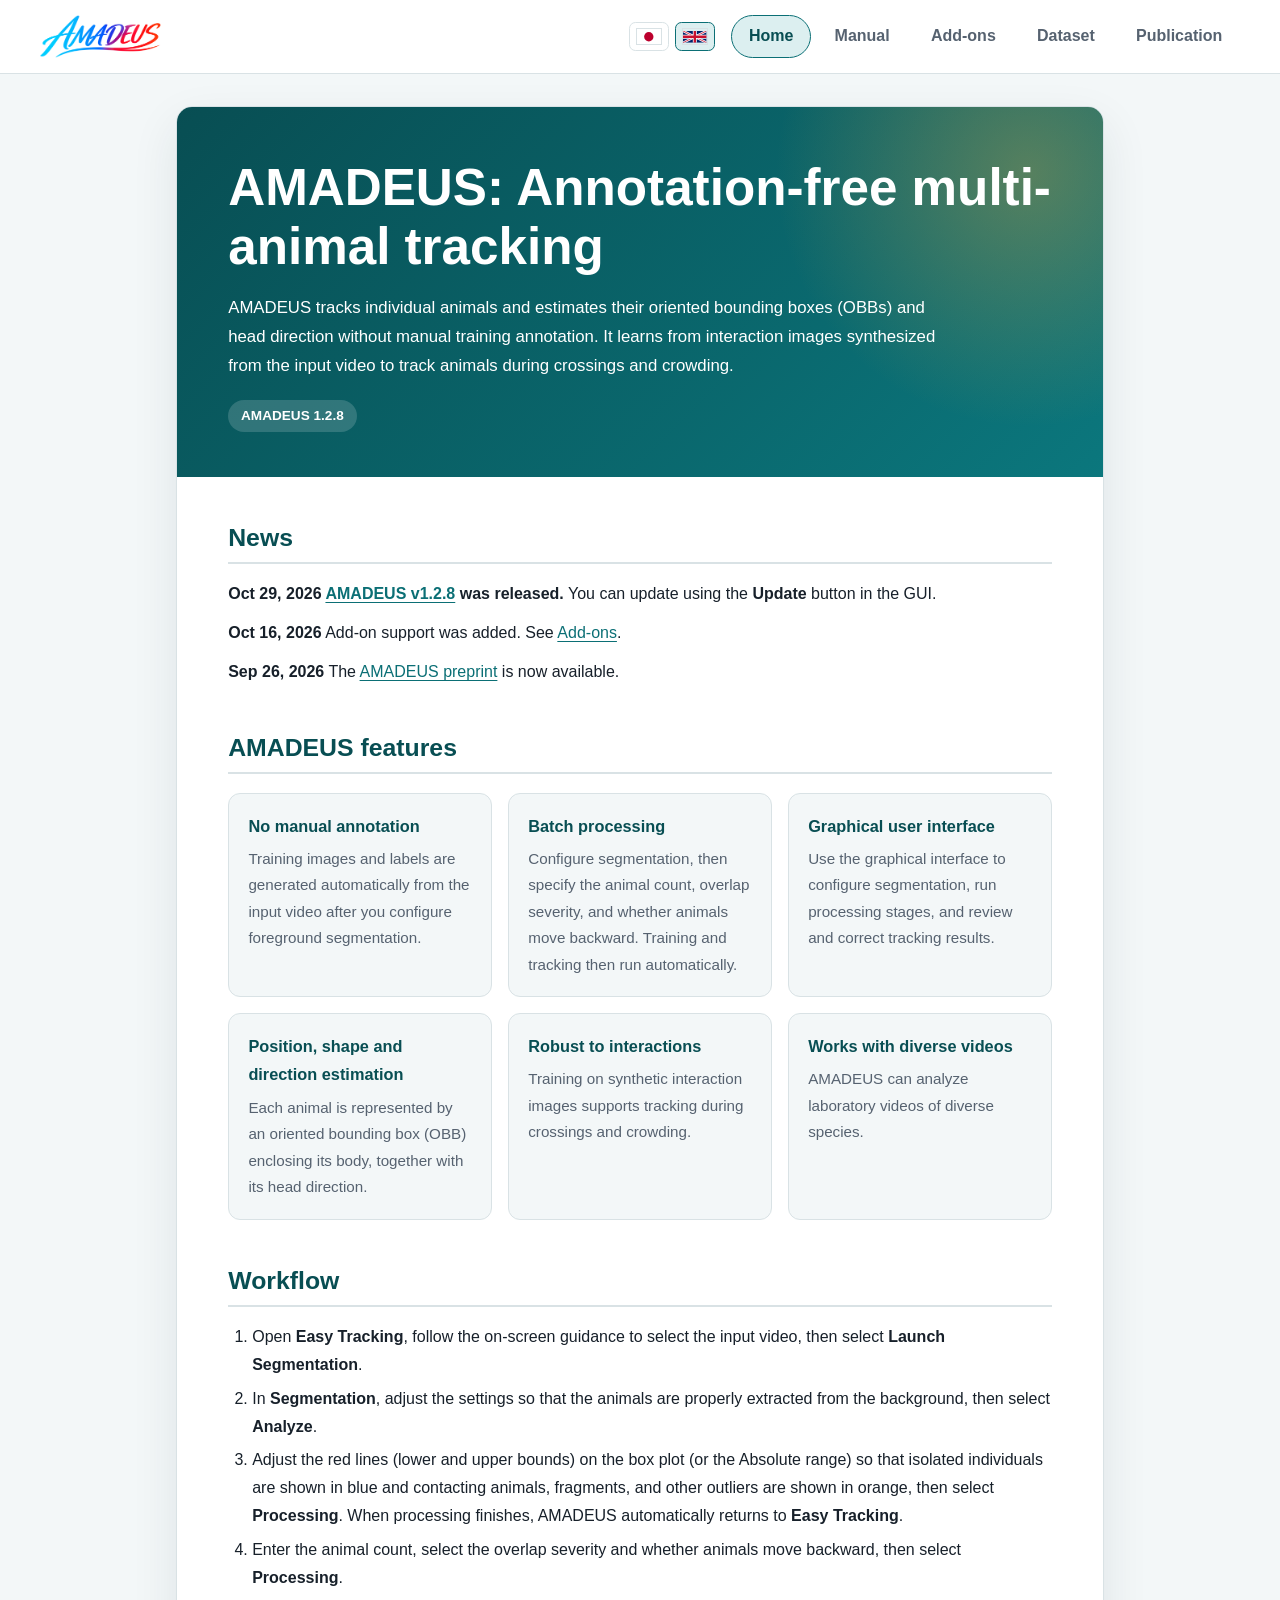
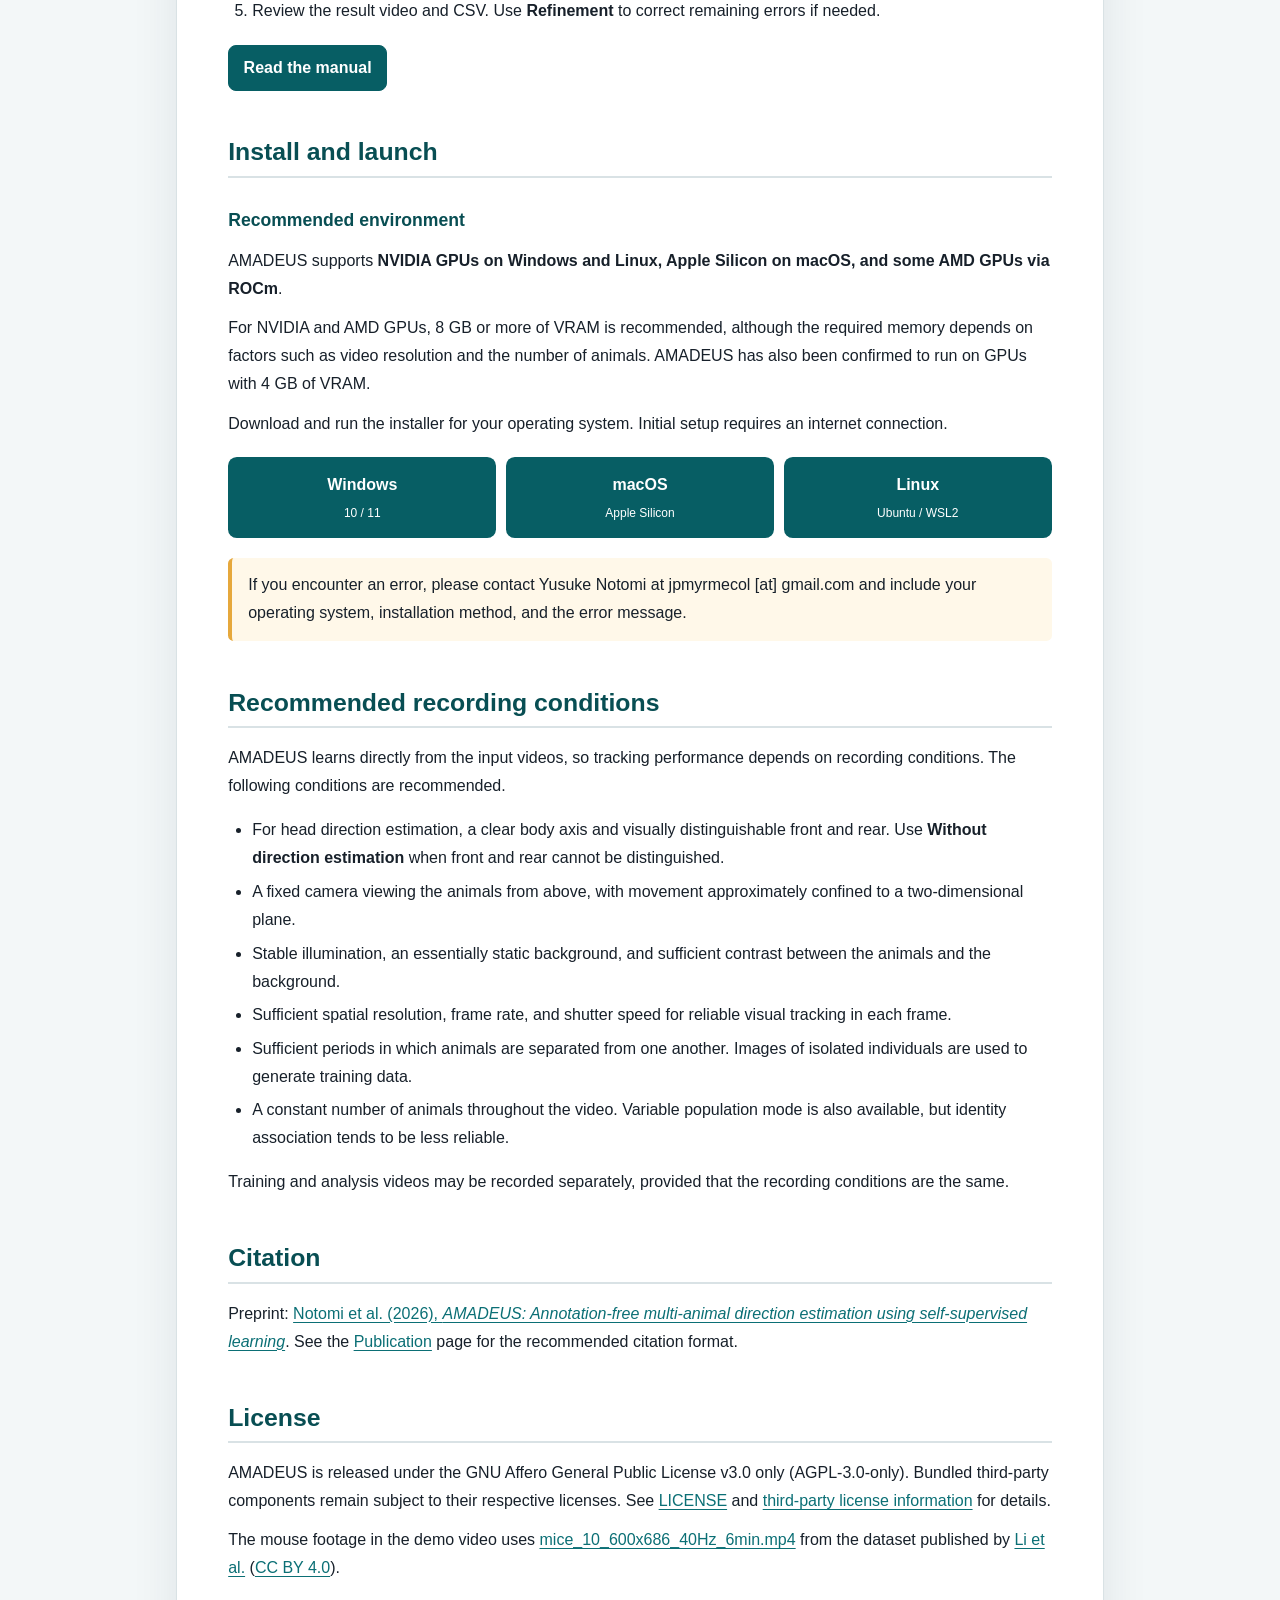
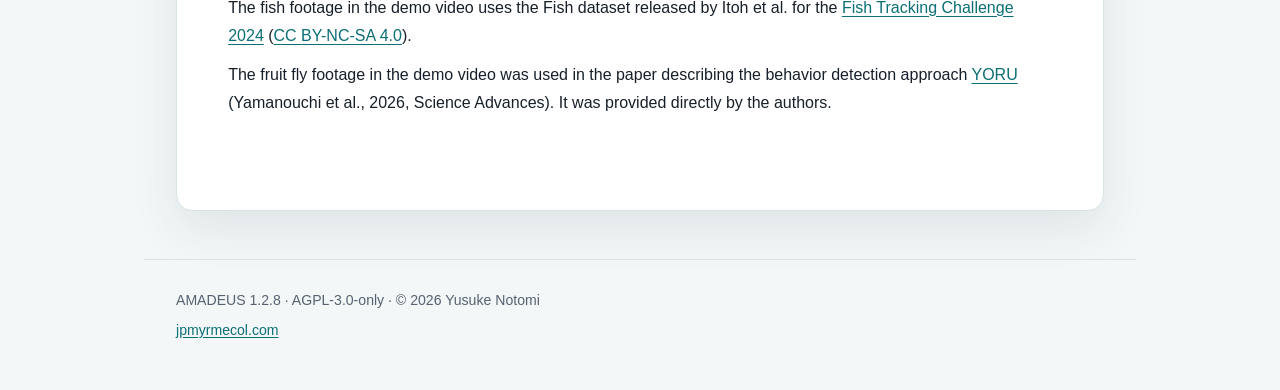
<file: index.html>
<!doctype html>
<html lang="en">
<head>
<meta charset="utf-8">
<meta name="viewport" content="width=device-width, initial-scale=1">
<script>
if (location.hostname === "jpmyrmecol.github.io") {
  location.replace("https://amadeus.jpmyrmecol.com"
    + location.pathname.replace(/^\/AMADEUS-site\/?/i, "/") + location.search + location.hash);
} else if (location.pathname.toLowerCase() === "/index.html") {
  location.replace("/" + location.search + location.hash);
}
</script>
<title>AMADEUS | Annotation-free multi-animal tracking software</title>
<meta name="description" content="AMADEUS is annotation-free multi-animal tracking software that estimates individual identity, body position, shape, and head direction without manual training annotation.">
<link rel="canonical" href="https://amadeus.jpmyrmecol.com/">
<link rel="alternate" hreflang="en" href="https://amadeus.jpmyrmecol.com/">
<link rel="alternate" hreflang="ja" href="https://amadeus.jpmyrmecol.com/jp/">
<link rel="alternate" hreflang="x-default" href="https://amadeus.jpmyrmecol.com/">
<script type="application/ld+json">
{
  "@context": "https://schema.org",
  "@graph": [
    {
      "@type": "WebSite",
      "@id": "https://amadeus.jpmyrmecol.com/#website",
      "url": "https://amadeus.jpmyrmecol.com/",
      "name": "AMADEUS",
      "alternateName": [
        "AMADEUS multi-animal tracking",
        "amadeus.jpmyrmecol.com"
      ]
    },
    {
      "@type": "SoftwareApplication",
      "@id": "https://amadeus.jpmyrmecol.com/#software",
      "name": "AMADEUS",
      "url": "https://amadeus.jpmyrmecol.com/",
      "applicationCategory": "Scientific application",
      "operatingSystem": [
        "Windows 10 / 11",
        "macOS (Apple Silicon)",
        "Ubuntu / WSL2"
      ],
      "softwareVersion": "1.2.8",
      "description": "Markerless multi-animal tracking software for laboratory videos that estimates oriented bounding boxes, head direction, and individual identities without manual training annotation or physical marking.",
      "license": "https://github.com/jpmyrmecol/AMADEUS/blob/main/LICENSE"
    },
    {
      "@type": "SoftwareSourceCode",
      "@id": "https://github.com/jpmyrmecol/AMADEUS",
      "name": "AMADEUS source code",
      "codeRepository": "https://github.com/jpmyrmecol/AMADEUS",
      "license": "https://github.com/jpmyrmecol/AMADEUS/blob/main/LICENSE",
      "targetProduct": {
        "@id": "https://amadeus.jpmyrmecol.com/#software"
      }
    }
  ]
}
</script>
<link rel="icon" href="assets/icon.png">
<link rel="stylesheet" href="site.css?v=6">
<link rel="stylesheet" href="install-tabs.css">
<link rel="stylesheet" href="/background-video.css?v=7">
<script src="/background-video.js?v=9" defer></script>
</head>
<body>
<a class="skip-link" href="#content">Skip to content</a>

<header class="topbar"><a class="topbar-brand" href="/"><img src="assets/wordmark.png" alt="AMADEUS" width="116" height="42"></a><div class="navgroup"><div class="langs" role="group" aria-label="Language"><a href="/jp/" lang="ja" hreflang="ja" title="日本語" aria-label="日本語"><svg viewBox="0 0 900 600" width="26" height="18" aria-hidden="true"><path fill="#fff" d="M0 0h900v600H0z"/><circle fill="#bc002d" cx="450" cy="300" r="180"/></svg></a><a href="/" lang="en" hreflang="en" title="English" aria-label="English" aria-current="true"><svg viewBox="0 0 60 30" width="26" height="18" aria-hidden="true"><clipPath id="uk-flag"><path d="M0 0h60v30H0z"/></clipPath><g clip-path="url(#uk-flag)"><path fill="#012169" d="M0 0h60v30H0z"/><path d="m0 0 60 30m0-30L0 30" stroke="#fff" stroke-width="6"/><path d="m0 0 60 30m0-30L0 30" stroke="#c8102e" stroke-width="2"/><path d="M30 0v30M0 15h60" stroke="#fff" stroke-width="10"/><path d="M30 0v30M0 15h60" stroke="#c8102e" stroke-width="6"/></g></svg></a></div><nav class="tabs" aria-label="Site sections"><a href="/" aria-current="page">Home</a><a href="Manual_EN.html">Manual</a><a href="/addons.html">Add-ons</a><a href="dataset.html">Dataset</a><a href="publication.html">Publication</a></nav></div></header>

<div class="wrap">
<main class="card" id="content">

  <div class="hero">
    <h1>AMADEUS: Annotation-free multi-animal tracking</h1>
    <p>AMADEUS tracks individual animals and estimates their oriented bounding boxes (OBBs) and head direction without manual training annotation. It learns from interaction images synthesized from the input video to track animals during crossings and crowding.</p>
    <a class="pill" href="https://github.com/jpmyrmecol/AMADEUS" target="_blank" rel="noopener noreferrer">AMADEUS 1.2.8</a>
  </div>

  <div class="site-mobile-demo">
    <video class="site-mobile-demo__video" autoplay muted loop playsinline preload="metadata" aria-label="AMADEUS mobile demonstration video"></video>
  </div>

  <div class="body">

  <section id="news">
    <h2>News</h2>
    <p><strong>Oct 29, 2026 <a href="https://github.com/jpmyrmecol/AMADEUS" target="_blank" rel="noopener noreferrer">AMADEUS v1.2.8</a> was released.</strong> You can update using the <strong>Update</strong> button in the GUI.</p>
    <p><strong>Oct 16, 2026</strong> Add-on support was added. See <a href="/addons.html">Add-ons</a>.</p>
    <p><strong>Sep 26, 2026</strong> The <a href="https://doi.org/10.64898/2026.09.19.752854" target="_blank" rel="noopener noreferrer">AMADEUS preprint</a> is now available.</p>
  </section>

  <section id="about">
    <h2>AMADEUS features</h2>
    <div class="cards">
      <article>
        <h3>No manual annotation</h3>
        <p>Training images and labels are generated automatically from the input video after you configure foreground segmentation.</p>
      </article>
      <article>
        <h3>Batch processing</h3>
        <p>Configure segmentation, then specify the animal count, overlap severity, and whether animals move backward. Training and tracking then run automatically.</p>
      </article>
      <article>
        <h3>Graphical user interface</h3>
        <p>Use the graphical interface to configure segmentation, run processing stages, and review and correct tracking results.</p>
      </article>
      <article>
        <h3>Position, shape and direction estimation</h3>
        <p>Each animal is represented by an oriented bounding box (OBB) enclosing its body, together with its head direction.</p>
      </article>
      <article>
        <h3>Robust to interactions</h3>
        <p>Training on synthetic interaction images supports tracking during crossings and crowding.</p>
      </article>
      <article>
        <h3>Works with diverse videos</h3>
        <p>AMADEUS can analyze laboratory videos of diverse species.</p>
      </article>
    </div>
  </section>

  <section id="workflow">
    <h2>Workflow</h2>
    <ol>
      <li>Open <strong>Easy Tracking</strong>, follow the on-screen guidance to select the input video, then select <strong>Launch Segmentation</strong>.</li>
      <li>In <strong>Segmentation</strong>, adjust the settings so that the animals are properly extracted from the background, then select <strong>Analyze</strong>.</li>
      <li>Adjust the red lines (lower and upper bounds) on the box plot (or the Absolute range) so that isolated individuals are shown in blue and contacting animals, fragments, and other outliers are shown in orange, then select <strong>Processing</strong>. When processing finishes, AMADEUS automatically returns to <strong>Easy Tracking</strong>.</li>
      <li>Enter the animal count, select the overlap severity and whether animals move backward, then select <strong>Processing</strong>.</li>
      <li>Review the result video and CSV. Use <strong>Refinement</strong> to correct remaining errors if needed.</li>
    </ol>
    <div class="links"><a class="primary" href="Manual_EN.html">Read the manual</a></div>
  </section>

  <section id="install">
    <h2>Install and launch</h2>
<h3>Recommended environment</h3>
<p>AMADEUS supports <strong>NVIDIA GPUs on Windows and Linux, Apple Silicon on macOS, and some AMD GPUs via ROCm</strong>.</p>
<p>For NVIDIA and AMD GPUs, 8 GB or more of VRAM is recommended, although the required memory depends on factors such as video resolution and the number of animals. AMADEUS has also been confirmed to run on GPUs with 4 GB of VRAM.</p>
<p>Download and run the installer for your operating system. Initial setup requires an internet connection.</p>
<div class="installer-downloads" role="group" aria-label="Installers by operating system">
<a href="AMADEUS-Setup.bat" download>Windows<span>10 / 11</span></a>
<a href="AMADEUS-Setup.command" download>macOS<span>Apple Silicon</span></a>
<a href="AMADEUS-Setup.sh" download>Linux<span>Ubuntu / WSL2</span></a>
</div>
<p class="note">If you encounter an error, please contact Yusuke Notomi at jpmyrmecol [at] gmail.com and include your operating system, installation method, and the error message.</p>

  </section>

  <section id="recording">
    <h2>Recommended recording conditions</h2>
<p>AMADEUS learns directly from the input videos, so tracking performance depends on recording conditions. The following conditions are recommended.</p>
<ul>
<li>For head direction estimation, a clear body axis and visually distinguishable front and rear. Use <strong>Without direction estimation</strong> when front and rear cannot be distinguished.</li>
<li>A fixed camera viewing the animals from above, with movement approximately confined to a two-dimensional plane.</li>
<li>Stable illumination, an essentially static background, and sufficient contrast between the animals and the background.</li>
<li>Sufficient spatial resolution, frame rate, and shutter speed for reliable visual tracking in each frame.</li>
<li>Sufficient periods in which animals are separated from one another. Images of isolated individuals are used to generate training data.</li>
<li>A constant number of animals throughout the video. Variable population mode is also available, but identity association tends to be less reliable.</li>
</ul>
<p>Training and analysis videos may be recorded separately, provided that the recording conditions are the same.</p>
  </section>

    <section id="cite">
    <h2>Citation</h2>
    <p>Preprint: <a href="https://doi.org/10.64898/2026.09.19.752854" target="_blank" rel="noopener noreferrer">Notomi et al. (2026), <em>AMADEUS: Annotation-free multi-animal direction estimation using self-supervised learning</em></a>. See the <a href="publication.html">Publication</a> page for the recommended citation format.</p>
    
  </section>

  <section id="license">
    <h2>License</h2>
    <p>AMADEUS is released under the GNU Affero General Public License v3.0 only (AGPL-3.0-only). Bundled third-party components remain subject to their respective licenses. See <a href="https://github.com/jpmyrmecol/AMADEUS/blob/main/LICENSE" target="_blank" rel="noopener noreferrer">LICENSE</a> and <a href="https://github.com/jpmyrmecol/AMADEUS/blob/main/THIRD_PARTY_NOTICES.md" target="_blank" rel="noopener noreferrer">third-party license information</a> for details.</p>
    <p>The mouse footage in the demo video uses <a href="https://doi.org/10.5281/zenodo.14580256" target="_blank" rel="noopener noreferrer">mice_10_600x686_40Hz_6min.mp4</a> from the dataset published by <a href="https://doi.org/10.1038/s41592-026-03051-8" target="_blank" rel="noopener noreferrer">Li et al.</a> (<a href="https://creativecommons.org/licenses/by/4.0/" target="_blank" rel="noopener noreferrer">CC BY 4.0</a>).</p>
    <p>The fish footage in the demo video uses the Fish dataset released by Itoh et al. for the <a href="https://ftc-2024.github.io/" target="_blank" rel="noopener noreferrer">Fish Tracking Challenge 2024</a> (<a href="https://creativecommons.org/licenses/by-nc-sa/4.0/" target="_blank" rel="noopener noreferrer">CC BY-NC-SA 4.0</a>).</p>
    <p>The fruit fly footage in the demo video was used in the paper describing the behavior detection approach <a href="https://doi.org/10.1126/sciadv.adw2109" target="_blank" rel="noopener noreferrer">YORU</a> (Yamanouchi et al., 2026, Science Advances). It was provided directly by the authors.</p>
  </section>

  </div>
</main>
</div>

<footer class="site">
  <p>AMADEUS 1.2.8 · AGPL-3.0-only · © 2026 Yusuke Notomi</p>
  <p><a href="https://jpmyrmecol.com/" target="_blank" rel="noopener noreferrer">jpmyrmecol.com</a></p>
</footer>
<!-- home-cache-refresh: 2026-09-14 -->
</body>
</html>
</file>
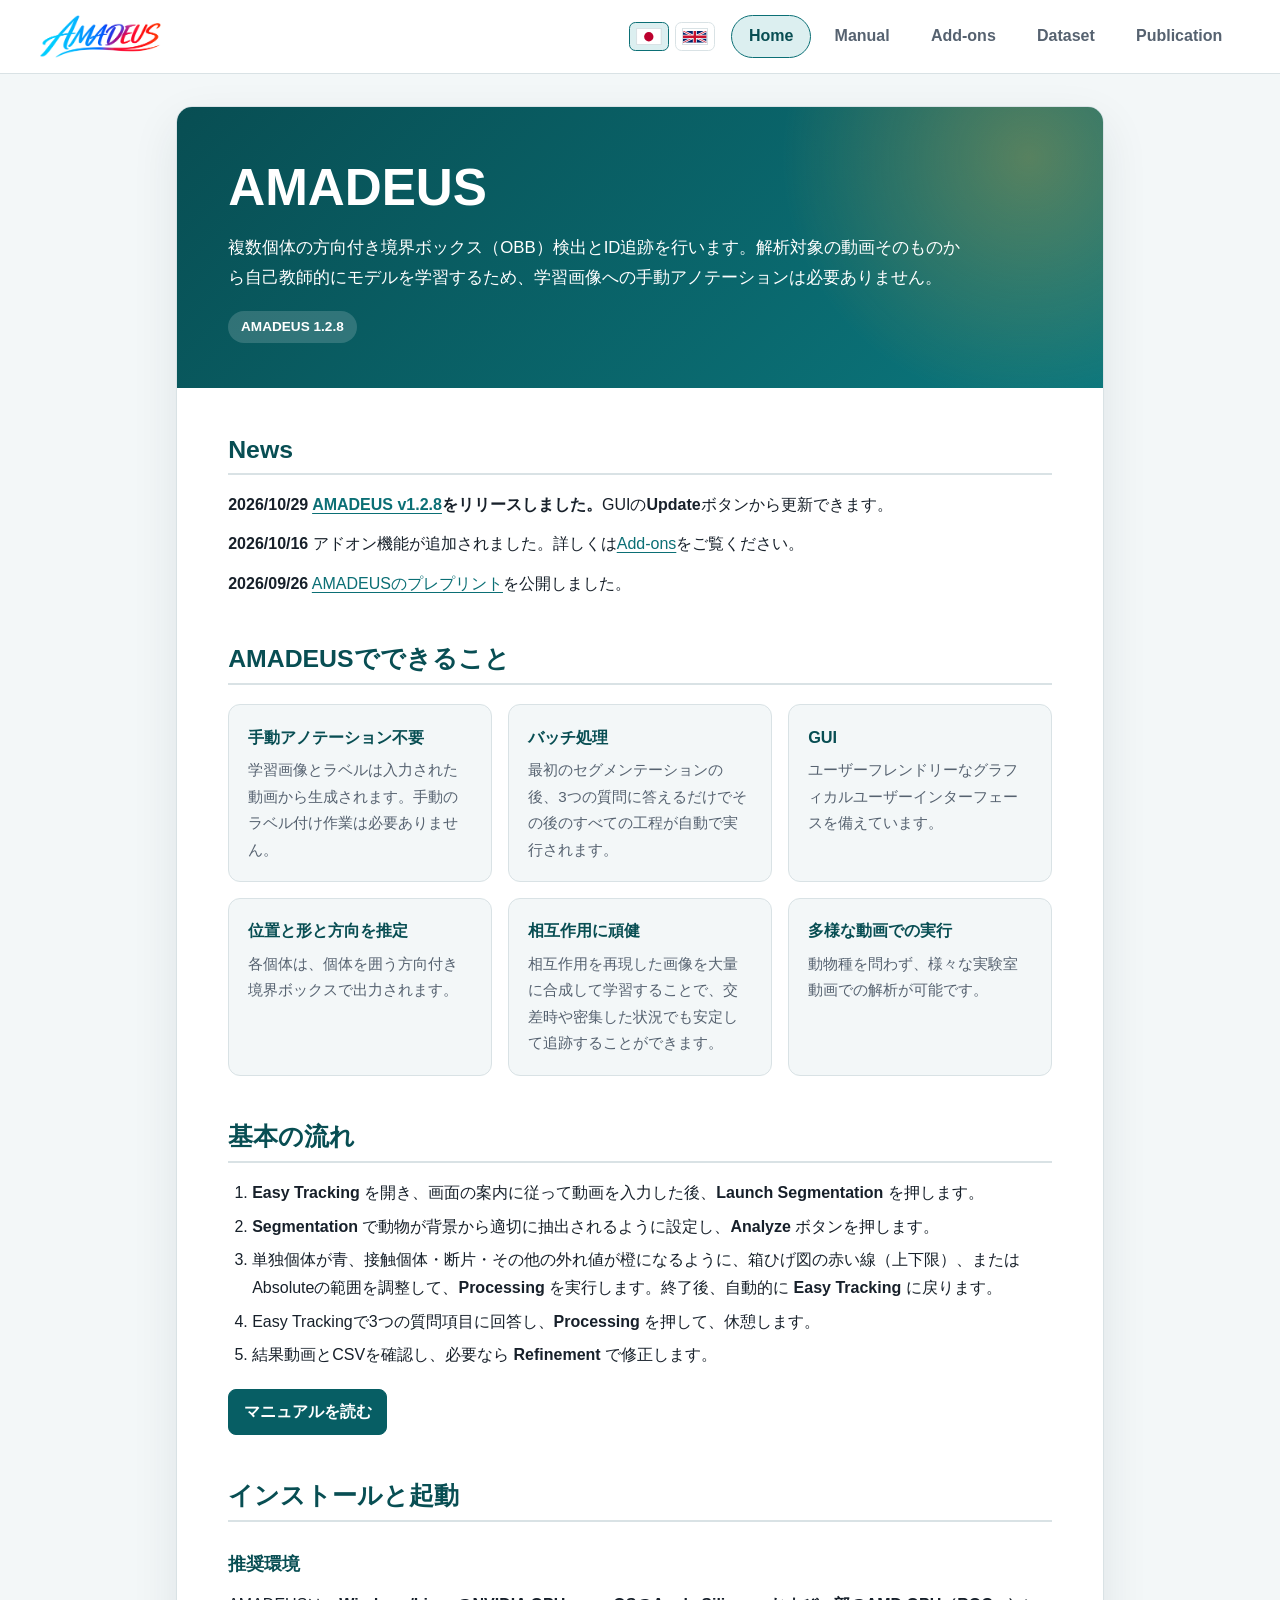
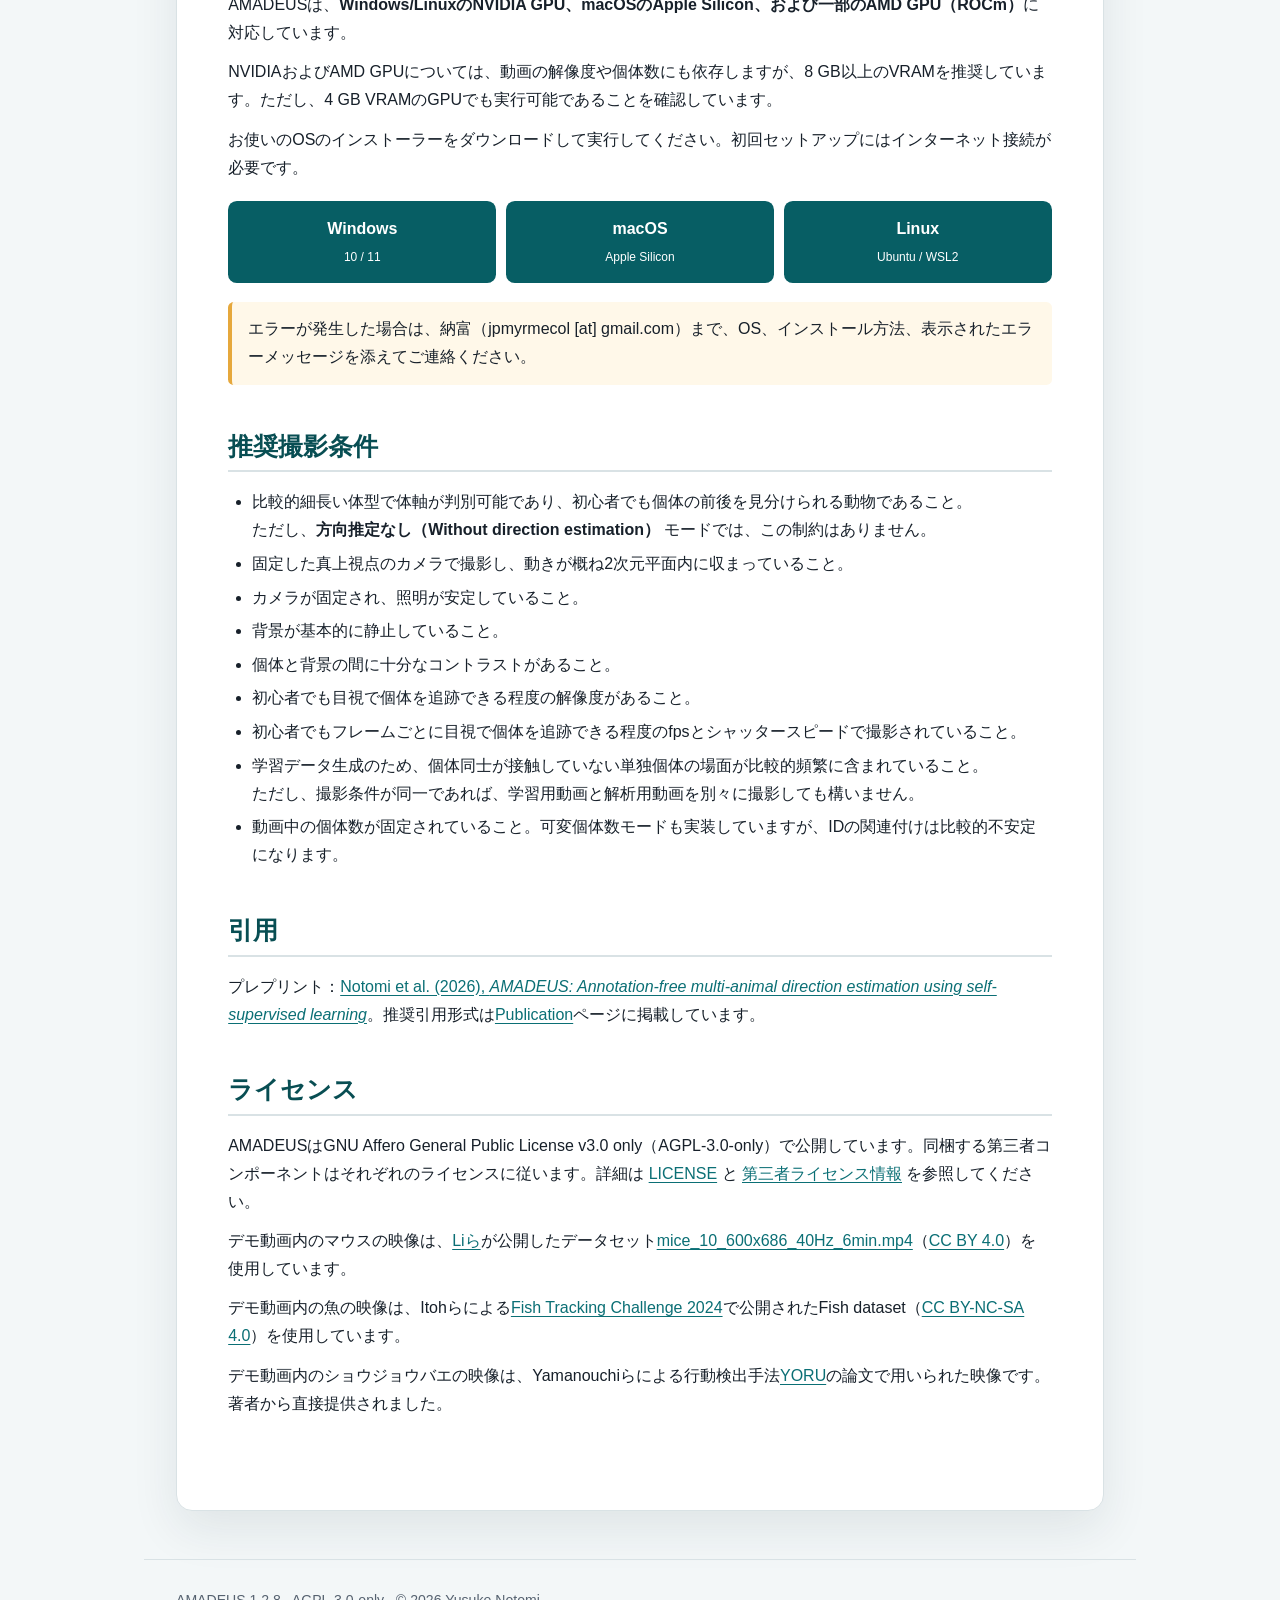
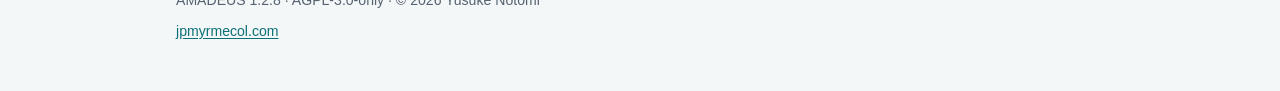
<file: jp/index.html>
<!doctype html>
<html lang="ja">
<head>
<meta charset="utf-8">
<meta name="viewport" content="width=device-width, initial-scale=1">
<script>
if (location.hostname === "jpmyrmecol.github.io") {
  location.replace("https://amadeus.jpmyrmecol.com"
    + location.pathname.replace(/^\/AMADEUS-site\/?/i, "/") + location.search + location.hash);
} else if (location.pathname.toLowerCase() === "/jp/index.html") {
  location.replace("/jp/" + location.search + location.hash);
}
</script>
<title>AMADEUS — 自己教師学習による複数個体トラッキング</title>
<meta name="description" content="AMADEUSは、解析動画そのものから自己教師的に学習し、複数個体の方向付き境界ボックス検出とID追跡を行います。学習画像への手動アノテーションは不要です。">
<link rel="canonical" href="https://amadeus.jpmyrmecol.com/jp/">
<link rel="alternate" hreflang="en" href="https://amadeus.jpmyrmecol.com/">
<link rel="alternate" hreflang="ja" href="https://amadeus.jpmyrmecol.com/jp/">
<link rel="alternate" hreflang="x-default" href="https://amadeus.jpmyrmecol.com/">
<link rel="icon" href="/assets/icon.png">
<link rel="stylesheet" href="/site.css?v=6">
<link rel="stylesheet" href="/install-tabs.css">
<link rel="stylesheet" href="/background-video.css?v=7">
<script src="/background-video.js?v=9" defer></script>
</head>
<body>
<a class="skip-link" href="#content">本文へ移動</a>

<header class="topbar"><a class="topbar-brand" href="/jp/"><img src="/assets/wordmark.png" alt="AMADEUS" width="116" height="42"></a><div class="navgroup"><div class="langs" role="group" aria-label="言語"><a href="/jp/" lang="ja" hreflang="ja" title="日本語" aria-label="日本語" aria-current="true"><svg viewBox="0 0 900 600" width="26" height="18" aria-hidden="true"><path fill="#fff" d="M0 0h900v600H0z"/><circle fill="#bc002d" cx="450" cy="300" r="180"/></svg></a><a href="/" lang="en" hreflang="en" title="English" aria-label="English"><svg viewBox="0 0 60 30" width="26" height="18" aria-hidden="true"><clipPath id="uk-flag"><path d="M0 0h60v30H0z"/></clipPath><g clip-path="url(#uk-flag)"><path fill="#012169" d="M0 0h60v30H0z"/><path d="m0 0 60 30m0-30L0 30" stroke="#fff" stroke-width="6"/><path d="m0 0 60 30m0-30L0 30" stroke="#c8102e" stroke-width="2"/><path d="M30 0v30M0 15h60" stroke="#fff" stroke-width="10"/><path d="M30 0v30M0 15h60" stroke="#c8102e" stroke-width="6"/></g></svg></a></div><nav class="tabs" aria-label="サイト内メニュー"><a href="/jp/" aria-current="page">Home</a><a href="/jp/manual.html">Manual</a><a href="/jp/addons.html">Add-ons</a><a href="/jp/dataset.html">Dataset</a><a href="/jp/publication.html">Publication</a></nav></div></header>

<div class="wrap">
<main class="card" id="content">

  <div class="hero">
    <h1>AMADEUS</h1>
    <p>複数個体の方向付き境界ボックス（OBB）検出とID追跡を行います。解析対象の動画そのものから自己教師的にモデルを学習するため、学習画像への手動アノテーションは必要ありません。</p>
    <a class="pill" href="https://github.com/jpmyrmecol/AMADEUS" target="_blank" rel="noopener noreferrer">AMADEUS 1.2.8</a>
  </div>

  <div class="site-mobile-demo">
    <video class="site-mobile-demo__video" autoplay muted loop playsinline preload="metadata" aria-label="AMADEUSのモバイルデモ動画"></video>
  </div>

  <div class="body">

  <section id="news">
    <h2>News</h2>
    <p><strong>2026/10/29 <a href="https://github.com/jpmyrmecol/AMADEUS" target="_blank" rel="noopener noreferrer">AMADEUS v1.2.8</a>をリリースしました。</strong>GUIの<strong>Update</strong>ボタンから更新できます。</p>
    <p><strong>2026/10/16</strong> アドオン機能が追加されました。詳しくは<a href="/jp/addons.html">Add-ons</a>をご覧ください。</p>
    <p><strong>2026/09/26</strong> <a href="https://doi.org/10.64898/2026.09.19.752854" target="_blank" rel="noopener noreferrer">AMADEUSのプレプリント</a>を公開しました。</p>
  </section>

  <section id="about">
    <h2>AMADEUSでできること</h2>
    <div class="cards">
      <article>
        <h3>手動アノテーション不要</h3>
        <p>学習画像とラベルは入力された動画から生成されます。手動のラベル付け作業は必要ありません。</p>
      </article>
      <article>
        <h3>バッチ処理</h3>
        <p>最初のセグメンテーションの後、3つの質問に答えるだけでその後のすべての工程が自動で実行されます。</p>
      </article>
      <article>
        <h3>GUI</h3>
        <p>ユーザーフレンドリーなグラフィカルユーザーインターフェースを備えています。</p>
      </article>
      <article>
        <h3>位置と形と方向を推定</h3>
        <p>各個体は、個体を囲う方向付き境界ボックスで出力されます。</p>
      </article>
      <article>
        <h3>相互作用に頑健</h3>
        <p>相互作用を再現した画像を大量に合成して学習することで、交差時や密集した状況でも安定して追跡することができます。</p>
      </article>
      <article>
        <h3>多様な動画での実行</h3>
        <p>動物種を問わず、様々な実験室動画での解析が可能です。</p>
      </article>
    </div>
  </section>

  <section id="workflow">
    <h2>基本の流れ</h2>
    <ol>
      <li><strong>Easy Tracking</strong> を開き、画面の案内に従って動画を入力した後、<strong>Launch Segmentation</strong> を押します。</li>
      <li><strong>Segmentation</strong> で動物が背景から適切に抽出されるように設定し、<strong>Analyze</strong> ボタンを押します。</li>
      <li>単独個体が青、接触個体・断片・その他の外れ値が橙になるように、箱ひげ図の赤い線（上下限）、またはAbsoluteの範囲を調整して、<strong>Processing</strong> を実行します。終了後、自動的に <strong>Easy Tracking</strong> に戻ります。</li>
      <li>Easy Trackingで3つの質問項目に回答し、<strong>Processing</strong> を押して、休憩します。</li>
      <li>結果動画とCSVを確認し、必要なら <strong>Refinement</strong> で修正します。</li>
    </ol>
    <div class="links"><a class="primary" href="/jp/manual.html">マニュアルを読む</a></div>
  </section>

  <section id="install">
    <h2>インストールと起動</h2>
<h3>推奨環境</h3>
<p>AMADEUSは、<strong>Windows/LinuxのNVIDIA GPU、macOSのApple Silicon、および一部のAMD GPU（ROCm）</strong>に対応しています。</p>
<p>NVIDIAおよびAMD GPUについては、動画の解像度や個体数にも依存しますが、8 GB以上のVRAMを推奨しています。ただし、4 GB VRAMのGPUでも実行可能であることを確認しています。</p>
<p>お使いのOSのインストーラーをダウンロードして実行してください。初回セットアップにはインターネット接続が必要です。</p>
<div class="installer-downloads" role="group" aria-label="OS別インストーラー">
<a href="/AMADEUS-Setup.bat" download>Windows<span>10 / 11</span></a>
<a href="/AMADEUS-Setup.command" download>macOS<span>Apple Silicon</span></a>
<a href="/AMADEUS-Setup.sh" download>Linux<span>Ubuntu / WSL2</span></a>
</div>
<p class="note">エラーが発生した場合は、納富（jpmyrmecol [at] gmail.com）まで、OS、インストール方法、表示されたエラーメッセージを添えてご連絡ください。</p>

  </section>

  <section id="recording">
    <h2>推奨撮影条件</h2>
    <ul>
      <li>比較的細長い体型で体軸が判別可能であり、初心者でも個体の前後を見分けられる動物であること。<br>ただし、<strong>方向推定なし（Without direction estimation）</strong> モードでは、この制約はありません。</li>
      <li>固定した真上視点のカメラで撮影し、動きが概ね2次元平面内に収まっていること。</li>
      <li>カメラが固定され、照明が安定していること。</li>
      <li>背景が基本的に静止していること。</li>
      <li>個体と背景の間に十分なコントラストがあること。</li>
      <li>初心者でも目視で個体を追跡できる程度の解像度があること。</li>
      <li>初心者でもフレームごとに目視で個体を追跡できる程度のfpsとシャッタースピードで撮影されていること。</li>
      <li>学習データ生成のため、個体同士が接触していない単独個体の場面が比較的頻繁に含まれていること。<br>ただし、撮影条件が同一であれば、学習用動画と解析用動画を別々に撮影しても構いません。</li>
      <li>動画中の個体数が固定されていること。可変個体数モードも実装していますが、IDの関連付けは比較的不安定になります。</li>
    </ul>
  </section>

    <section id="cite">
    <h2>引用</h2>
    <p>プレプリント：<a href="https://doi.org/10.64898/2026.09.19.752854" target="_blank" rel="noopener noreferrer">Notomi et al. (2026), <em>AMADEUS: Annotation-free multi-animal direction estimation using self-supervised learning</em></a>。推奨引用形式は<a href="/jp/publication.html">Publication</a>ページに掲載しています。</p>
  </section>

  <section id="license">
    <h2>ライセンス</h2>
    <p>AMADEUSはGNU Affero General Public License v3.0 only（AGPL-3.0-only）で公開しています。同梱する第三者コンポーネントはそれぞれのライセンスに従います。詳細は <a href="https://github.com/jpmyrmecol/AMADEUS/blob/main/LICENSE" target="_blank" rel="noopener noreferrer">LICENSE</a> と <a href="https://github.com/jpmyrmecol/AMADEUS/blob/main/THIRD_PARTY_NOTICES.md" target="_blank" rel="noopener noreferrer">第三者ライセンス情報</a> を参照してください。</p>
    <p>デモ動画内のマウスの映像は、<a href="https://doi.org/10.1038/s41592-026-03051-8" target="_blank" rel="noopener noreferrer">Liら</a>が公開したデータセット<a href="https://doi.org/10.5281/zenodo.14580256" target="_blank" rel="noopener noreferrer">mice_10_600x686_40Hz_6min.mp4</a>（<a href="https://creativecommons.org/licenses/by/4.0/" target="_blank" rel="noopener noreferrer">CC BY 4.0</a>）を使用しています。</p>
    <p>デモ動画内の魚の映像は、Itohらによる<a href="https://ftc-2024.github.io/" target="_blank" rel="noopener noreferrer">Fish Tracking Challenge 2024</a>で公開されたFish dataset（<a href="https://creativecommons.org/licenses/by-nc-sa/4.0/" target="_blank" rel="noopener noreferrer">CC BY-NC-SA 4.0</a>）を使用しています。</p>
    <p>デモ動画内のショウジョウバエの映像は、Yamanouchiらによる行動検出手法<a href="https://doi.org/10.1126/sciadv.adw2109" target="_blank" rel="noopener noreferrer">YORU</a>の論文で用いられた映像です。著者から直接提供されました。</p>
  </section>

  </div>
</main>
</div>

<footer class="site">
  <p>AMADEUS 1.2.8 · AGPL-3.0-only · © 2026 Yusuke Notomi</p>
  <p><a href="https://jpmyrmecol.com/" target="_blank" rel="noopener noreferrer">jpmyrmecol.com</a></p>
</footer>
<!-- home-cache-refresh: 2026-09-14 -->
</body>
</html>
</file>
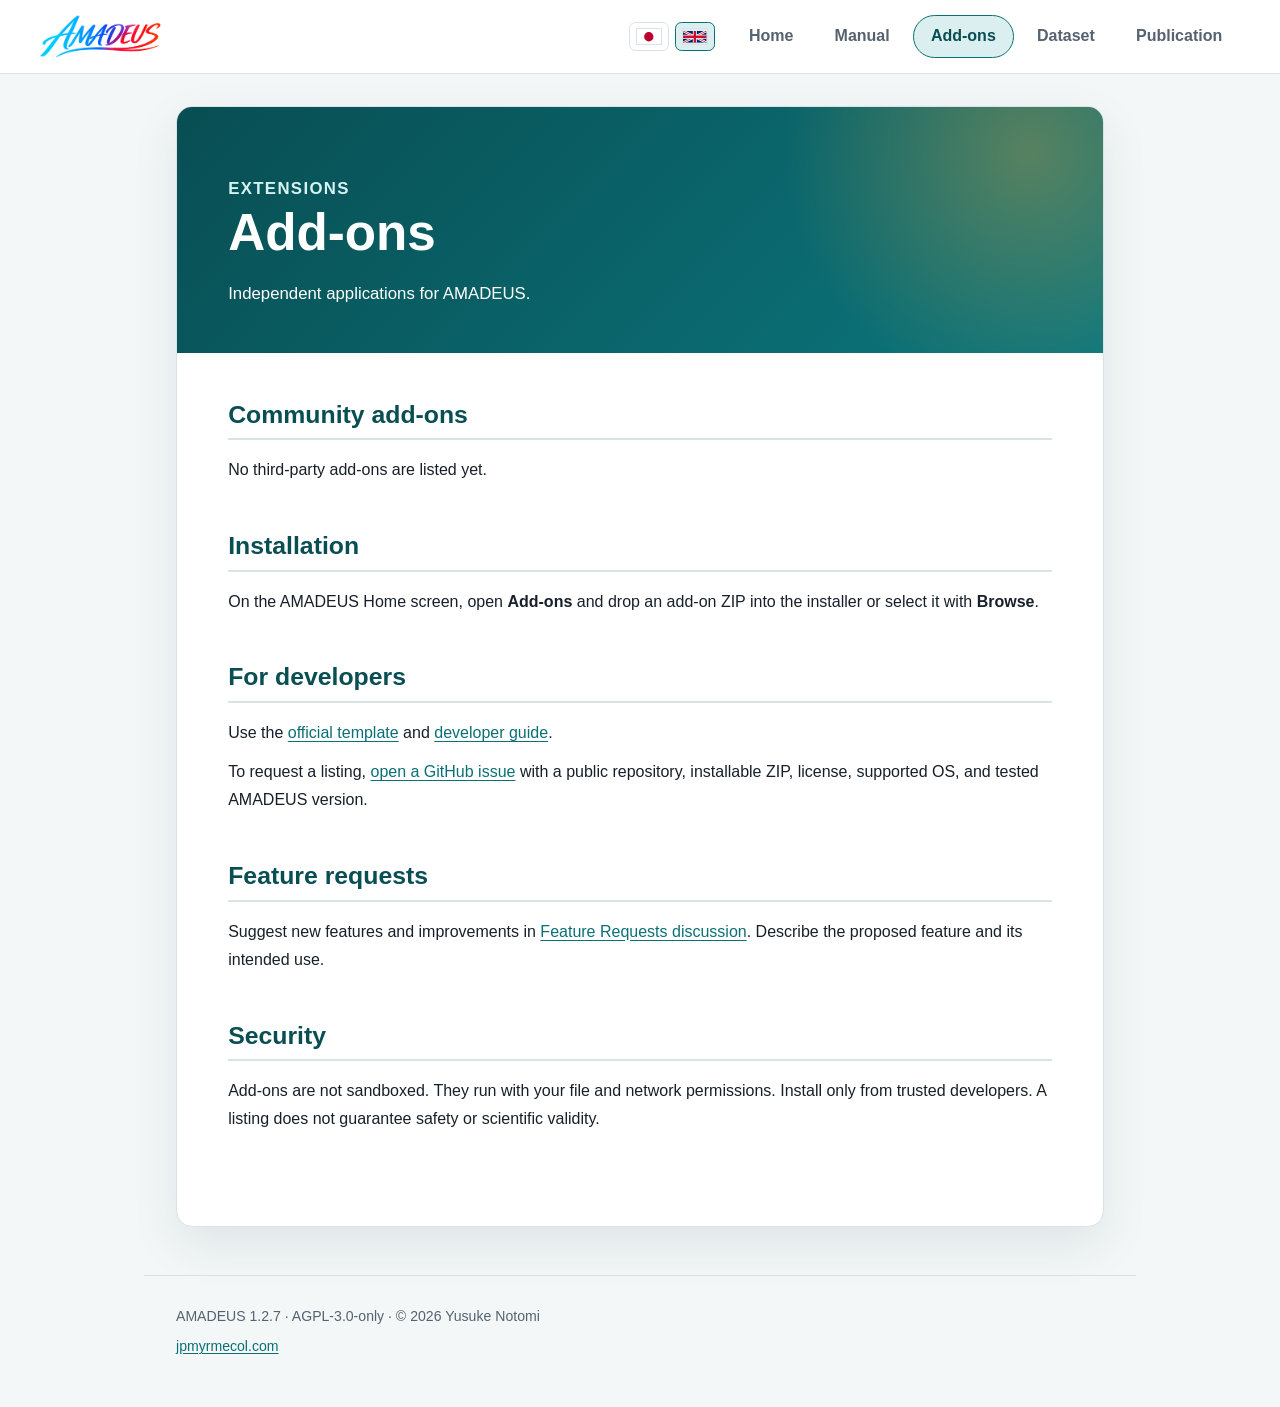
<file: addons.html>
<!doctype html>
<html lang="en">
<head>
<meta charset="utf-8">
<meta name="viewport" content="width=device-width, initial-scale=1">
<script>
if (location.hostname === "jpmyrmecol.github.io") {
  location.replace("https://amadeus.jpmyrmecol.com"
    + location.pathname.replace(/^\/AMADEUS-site\/?/i, "/") + location.search + location.hash);
}
</script>
<title>Add-ons — AMADEUS</title>
<meta name="description" content="Find AMADEUS add-ons and developer resources.">
<link rel="canonical" href="https://amadeus.jpmyrmecol.com/addons.html">
<link rel="alternate" hreflang="en" href="https://amadeus.jpmyrmecol.com/addons.html">
<link rel="alternate" hreflang="ja" href="https://amadeus.jpmyrmecol.com/jp/addons.html">
<link rel="alternate" hreflang="x-default" href="https://amadeus.jpmyrmecol.com/addons.html">
<link rel="icon" href="assets/icon.png">
<link rel="stylesheet" href="site.css?v=6">
<link rel="stylesheet" href="/background-video.css?v=7">
<script src="/background-video.js?v=9" defer></script>
</head>
<body>
<a class="skip-link" href="#content">Skip to content</a>

<header class="topbar"><a class="topbar-brand" href="/"><img src="assets/wordmark.png" alt="AMADEUS" width="116" height="42"></a><div class="navgroup"><div class="langs" role="group" aria-label="Language"><a href="/jp/addons.html" lang="ja" hreflang="ja" title="日本語" aria-label="日本語"><svg viewBox="0 0 900 600" width="26" height="18" aria-hidden="true"><path fill="#fff" d="M0 0h900v600H0z"/><circle fill="#bc002d" cx="450" cy="300" r="180"/></svg></a><a href="/addons.html" lang="en" hreflang="en" title="English" aria-label="English" aria-current="true"><svg viewBox="0 0 60 30" width="26" height="18" aria-hidden="true"><clipPath id="uk-flag"><path d="M0 0h60v30H0z"/></clipPath><g clip-path="url(#uk-flag)"><path fill="#012169" d="M0 0h60v30H0z"/><path d="m0 0 60 30m0-30L0 30" stroke="#fff" stroke-width="6"/><path d="m0 0 60 30m0-30L0 30" stroke="#c8102e" stroke-width="2"/><path d="M30 0v30M0 15h60" stroke="#fff" stroke-width="10"/><path d="M30 0v30M0 15h60" stroke="#c8102e" stroke-width="6"/></g></svg></a></div><nav class="tabs" aria-label="Site sections"><a href="/">Home</a><a href="Manual_EN.html">Manual</a><a href="/addons.html" aria-current="page">Add-ons</a><a href="dataset.html">Dataset</a><a href="publication.html">Publication</a></nav></div></header>


<div class="wrap">
<main class="card" id="content">
  <div class="hero">
    <p class="eyebrow">Extensions</p>
    <h1>Add-ons</h1>
    <p>Independent applications for AMADEUS.</p>
  </div>

  <div class="body">
  <section id="community">
    <h2>Community add-ons</h2>
    <p>No third-party add-ons are listed yet.</p>
  </section>
  <section id="installation">
    <h2>Installation</h2>
    <p>On the AMADEUS Home screen, open <strong>Add-ons</strong> and drop an add-on ZIP into the installer or select it with <strong>Browse</strong>.</p>
  </section>
  <section id="developers">
    <h2>For developers</h2>
    <p>Use the <a href="https://github.com/jpmyrmecol/AMADEUS-Addon-Template" target="_blank" rel="noopener noreferrer">official template</a> and <a href="https://github.com/jpmyrmecol/AMADEUS/blob/main/tools/ADDONS.md" target="_blank" rel="noopener noreferrer">developer guide</a>.</p>
    <p>To request a listing, <a href="https://github.com/jpmyrmecol/AMADEUS-site/issues/new" target="_blank" rel="noopener noreferrer">open a GitHub issue</a> with a public repository, installable ZIP, license, supported OS, and tested AMADEUS version.</p>
  </section>
    <section id="feature-requests">
    <h2>Feature requests</h2>
    <p>Suggest new features and improvements in <a href="https://github.com/jpmyrmecol/AMADEUS/discussions/19" target="_blank" rel="noopener noreferrer">Feature Requests discussion</a>. Describe the proposed feature and its intended use.</p>
  </section>

  <section id="security">
    <h2>Security</h2>
    <p>Add-ons are not sandboxed. They run with your file and network permissions. Install only from trusted developers. A listing does not guarantee safety or scientific validity.</p>
  </section>
  </div>
</main>
</div>

<footer class="site">
  <p>AMADEUS 1.2.7 · AGPL-3.0-only · © 2026 Yusuke Notomi</p>
  <p><a href="https://jpmyrmecol.com/" target="_blank" rel="noopener noreferrer">jpmyrmecol.com</a></p>
</footer>
</body>
</html>
</file>
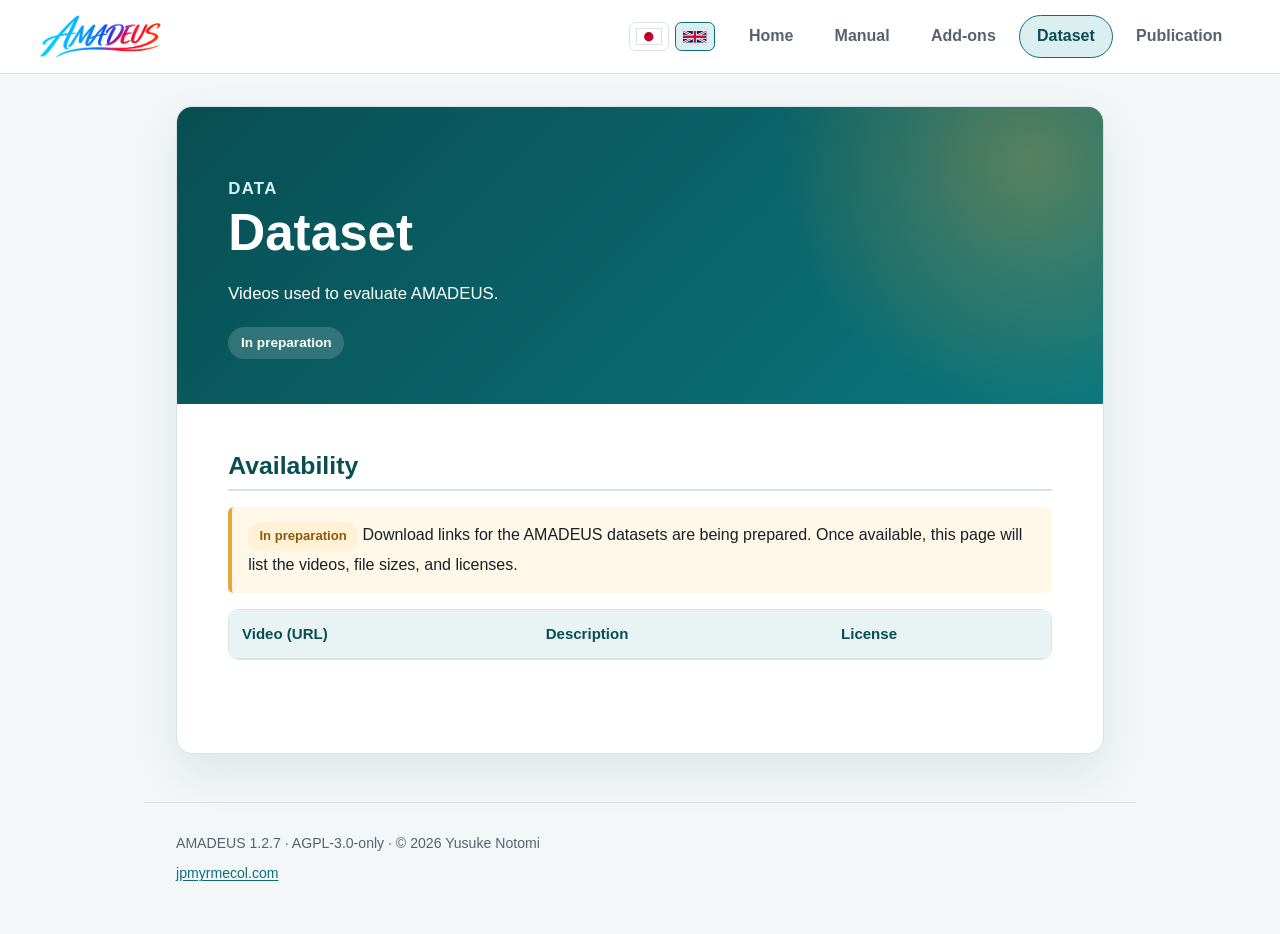
<file: dataset.html>
<!doctype html>
<html lang="en">
<head>
<meta charset="utf-8">
<meta name="viewport" content="width=device-width, initial-scale=1">
<script>
if (location.hostname === "jpmyrmecol.github.io") {
  location.replace("https://amadeus.jpmyrmecol.com"
    + location.pathname.replace(/^\/AMADEUS-site\/?/i, "/") + location.search + location.hash);
}
</script>
<title>Dataset — AMADEUS</title>
<meta name="description" content="Videos used to evaluate AMADEUS.">
<link rel="canonical" href="https://amadeus.jpmyrmecol.com/dataset.html">
<link rel="alternate" hreflang="en" href="https://amadeus.jpmyrmecol.com/dataset.html">
<link rel="alternate" hreflang="ja" href="https://amadeus.jpmyrmecol.com/jp/dataset.html">
<link rel="alternate" hreflang="x-default" href="https://amadeus.jpmyrmecol.com/dataset.html">
<link rel="icon" href="assets/icon.png">
<link rel="stylesheet" href="site.css?v=6">
<link rel="stylesheet" href="/background-video.css?v=7">
<script src="/background-video.js?v=9" defer></script>
</head>
<body>
<a class="skip-link" href="#content">Skip to content</a>

<header class="topbar"><a class="topbar-brand" href="/"><img src="assets/wordmark.png" alt="AMADEUS" width="116" height="42"></a><div class="navgroup"><div class="langs" role="group" aria-label="Language"><a href="/jp/dataset.html" lang="ja" hreflang="ja" title="日本語" aria-label="日本語"><svg viewBox="0 0 900 600" width="26" height="18" aria-hidden="true"><path fill="#fff" d="M0 0h900v600H0z"/><circle fill="#bc002d" cx="450" cy="300" r="180"/></svg></a><a href="dataset.html" lang="en" hreflang="en" title="English" aria-label="English" aria-current="true"><svg viewBox="0 0 60 30" width="26" height="18" aria-hidden="true"><clipPath id="uk-flag"><path d="M0 0h60v30H0z"/></clipPath><g clip-path="url(#uk-flag)"><path fill="#012169" d="M0 0h60v30H0z"/><path d="m0 0 60 30m0-30L0 30" stroke="#fff" stroke-width="6"/><path d="m0 0 60 30m0-30L0 30" stroke="#c8102e" stroke-width="2"/><path d="M30 0v30M0 15h60" stroke="#fff" stroke-width="10"/><path d="M30 0v30M0 15h60" stroke="#c8102e" stroke-width="6"/></g></svg></a></div><nav class="tabs" aria-label="Site sections"><a href="/">Home</a><a href="Manual_EN.html">Manual</a><a href="/addons.html">Add-ons</a><a href="dataset.html" aria-current="page">Dataset</a><a href="publication.html">Publication</a></nav></div></header>

<div class="wrap">
<main class="card" id="content">

  <div class="hero">
    <p class="eyebrow">Data</p>
    <h1>Dataset</h1>
    <p>Videos used to evaluate AMADEUS.</p>
    <span class="pill">In preparation</span>
  </div>

  <div class="body">

  <section id="availability">
    <h2>Availability</h2>
    <p class="note"><span class="status">In preparation</span> Download links for the AMADEUS datasets are being prepared. Once available, this page will list the videos, file sizes, and licenses.</p>
    <div class="table-wrap"><table>
      <thead><tr><th>Video (URL)</th><th>Description</th><th>License</th></tr></thead>
      <tbody></tbody>
    </table></div>
  </section>

  </div>
</main>
</div>

<footer class="site">
  <p>AMADEUS 1.2.7 · AGPL-3.0-only · © 2026 Yusuke Notomi</p>
  <p><a href="https://jpmyrmecol.com/" target="_blank" rel="noopener noreferrer">jpmyrmecol.com</a></p>
</footer>
</body>
</html>
</file>
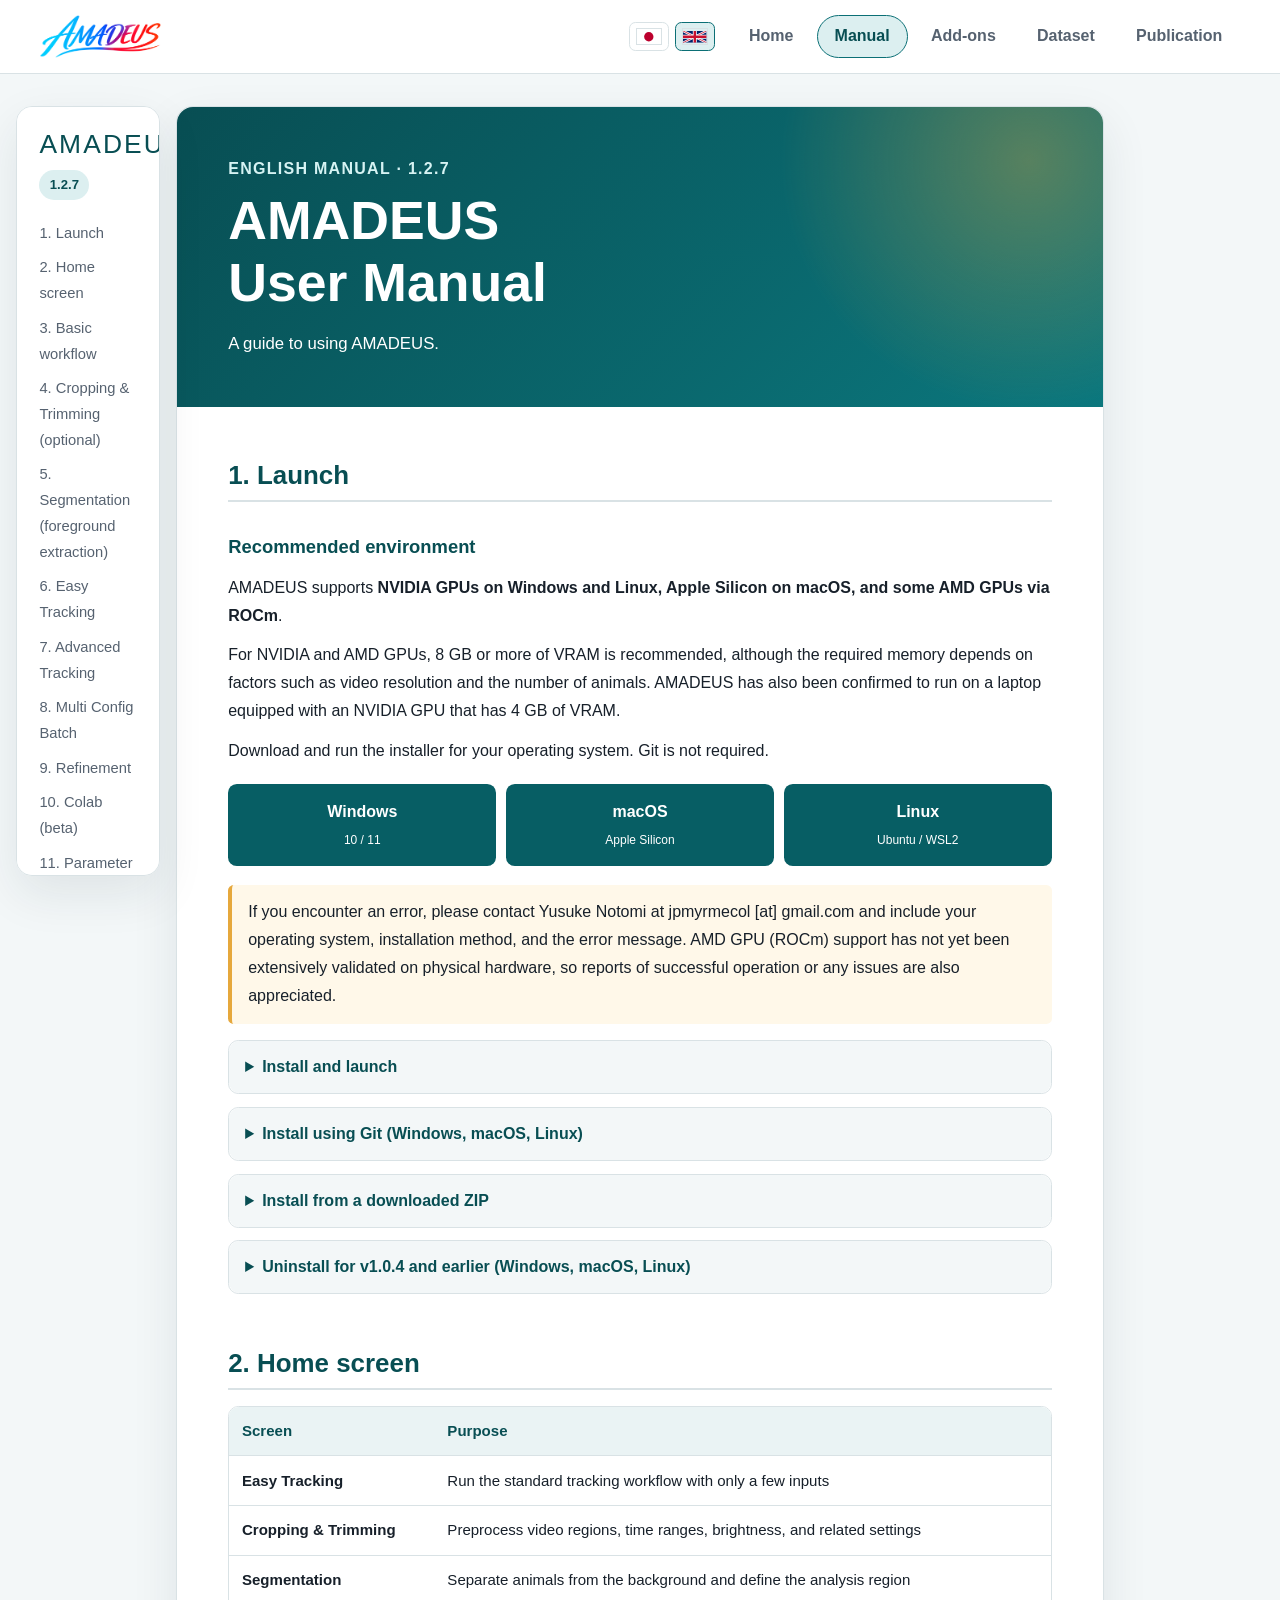
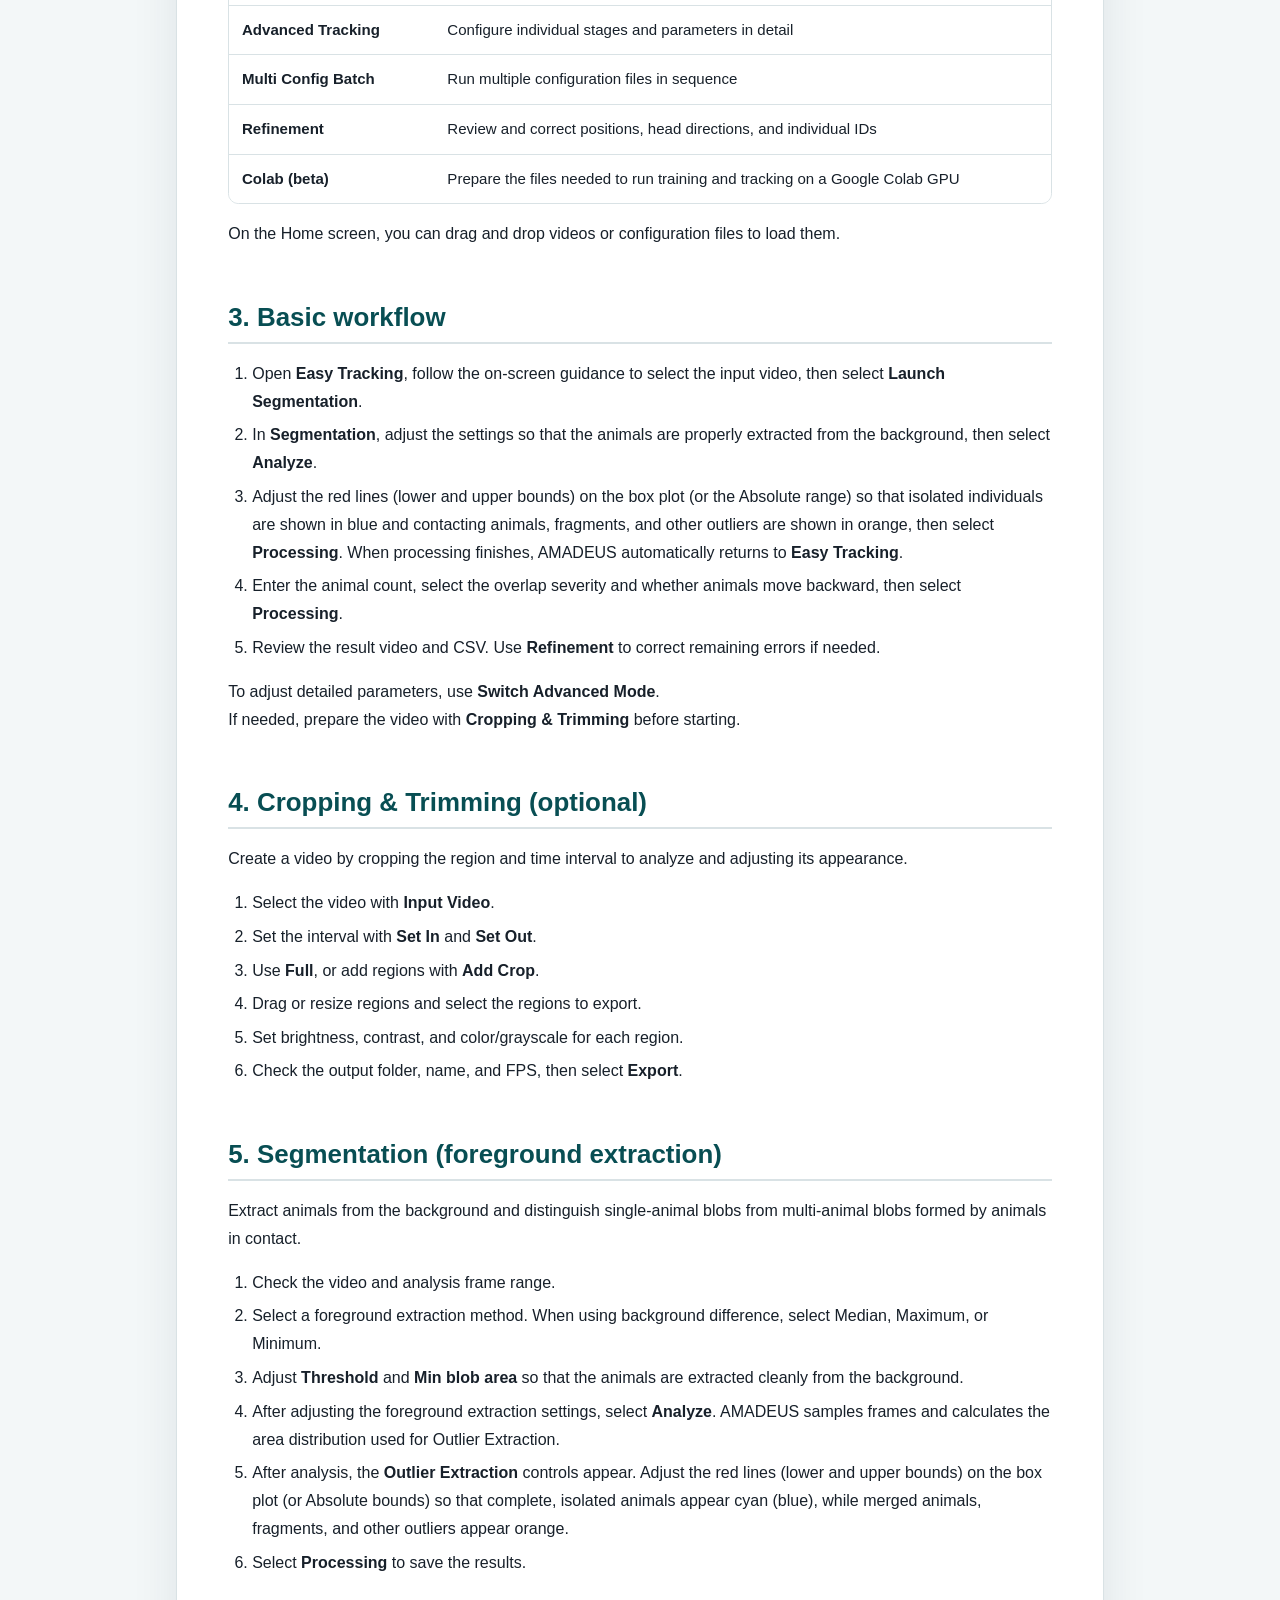
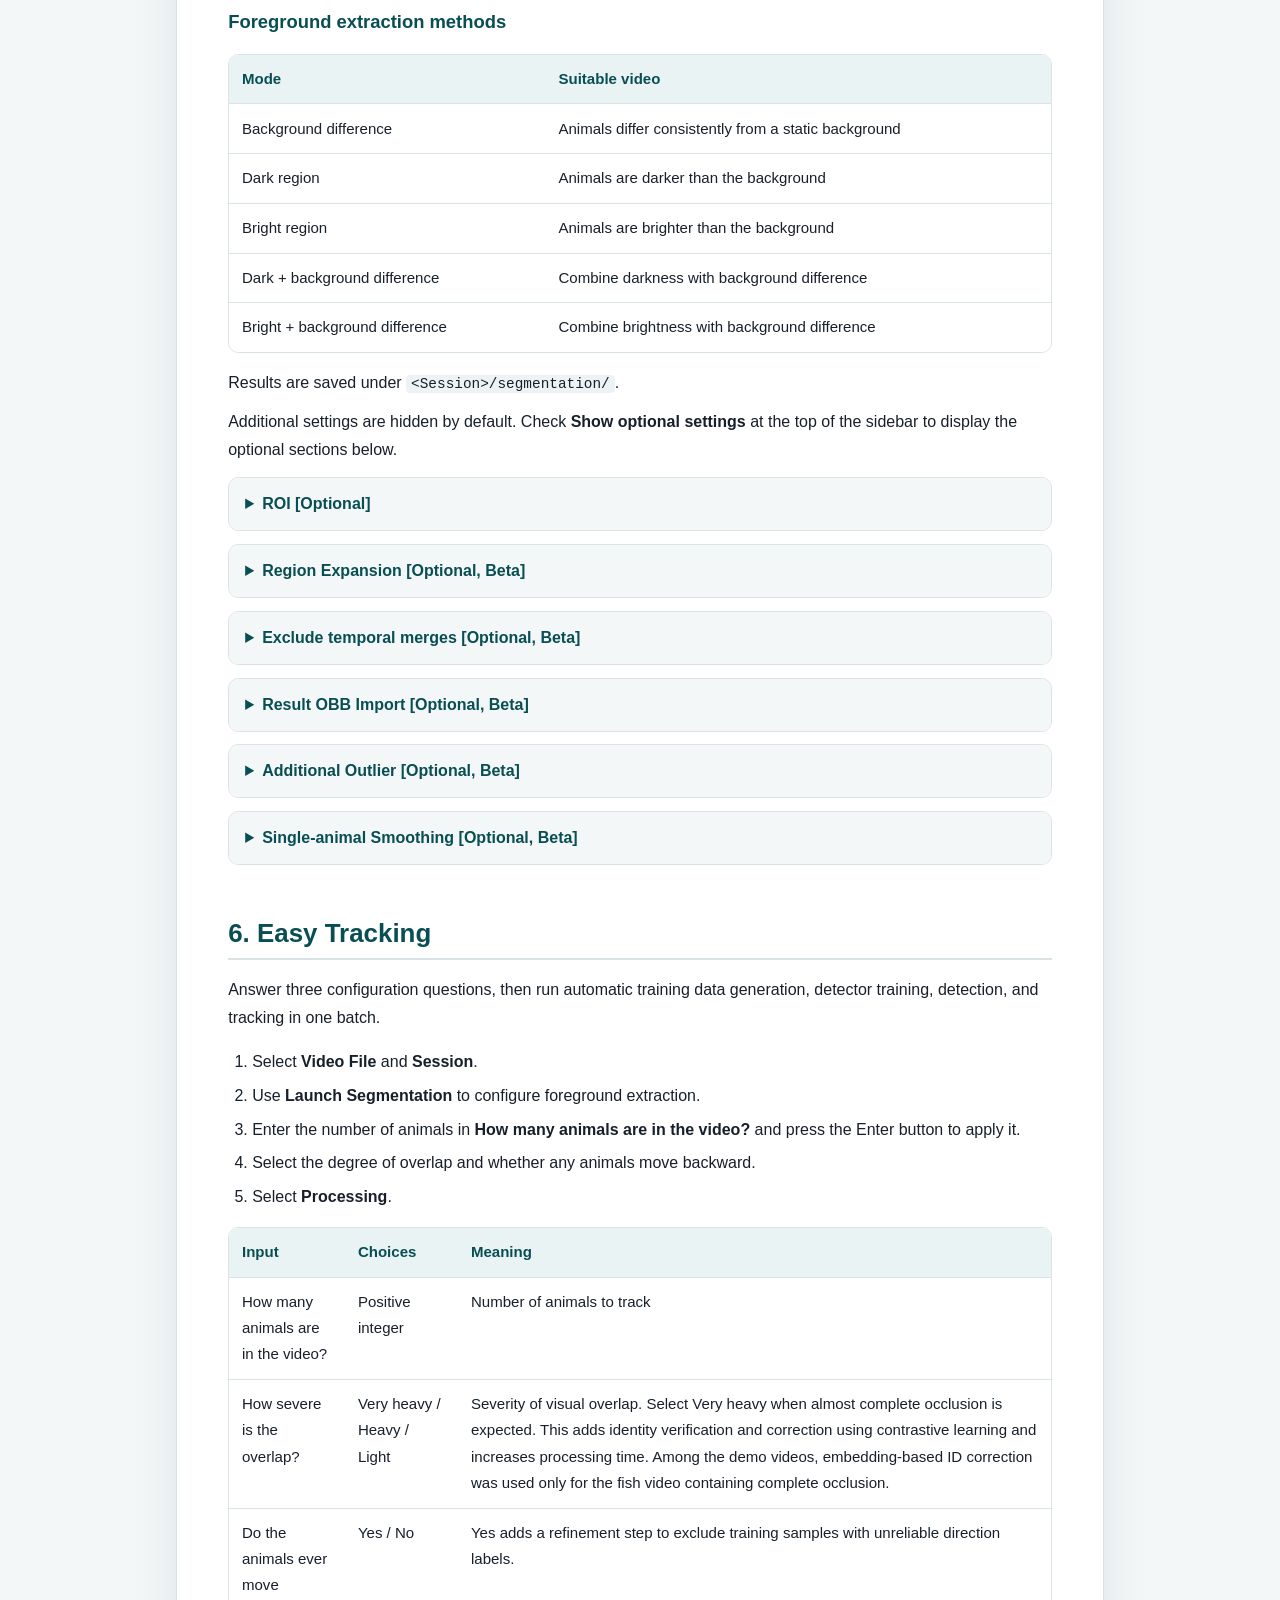
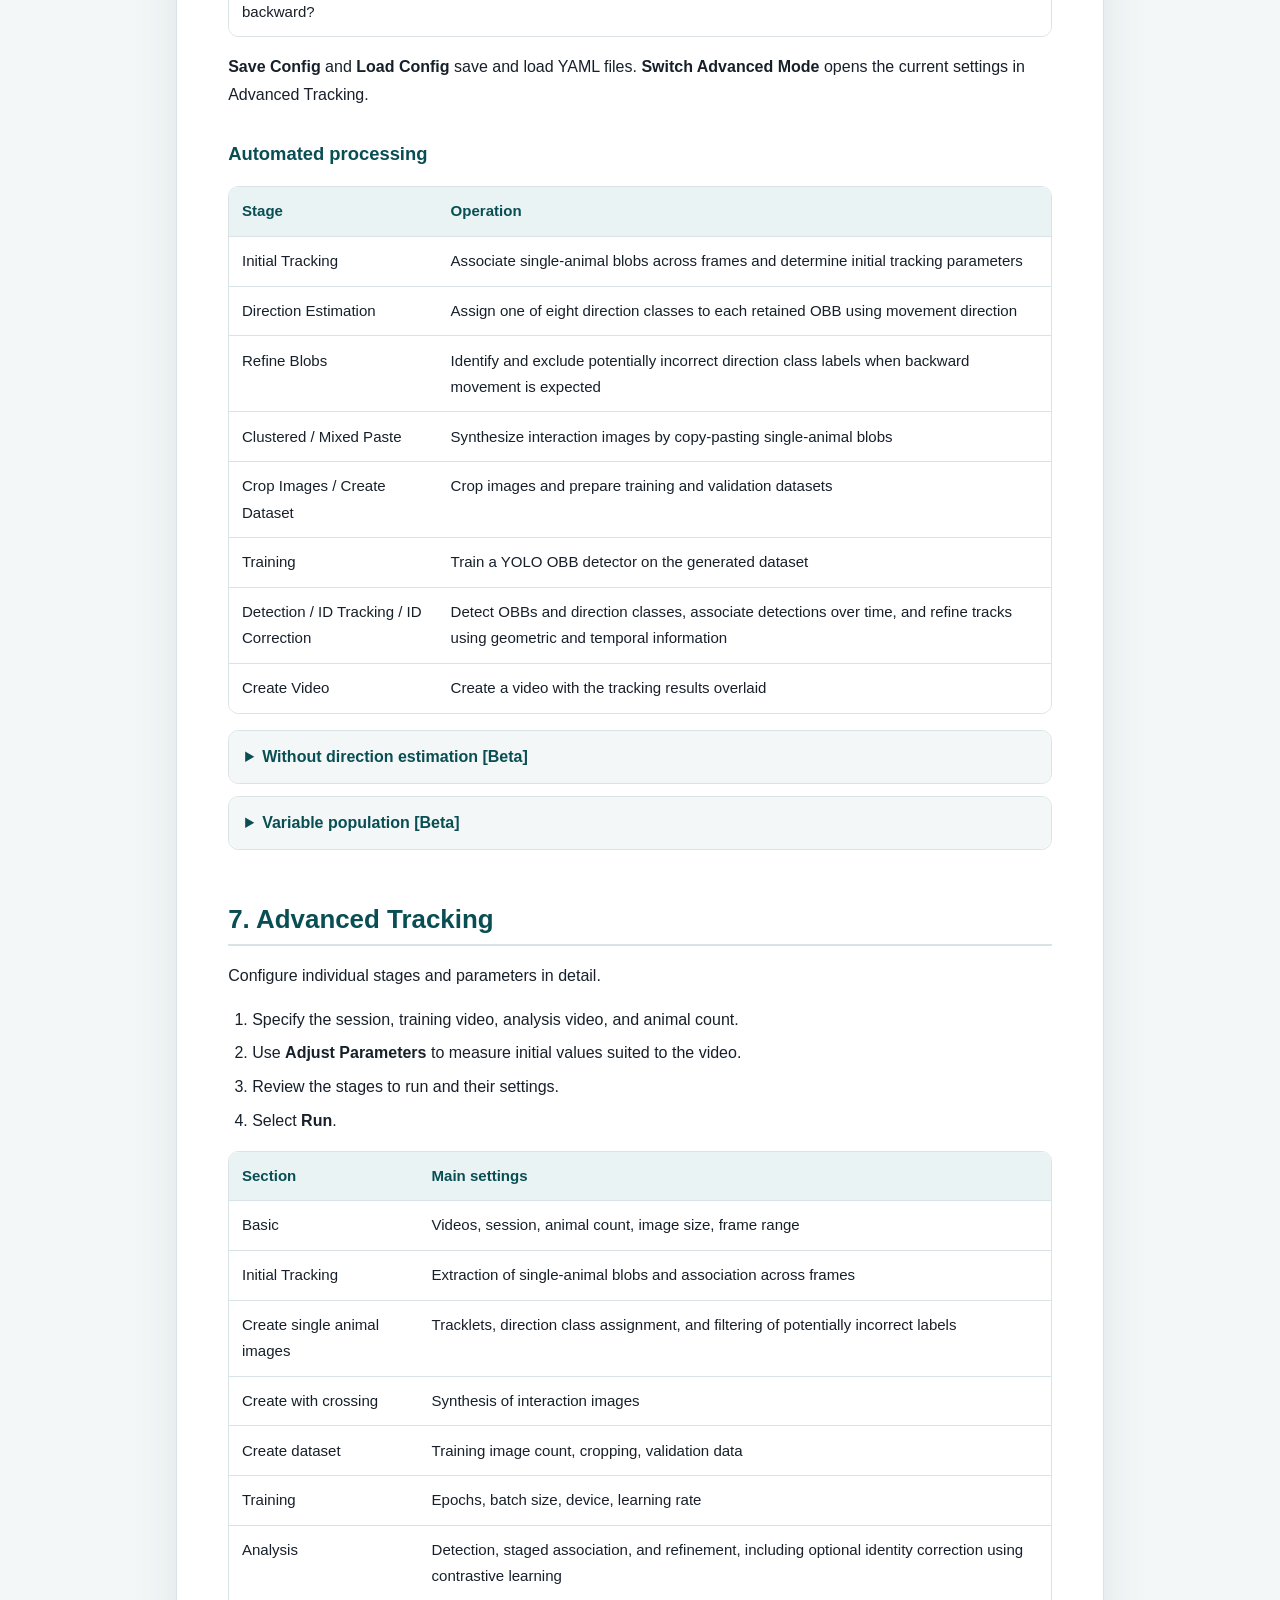
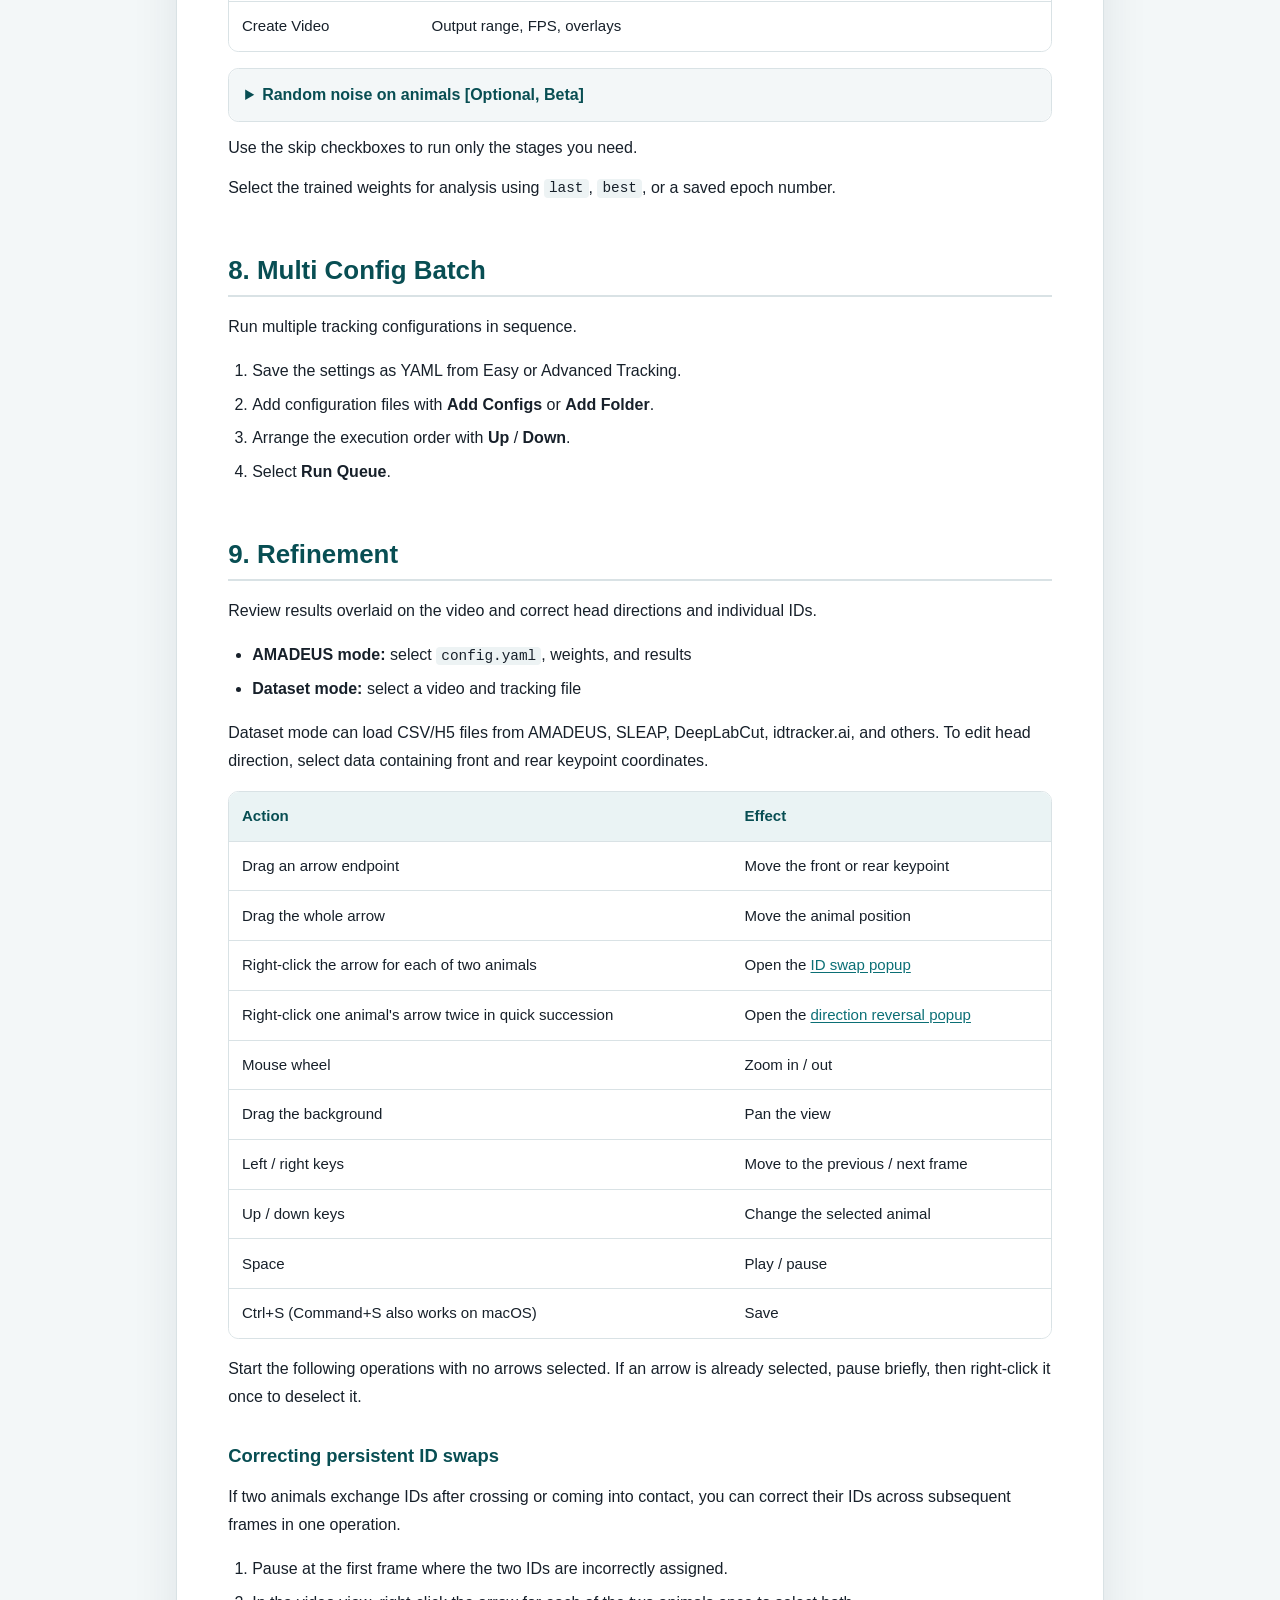
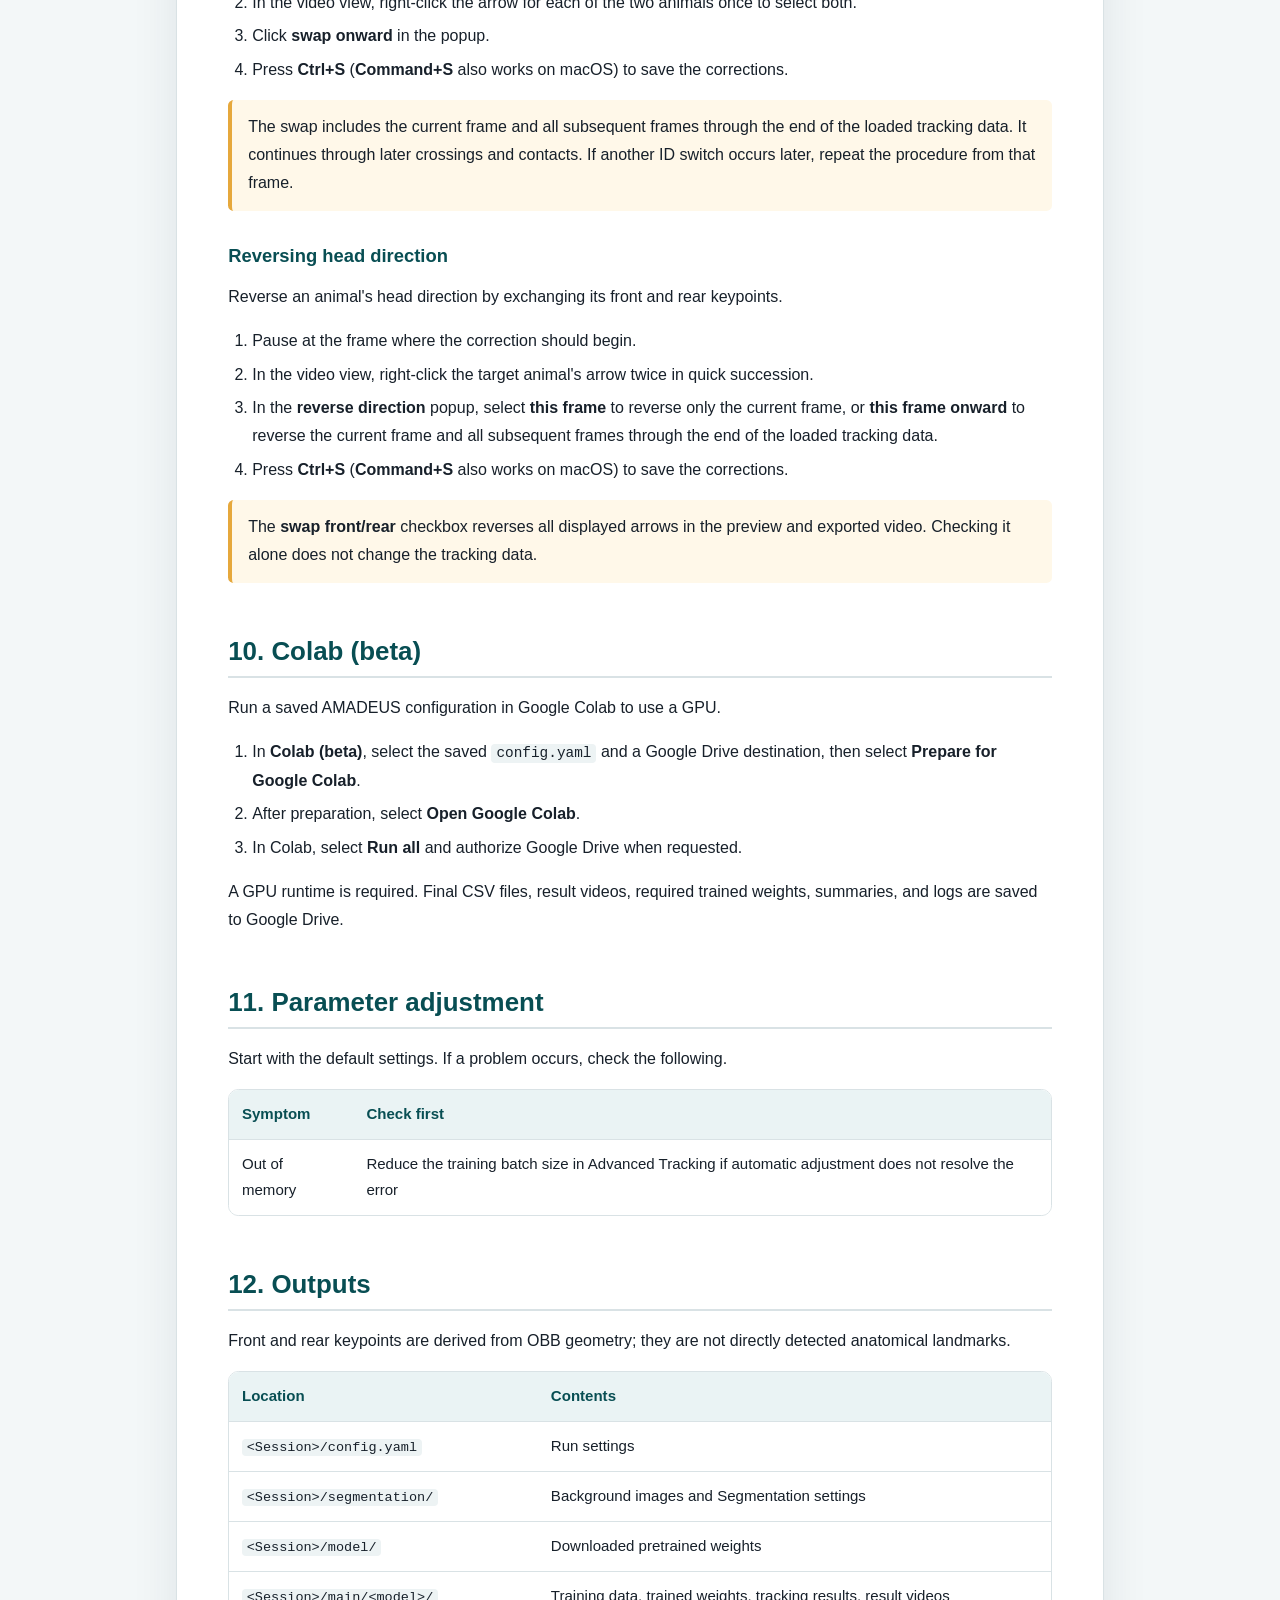
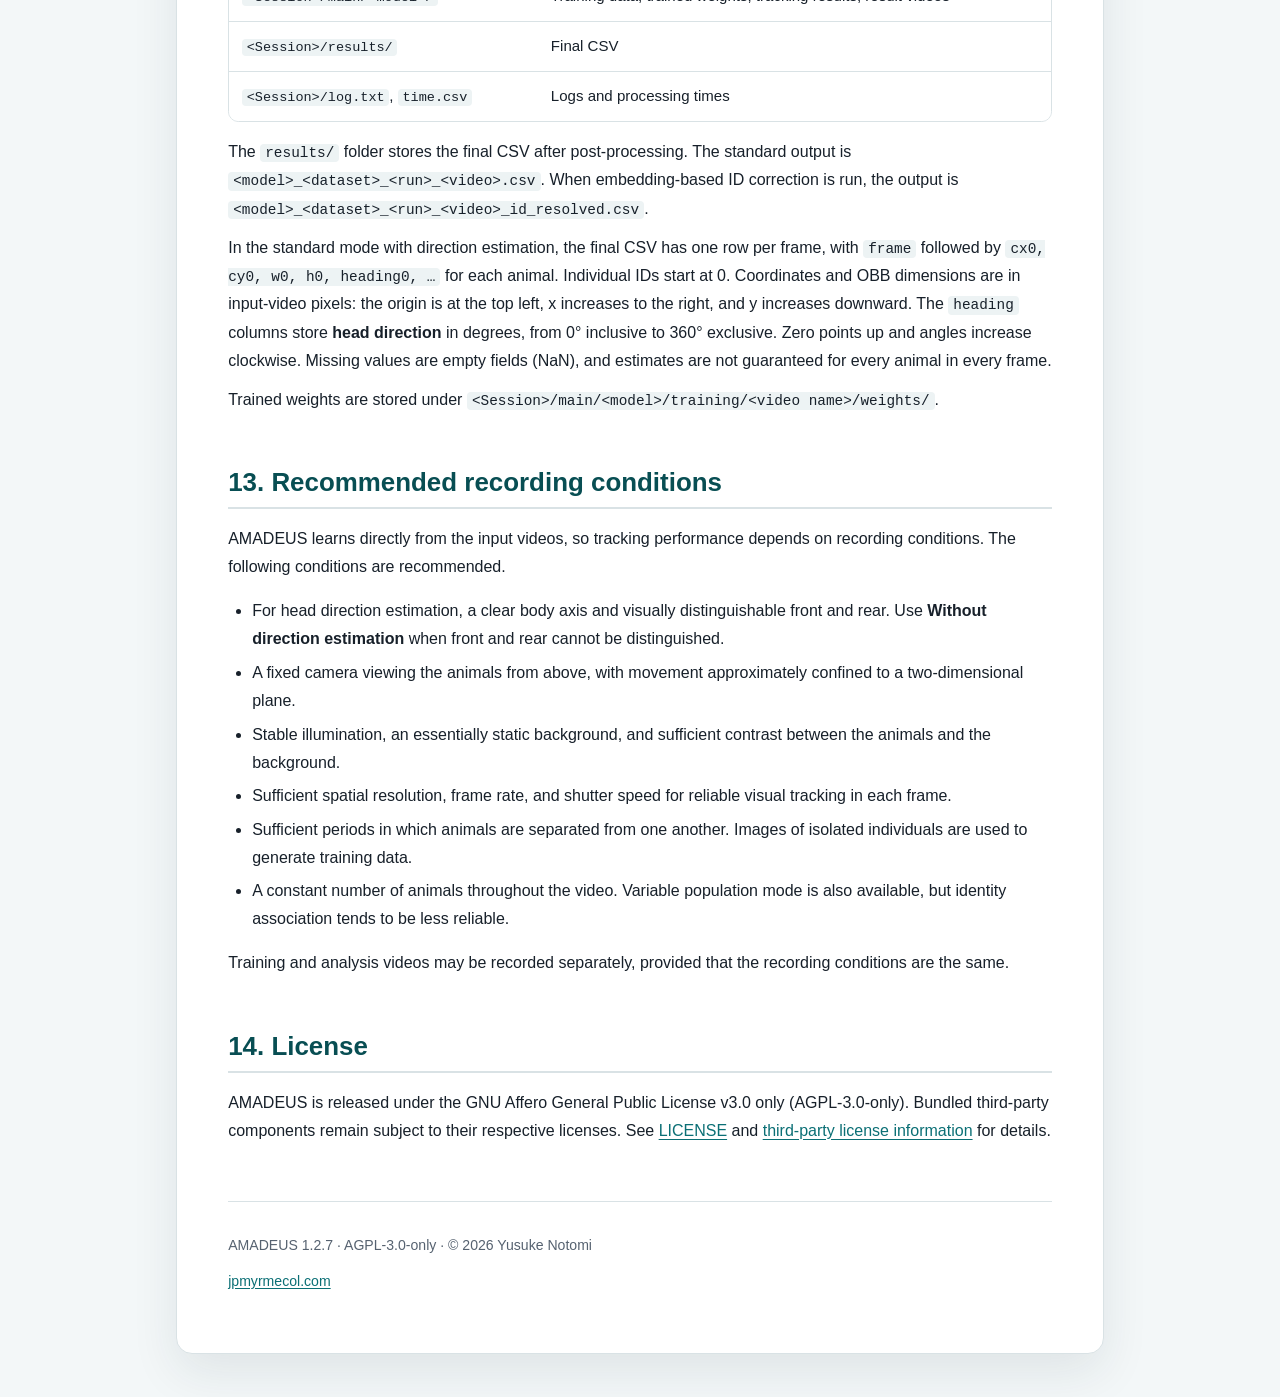
<file: Manual_EN.html>
<!doctype html>
<html lang="en"><head><meta charset="utf-8"><meta name="viewport" content="width=device-width, initial-scale=1"><script>
if (location.hostname === "jpmyrmecol.github.io") {
  location.replace("https://amadeus.jpmyrmecol.com"
    + location.pathname.replace(/^\/AMADEUS-site\/?/i, "/") + location.search + location.hash);
}
</script><title>AMADEUS 1.2.7 User Manual</title><meta name="description" content="AMADEUS user manual covering multi-animal tracking with oriented bounding boxes (OBBs), individual identities, head direction, configuration, and results."><link rel="canonical" href="https://amadeus.jpmyrmecol.com/Manual_EN.html"><link rel="alternate" hreflang="en" href="https://amadeus.jpmyrmecol.com/Manual_EN.html"><link rel="alternate" hreflang="ja" href="https://amadeus.jpmyrmecol.com/jp/manual.html"><link rel="alternate" hreflang="x-default" href="https://amadeus.jpmyrmecol.com/Manual_EN.html"><style>
    :root {
      color-scheme: light;
      --ink: #17202a;
      --muted: #566270;
      --paper: #ffffff;
      --soft: #f3f7f8;
      --line: #d9e2e5;
      --brand: #0b6f75;
      --brand-dark: #084e53;
      --accent: #e6a83c;
      --code: #edf3f4;
      --shadow: 0 18px 48px rgba(18, 45, 52, 0.09);
    }

    * {
      box-sizing: border-box;
    }

    html {
      scroll-behavior: smooth;
    }

    body {
      margin: 0;
      background: var(--soft);
      color: var(--ink);
      font-family: -apple-system, BlinkMacSystemFont, "Segoe UI", "Noto Sans JP",
        "Yu Gothic UI", Meiryo, sans-serif;
      line-height: 1.75;
    }

    a {
      color: var(--brand);
      text-underline-offset: 0.16em;
    }

    a:hover {
      color: var(--brand-dark);
    }

    .skip-link {
      position: fixed;
      top: 0.5rem;
      left: 0.5rem;
      z-index: 10;
      padding: 0.55rem 0.8rem;
      background: var(--ink);
      color: white;
      transform: translateY(-150%);
    }

    .skip-link:focus {
      transform: none;
    }

    .layout {
      display: block;
      max-width: 62rem;
      margin: 2rem auto 3rem;
      padding: 0 clamp(0.9rem, 4vw, 2rem);
    }

    aside {
      position: sticky;
      top: 2rem;
      align-self: start;
      max-height: calc(100vh - 4rem);
      overflow: auto;
      padding: 1.4rem;
      border: 1px solid var(--line);
      border-radius: 1rem;
      background: var(--paper);
      box-shadow: var(--shadow);
    }

    .brand {
      margin: 0;
      color: var(--brand-dark);
      font-size: 1.65rem;
      letter-spacing: 0.08em;
      line-height: 1.2;
    }

    .version {
      display: inline-block;
      margin: 0.6rem 0 1rem;
      padding: 0.22rem 0.65rem;
      border-radius: 999px;
      background: #dceff0;
      color: var(--brand-dark);
      font-size: 0.82rem;
      font-weight: 700;
    }

    aside nav a {
      display: block;
      padding: 0.28rem 0;
      color: var(--muted);
      text-decoration: none;
      font-size: 0.92rem;
    }

    aside nav a:hover {
      color: var(--brand);
    }

    main {
      min-width: 0;
      padding: 3rem clamp(1.2rem, 4vw, 4rem);
      border: 1px solid var(--line);
      border-radius: 1rem;
      background: var(--paper);
      box-shadow: var(--shadow);
    }

    .hero {
      margin: -3rem clamp(-4rem, -4vw, -1.2rem) 2.5rem;
      padding: 3rem clamp(1.2rem, 4vw, 4rem);
      border-radius: 1rem 1rem 0 0;
      background:
        radial-gradient(circle at 92% 18%, rgba(230, 168, 60, 0.35), transparent 28%),
        linear-gradient(135deg, #084e53, #0b777d);
      color: white;
    }

    .eyebrow {
      margin: 0 0 0.4rem;
      color: #d6f3f3;
      font-weight: 700;
      letter-spacing: 0.08em;
      text-transform: uppercase;
    }

    .hero h1 {
      margin: 0;
      color: white;
      font-size: clamp(2rem, 5vw, 3.35rem);
      line-height: 1.16;
    }

    .hero p:last-child {
      max-width: 44rem;
      margin: 1rem 0 0;
      font-size: 1.05rem;
    }

    section {
      scroll-margin-top: 1.5rem;
      margin: 3.2rem 0;
    }

    h2[id] {
      scroll-margin-top: 4.9rem;
    }

    h2 {
      margin: 0 0 1rem;
      padding-bottom: 0.45rem;
      border-bottom: 2px solid var(--line);
      color: var(--brand-dark);
      font-size: 1.62rem;
      line-height: 1.35;
    }

    h3 {
      margin: 1.8rem 0 0.65rem;
      color: var(--brand-dark);
      font-size: 1.15rem;
    }

    p {
      margin: 0.7rem 0;
    }

    ol,
    ul {
      padding-left: 1.5rem;
    }

    li + li {
      margin-top: 0.35rem;
    }

    .lead {
      font-size: 1.08rem;
    }

    .note {
      margin: 1rem 0;
      padding: 0.85rem 1rem;
      border-left: 4px solid var(--accent);
      border-radius: 0.35rem;
      background: #fff8e9;
    }

    .table-wrap {
      margin: 1rem 0;
      overflow-x: auto;
      border: 1px solid var(--line);
      border-radius: 0.65rem;
    }

    table {
      width: 100%;
      border-collapse: collapse;
      background: var(--paper);
      font-size: 0.94rem;
    }

    th,
    td {
      padding: 0.7rem 0.8rem;
      border-bottom: 1px solid var(--line);
      text-align: left;
      vertical-align: top;
    }

    th {
      background: #eaf3f4;
      color: var(--brand-dark);
      white-space: nowrap;
    }

    tr:last-child td {
      border-bottom: 0;
    }

    code {
      padding: 0.08em 0.35em;
      border-radius: 0.25rem;
      background: var(--code);
      font-family: "Cascadia Mono", Consolas, monospace;
      font-size: 0.9em;
      overflow-wrap: anywhere;
    }

    .links {
      display: flex;
      flex-wrap: wrap;
      gap: 0.65rem;
      margin-top: 1.2rem;
    }

    .links a {
      display: inline-block;
      padding: 0.45rem 0.75rem;
      border: 1px solid var(--line);
      border-radius: 0.45rem;
      background: var(--soft);
      text-decoration: none;
      font-weight: 600;
    }

    footer {
      margin-top: 3.5rem;
      padding-top: 1.25rem;
      border-top: 1px solid var(--line);
      color: var(--muted);
      font-size: 0.88rem;
    }

    @media (max-width: 1279px) {
      .layout {
        display: block;
        width: auto;
        max-width: 62rem;
        margin: 2rem auto 3rem;
        padding: 0 clamp(0.9rem, 4vw, 2rem);
      }

      aside {
        position: static;
        max-height: none;
        overflow: visible;
        margin: 0 0 1rem;
        padding: 0 0 0.75rem;
        border: 0;
        border-radius: 0;
        background: transparent;
        box-shadow: none;
      }

      aside .brand,
      aside .version {
        display: none;
      }

      .toc-menu-toggle {
        display: flex;
      }

      aside nav {
        display: none;
        grid-template-columns: repeat(2, minmax(0, 1fr));
        gap: 0 1rem;
      }

      aside.toc-open nav {
        display: grid;
      }
    }

    @media (min-width: 1280px) {
      .layout {
        --manual-aside-width: min(17rem, calc((100vw - 62rem) / 2));
        display: grid;
        grid-template-columns: minmax(0, var(--manual-aside-width)) minmax(0, 58rem);
        gap: 1rem;
        width: calc(var(--manual-aside-width) + 59rem);
        max-width: none;
        margin: 2rem 0 3rem calc(50% - 29rem - var(--manual-aside-width) - 1rem);
        padding: 0;
      }

      aside {
        grid-column: 1;
        grid-row: 1;
        align-self: start;
      }

      main {
        grid-column: 2;
        grid-row: 1;
      }
    }

    @media (max-width: 720px) {
      .layout {
        width: 100%;
        margin: 1rem auto 3rem;
        padding: 0;
      }

      main {
        border: 0;
        border-radius: 0;
        box-shadow: none;
      }

      .hero {
        border-radius: 0;
      }

      .topbar {
        display: grid;
        grid-template-columns: minmax(0, 1fr) auto;
        grid-template-areas:
          "brand langs"
          "tabs tabs";
        align-items: center;
        column-gap: 0.75rem;
        row-gap: 0.7rem;
        height: auto;
        padding-top: 0.6rem;
        padding-bottom: 0.6rem;
      }

      .topbar-brand { grid-area: brand; }
      .navgroup { display: contents; }
      .langs { grid-area: langs; justify-self: end; }
      .tabs { grid-area: tabs; width: 100%; flex-wrap: wrap; }
      .tabs a { flex: 1; text-align: center; padding-inline: 0.5rem; }
    }

    @media print {
      body {
        background: white;
      }

      .layout {
        display: block;
        padding: 0;
      }

      aside,
      .links {
        display: none;
      }

      main {
        padding: 0;
        border: 0;
        box-shadow: none;
      }

      .hero {
        margin: 0 0 2rem;
        padding: 1.5rem;
      }

      section {
        break-inside: avoid-page;
      }
    }
  
    summary:focus-visible {outline:3px solid var(--accent);outline-offset:3px;}
    details {margin:0.8rem 0;border:1px solid var(--line);border-radius:0.65rem;background:var(--paper);}
    summary {cursor:pointer;padding:0.75rem 1rem;color:var(--brand-dark);font-weight:600;background:var(--soft);border-radius:0.65rem;}
    details[open] summary {border-bottom:1px solid var(--line);border-radius:0.65rem 0.65rem 0 0;}
    .details-content {padding:0.25rem 1rem 0.7rem;}
    .table-wrap td {overflow-wrap:anywhere;}

    .toc-menu-toggle {
      display: none;
      align-items: center;
      justify-content: space-between;
      width: 100%;
      min-height: 2.75rem;
      padding: 0.45rem 0.75rem;
      border: 1px solid var(--line);
      border-radius: 0.55rem;
      background: var(--paper);
      color: var(--brand-dark);
      font: inherit;
      font-weight: 600;
      text-align: left;
      cursor: pointer;
    }

    .toc-menu-toggle::after {
      content: "+";
      color: var(--brand);
      font-size: 1.25rem;
      line-height: 1;
    }

    .toc-menu-toggle[aria-expanded="true"]::after {
      content: "−";
    }

    .toc-menu-toggle:focus-visible {
      outline: 3px solid var(--accent);
      outline-offset: 2px;
    }

    .topbar {position:sticky;top:0;z-index:20;display:flex;align-items:center;gap:1.5rem;height:4.6rem;padding:0 clamp(0.9rem,4vw,2.5rem);border-bottom:1px solid var(--line);background:rgba(255,255,255,0.94);backdrop-filter:saturate(1.4) blur(8px);}
    .topbar-brand {display:inline-flex;align-items:center;text-decoration:none;}
    .topbar-brand img {height:2.7rem;width:auto;display:block;}
    .navgroup {display:flex;align-items:center;gap:1rem;margin-left:auto;}
    .langs {display:flex;gap:0.4rem;}
    .langs a {display:inline-flex;align-items:center;justify-content:center;width:2.5rem;height:1.85rem;border:1px solid var(--line);border-radius:0.4rem;background:var(--paper);transition:background .15s,border-color .15s;}
    .langs a:hover {background:#eaf3f4;border-color:var(--brand);}
    .langs a[aria-current="true"] {background:#dceff0;border-color:var(--brand);}
    .langs svg {width:1.6rem;height:1.1rem;display:block;border:1px solid var(--line);}
    .langs a:focus-visible {outline:3px solid var(--accent);outline-offset:3px;}
    .tabs {display:flex;gap:0.35rem;}
    .tabs a {padding:0.42rem 1.05rem;border:1px solid transparent;border-radius:999px;color:var(--muted);text-decoration:none;font-weight:600;white-space:nowrap;}
    .tabs a:hover {background:var(--soft);color:var(--brand-dark);}
    .tabs a[aria-current="page"] {border-color:var(--brand);background:#dceff0;color:var(--brand-dark);}
    .tabs a:focus-visible,.topbar-brand:focus-visible {outline:3px solid var(--accent);outline-offset:3px;}
    aside {top:6.1rem;max-height:calc(100vh - 8.1rem);}
    section {scroll-margin-top:1.5rem;}
    @media (max-width:880px){aside{top:auto;max-height:none;}}
    @media (max-width:720px){.topbar{height:auto;flex-wrap:wrap;gap:0.7rem 1rem;padding-top:0.6rem;padding-bottom:0.6rem;}.navgroup{margin-left:auto;}.tabs{width:100%;}.tabs a{flex:1;text-align:center;padding-inline:0.5rem;}h2[id]{scroll-margin-top:7.2rem;}}
    @media print{.topbar{display:none;}}

    /* Manual mobile overrides follow the base header and TOC styles. */
    @media (max-width: 1279px) {
      .toc-menu-toggle { display: flex; }
      aside nav { display: none; }
      aside.toc-open nav { display: grid; }
    }

    @media (max-width: 720px) {
      .layout { margin-top: 0; }
      .hero { margin-bottom: 0.75rem; }
      main > aside { margin-bottom: 0; padding-bottom: 0; }
      main > aside + section { margin-top: 1.25rem; }
      .topbar {
        display: grid;
        grid-template-columns: minmax(0, 1fr) auto;
        grid-template-areas:
          "brand langs"
          "tabs tabs";
        align-items: center;
        column-gap: 0.75rem;
        row-gap: 0.7rem;
        height: auto;
        padding-top: 0.6rem;
        padding-bottom: 0.6rem;
      }
      .topbar-brand { grid-area: brand; }
      .navgroup { display: contents; }
      .langs { grid-area: langs; justify-self: end; }
      .tabs { grid-area: tabs; width: 100%; flex-wrap: wrap; }
      .tabs a { flex: 1; text-align: center; padding-inline: 0.5rem; }
    }

  
    /* Wrap the five site tabs on narrow desktop screens. */
    @media (min-width: 721px) and (max-width: 900px) {
      .topbar { display: grid; grid-template-columns: minmax(0, 1fr) auto; grid-template-areas: "brand langs" "tabs tabs"; height: auto; row-gap: 0.35rem; padding-block: 0.5rem; }
      .topbar-brand { grid-area: brand; }
      .navgroup { display: contents; }
      .langs { grid-area: langs; justify-self: end; }
      .tabs { grid-area: tabs; justify-content: center; }
    }
</style><link rel="stylesheet" href="install-tabs.css?v=3"><script src="install-copy.js?v=1" defer></script>
</head><body><a class="skip-link" href="#content">Skip to content</a><header class="topbar"><a class="topbar-brand" href="/"><img src="assets/wordmark.png" alt="AMADEUS" width="116" height="42"></a><div class="navgroup"><div class="langs" role="group" aria-label="Language"><a href="/jp/manual.html" lang="ja" hreflang="ja" title="日本語" aria-label="日本語"><svg viewBox="0 0 900 600" width="26" height="18" aria-hidden="true"><path fill="#fff" d="M0 0h900v600H0z"/><circle fill="#bc002d" cx="450" cy="300" r="180"/></svg></a><a href="Manual_EN.html" lang="en" hreflang="en" title="English" aria-label="English" aria-current="true"><svg viewBox="0 0 60 30" width="26" height="18" aria-hidden="true"><clipPath id="uk-flag"><path d="M0 0h60v30H0z"/></clipPath><g clip-path="url(#uk-flag)"><path fill="#012169" d="M0 0h60v30H0z"/><path d="m0 0 60 30m0-30L0 30" stroke="#fff" stroke-width="6"/><path d="m0 0 60 30m0-30L0 30" stroke="#c8102e" stroke-width="2"/><path d="M30 0v30M0 15h60" stroke="#fff" stroke-width="10"/><path d="M30 0v30M0 15h60" stroke="#c8102e" stroke-width="6"/></g></svg></a></div><nav class="tabs" aria-label="Site sections"><a href="/">Home</a><a href="Manual_EN.html" aria-current="page">Manual</a><a href="/addons.html">Add-ons</a><a href="dataset.html">Dataset</a><a href="publication.html">Publication</a></nav></div></header><div class="layout"><aside aria-label="Contents"><p class="brand">AMADEUS</p><span class="version">1.2.7</span><button class="toc-menu-toggle" type="button" aria-controls="manual-toc" aria-expanded="false">Menu</button><nav id="manual-toc" aria-label="Table of contents"><a href="#section-1">1. Launch</a><a href="#section-2">2. Home screen</a><a href="#section-3">3. Basic workflow</a><a href="#section-4">4. Cropping & Trimming (optional)</a><a href="#section-5">5. Segmentation (foreground extraction)</a><a href="#section-6">6. Easy Tracking</a><a href="#section-7">7. Advanced Tracking</a><a href="#section-8">8. Multi Config Batch</a><a href="#section-9">9. Refinement</a><a href="#section-10">10. Colab (beta)</a><a href="#section-11">11. Parameter adjustment</a><a href="#section-12">12. Outputs</a><a href="#section-13">13. Recommended recording conditions</a><a href="#section-14">14. License</a></nav></aside><main id="content"><header class="hero"><p class="eyebrow">English Manual · 1.2.7</p><h1>AMADEUS<br>User Manual</h1><p>A guide to using AMADEUS.</p></header>
<section><h2 id="section-1">1. Launch</h2>
<h3>Recommended environment</h3>
<p>AMADEUS supports <strong>NVIDIA GPUs on Windows and Linux, Apple Silicon on macOS, and some AMD GPUs via ROCm</strong>.</p>
<p>For NVIDIA and AMD GPUs, 8 GB or more of VRAM is recommended, although the required memory depends on factors such as video resolution and the number of animals. AMADEUS has also been confirmed to run on a laptop equipped with an NVIDIA GPU that has 4 GB of VRAM.</p>
<p>Download and run the installer for your operating system. Git is not required.</p>
<div class="installer-downloads" role="group" aria-label="Installers by operating system">
<a href="AMADEUS-Setup.bat" download>Windows<span>10 / 11</span></a>
<a href="AMADEUS-Setup.command" download>macOS<span>Apple Silicon</span></a>
<a href="AMADEUS-Setup.sh" download>Linux<span>Ubuntu / WSL2</span></a>
</div>
<p class="note">If you encounter an error, please contact Yusuke Notomi at jpmyrmecol [at] gmail.com and include your operating system, installation method, and the error message. AMD GPU (ROCm) support has not yet been extensively validated on physical hardware, so reports of successful operation or any issues are also appreciated.</p>
<details><summary>Install and launch</summary>
<div class="install-os-tabs" role="group" aria-label="Choose your operating system for installation">
<input class="install-os-choice" type="radio" name="launch-os" id="launch-os-windows" checked><label for="launch-os-windows">Windows</label>
<input class="install-os-choice" type="radio" name="launch-os" id="launch-os-macos"><label for="launch-os-macos">macOS</label>
<input class="install-os-choice" type="radio" name="launch-os" id="launch-os-linux"><label for="launch-os-linux">Linux</label>
<div class="install-os-panel install-os-windows" aria-labelledby="launch-os-windows-heading"><h3 id="launch-os-windows-heading">Windows</h3>
<p>Double-click <code>AMADEUS-Setup.bat</code>.</p>
<p>After the initial setup, launch AMADEUS from the <strong>AMADEUS</strong> desktop shortcut, or type <code>amadeus</code> or <code>amade</code> in Command Prompt.</p>
</div>
<div class="install-os-panel install-os-macos" aria-labelledby="launch-os-macos-heading"><h3 id="launch-os-macos-heading">macOS (Apple Silicon)</h3>
<p>Save <code>AMADEUS-Setup.command</code> to your <code>Downloads</code> folder, then run this command in Terminal:</p>
<pre><code>chmod +x ~/Downloads/AMADEUS-Setup.command</code></pre>
<p>Double-click <code>AMADEUS-Setup.command</code> and follow the on-screen instructions. To launch it again, double-click the same file or type <code>amadeus</code> in Terminal.</p>
</div>
<div class="install-os-panel install-os-linux" aria-labelledby="launch-os-linux-heading"><h3 id="launch-os-linux-heading">Linux (Ubuntu / WSL2)</h3>
<p>You can allow <code>AMADEUS-Setup.sh</code> to run as a program in the file properties and choose to run it in a terminal. Names and actions vary by desktop environment.</p>
<p>You can also run it directly from a terminal. For example, if it is saved in your <code>Downloads</code> folder, run:</p>
<pre><code>bash ~/Downloads/AMADEUS-Setup.sh</code></pre>
<p>After the initial setup, type <code>amadeus</code> or <code>amade</code> in a terminal to launch AMADEUS.</p>
</div>
</div>
</details>
<details><summary>Install using Git (Windows, macOS, Linux)</summary>
<div class="install-os-tabs" role="group" aria-label="Choose your operating system">
<input class="install-os-choice" type="radio" name="install-os" id="install-os-windows" checked><label for="install-os-windows">Windows</label>
<input class="install-os-choice" type="radio" name="install-os" id="install-os-macos"><label for="install-os-macos">macOS</label>
<input class="install-os-choice" type="radio" name="install-os" id="install-os-linux"><label for="install-os-linux">Linux</label>
<div class="install-os-panel install-os-windows" aria-labelledby="install-os-windows-heading"><h3 id="install-os-windows-heading">Windows</h3>
<p>Open <strong>Command Prompt (cmd)</strong> and run:</p>
<pre><code>git clone https://github.com/jpmyrmecol/AMADEUS.git &amp;&amp; cd AMADEUS &amp;&amp; AMADEUS.bat</code></pre>
<p>After installation, open a new Command Prompt and type <code>amadeus</code> or <code>amade</code> to launch AMADEUS.</p>
</div>
<div class="install-os-panel install-os-macos" aria-labelledby="install-os-macos-heading"><h3 id="install-os-macos-heading">macOS (Apple Silicon)</h3>
<p>Open a terminal and run:</p>
<pre><code>git clone https://github.com/jpmyrmecol/AMADEUS.git &amp;&amp; cd AMADEUS &amp;&amp; bash AMADEUS.sh</code></pre>
<p>After installation, type <code>amadeus</code> or <code>amade</code> in Terminal to launch AMADEUS. An Apple Silicon Mac is required.</p>
</div>
<div class="install-os-panel install-os-linux" aria-labelledby="install-os-linux-heading"><h3 id="install-os-linux-heading">Linux (Ubuntu / WSL2)</h3>
<p>Open a terminal and run:</p>
<pre><code>git clone https://github.com/jpmyrmecol/AMADEUS.git &amp;&amp; cd AMADEUS &amp;&amp; bash AMADEUS.sh</code></pre>
<p>After installation, type <code>amadeus</code> or <code>amade</code> in a terminal to launch AMADEUS. A graphical desktop environment is required.</p>
</div>
</div>
</details>
<details><summary>Install from a downloaded ZIP</summary><div class="details-content"><p>Download the ZIP from “Code → Download ZIP” in the <a href="https://github.com/jpmyrmecol/AMADEUS" target="_blank" rel="noopener noreferrer">GitHub repository</a>. Git does not need to be installed in advance.</p><ol>
<li>Extract the AMADEUS ZIP archive.</li>
<li>Start the launcher for your operating system. The same launcher can be used after the initial setup.</li>
<li>After the initial setup is complete, the home screen opens.</li>
</ol>
<div class="table-wrap"><table>
<thead>
<tr>
<th>OS</th>
<th>Launcher</th>
</tr>
</thead>
<tbody><tr>
<td>Windows 10 / 11</td>
<td>Double-click <code>AMADEUS.bat</code></td>
</tr>
<tr>
<td>macOS (Apple Silicon)</td>
<td>Double-click <code>AMADEUS.command</code></td>
</tr>
<tr>
<td>Ubuntu / WSL2</td>
<td>Run <code>bash AMADEUS.sh</code></td>
</tr>
</tbody></table></div>
</div></details>
<details><summary>Uninstall for v1.0.4 and earlier (Windows, macOS, Linux)</summary>
<div class="install-os-tabs" role="group" aria-label="Choose your operating system for uninstall">
<input class="install-os-choice" type="radio" name="uninstall-os" id="uninstall-os-windows" checked><label for="uninstall-os-windows">Windows</label>
<input class="install-os-choice" type="radio" name="uninstall-os" id="uninstall-os-macos"><label for="uninstall-os-macos">macOS</label>
<input class="install-os-choice" type="radio" name="uninstall-os" id="uninstall-os-linux"><label for="uninstall-os-linux">Linux</label>
<div class="install-os-panel install-os-windows"><h3>Windows</h3>
<p>Close AMADEUS before uninstalling.</p>
<p><strong>Installer installation:</strong> Open <code>%LOCALAPPDATA%\AMADEUS\app\tools</code> and double-click <code>uninstall.bat</code>. After it finishes, delete <code>%LOCALAPPDATA%\AMADEUS</code> and the <strong>AMADEUS</strong> desktop shortcut.</p>
<p><strong>Git or ZIP installation:</strong> Open the <code>tools</code> folder in the AMADEUS installation directory and double-click <code>uninstall.bat</code>. After it finishes, delete the AMADEUS installation folder if you no longer need it.</p>
<p>The legacy uninstaller removes the local runtime and the <code>amadeus</code> command. Back up sessions and results before deleting the installation folder.</p>
<p><strong>v1.0.5 and later:</strong> You can uninstall AMADEUS from the <strong>Uninstall</strong> button on the Home screen.</p>
</div>
<div class="install-os-panel install-os-macos"><h3>macOS</h3>
<p>Close AMADEUS, then delete the AMADEUS folder that you downloaded or extracted.</p>
<p>Open Terminal and remove the AMADEUS command launchers:</p>
<pre><code>rm -f ~/.local/bin/amadeus ~/.local/bin/amade</code></pre>
<p>If you cannot find the AMADEUS folder, run <code>cat ~/.local/bin/amadeus</code> before deleting the command launcher; the displayed <code>cd</code> path points to the AMADEUS folder.</p>
<p>Tracking sessions and results stored outside the AMADEUS folder are not removed.</p>
<p><strong>v1.0.5 and later:</strong> You can uninstall AMADEUS from the <strong>Uninstall</strong> button on the Home screen.</p>
</div>
<div class="install-os-panel install-os-linux"><h3>Linux</h3>
<p>Close AMADEUS, then delete the AMADEUS folder that you downloaded or extracted.</p>
<p>Open a terminal and remove the AMADEUS command launchers:</p>
<pre><code>rm -f ~/.local/bin/amadeus ~/.local/bin/amade</code></pre>
<p>If you cannot find the AMADEUS folder, run <code>cat ~/.local/bin/amadeus</code> before deleting the command launcher; the displayed <code>cd</code> path points to the AMADEUS folder.</p>
<p>Tracking sessions and results stored outside the AMADEUS folder are not removed.</p>
<p><strong>v1.0.5 and later:</strong> You can uninstall AMADEUS from the <strong>Uninstall</strong> button on the Home screen.</p>
</div>
</div>
</details>
</section><section><h2 id="section-2">2. Home screen</h2>
<div class="table-wrap"><table>
<thead>
<tr>
<th>Screen</th>
<th>Purpose</th>
</tr>
</thead>
<tbody><tr>
<td><strong>Easy Tracking</strong></td>
<td>Run the standard tracking workflow with only a few inputs</td>
</tr>
<tr>
<td><strong>Cropping &amp; Trimming</strong></td>
<td>Preprocess video regions, time ranges, brightness, and related settings</td>
</tr>
<tr>
<td><strong>Segmentation</strong></td>
<td>Separate animals from the background and define the analysis region</td>
</tr>
<tr>
<td><strong>Advanced Tracking</strong></td>
<td>Configure individual stages and parameters in detail</td>
</tr>
<tr>
<td><strong>Multi Config Batch</strong></td>
<td>Run multiple configuration files in sequence</td>
</tr>
<tr>
<td><strong>Refinement</strong></td>
<td>Review and correct positions, head directions, and individual IDs</td>
</tr>
<tr>
<td><strong>Colab (beta)</strong></td>
<td>Prepare the files needed to run training and tracking on a Google Colab GPU</td>
</tr>
</tbody></table></div>
<p>On the Home screen, you can drag and drop videos or configuration files to load them.</p>
</section><section><h2 id="section-3">3. Basic workflow</h2>
<ol>
<li>Open <strong>Easy Tracking</strong>, follow the on-screen guidance to select the input video, then select <strong>Launch Segmentation</strong>.</li>
<li>In <strong>Segmentation</strong>, adjust the settings so that the animals are properly extracted from the background, then select <strong>Analyze</strong>.</li>
<li>Adjust the red lines (lower and upper bounds) on the box plot (or the Absolute range) so that isolated individuals are shown in blue and contacting animals, fragments, and other outliers are shown in orange, then select <strong>Processing</strong>. When processing finishes, AMADEUS automatically returns to <strong>Easy Tracking</strong>.</li>
<li>Enter the animal count, select the overlap severity and whether animals move backward, then select <strong>Processing</strong>.</li>
<li>Review the result video and CSV. Use <strong>Refinement</strong> to correct remaining errors if needed.</li>
</ol>
<p>To adjust detailed parameters, use <strong>Switch Advanced Mode</strong>.<br>
If needed, prepare the video with <strong>Cropping &amp; Trimming</strong> before starting.</p>
</section><section><h2 id="section-4">4. Cropping &amp; Trimming (optional)</h2>
<p>Create a video by cropping the region and time interval to analyze and adjusting its appearance.</p>
<ol>
<li>Select the video with <strong>Input Video</strong>.</li>
<li>Set the interval with <strong>Set In</strong> and <strong>Set Out</strong>.</li>
<li>Use <strong>Full</strong>, or add regions with <strong>Add Crop</strong>.</li>
<li>Drag or resize regions and select the regions to export.</li>
<li>Set brightness, contrast, and color/grayscale for each region.</li>
<li>Check the output folder, name, and FPS, then select <strong>Export</strong>.</li>
</ol>
</section><section><h2 id="section-5">5. Segmentation (foreground extraction)</h2>
<p>Extract animals from the background and distinguish single-animal blobs from multi-animal blobs formed by animals in contact.</p>
<ol>
<li>Check the video and analysis frame range.</li>
<li>Select a foreground extraction method. When using background difference, select Median, Maximum, or Minimum.</li>
<li>Adjust <strong>Threshold</strong> and <strong>Min blob area</strong> so that the animals are extracted cleanly from the background.</li>
<li>After adjusting the foreground extraction settings, select <strong>Analyze</strong>. AMADEUS samples frames and calculates the area distribution used for Outlier Extraction.</li>
<li>After analysis, the <strong>Outlier Extraction</strong> controls appear. Adjust the red lines (lower and upper bounds) on the box plot (or Absolute bounds) so that complete, isolated animals appear cyan (blue), while merged animals, fragments, and other outliers appear orange.</li>
<li>Select <strong>Processing</strong> to save the results.</li>
</ol>
<h3>Foreground extraction methods</h3>
<div class="table-wrap"><table>
<thead>
<tr>
<th>Mode</th>
<th>Suitable video</th>
</tr>
</thead>
<tbody><tr>
<td>Background difference</td>
<td>Animals differ consistently from a static background</td>
</tr>
<tr>
<td>Dark region</td>
<td>Animals are darker than the background</td>
</tr>
<tr>
<td>Bright region</td>
<td>Animals are brighter than the background</td>
</tr>
<tr>
<td>Dark + background difference</td>
<td>Combine darkness with background difference</td>
</tr>
<tr>
<td>Bright + background difference</td>
<td>Combine brightness with background difference</td>
</tr>
</tbody></table></div>
<p>Results are saved under <code>&lt;Session&gt;/segmentation/</code>.</p>
<p>Additional settings are hidden by default. Check <strong>Show optional settings</strong> at the top of the sidebar to display the optional sections below.</p>

<details id="segmentation-roi"><summary>ROI [Optional]</summary><div class="details-content">
<p>Use a region of interest (ROI) to include or exclude part of the image. Enable <strong>Use this ROI</strong> and adjust the ROI shape and position with <strong>Edit ROI</strong>. <strong>From frame</strong> and <strong>To frame</strong> set its active frame range.</p>
<p><strong>Reverse ROI</strong> inverts the selected region.</p>
</div></details>

<details id="region-expansion"><summary>Region Expansion [Optional, Beta]</summary><div class="details-content">
<p class="note"><strong>This beta feature is still incomplete.</strong> Check the results carefully before use.</p>
<p>Use this when foreground regions that should form one blob are separated by small gaps or deep notches after thresholding.</p>
<p><strong>Expand region (px)</strong> expands foreground regions outward by the specified number of pixels. Enable <strong>Keep merging expansion only</strong> to retain only the expansion needed to connect separate regions, while avoiding unnecessary enlargement of isolated blobs.</p>
</div></details>

<details id="temporal-merges"><summary>Exclude temporal merges [Optional, Beta]</summary><div class="details-content">
<p class="note"><strong>This beta feature is off by default. Check the results carefully before use.</strong></p>
<p>This option identifies merged animals across consecutive frames and excludes them from single-animal training samples. Select <strong>Enabled</strong>, then select <strong>Search</strong> before <strong>Analyze</strong>. Use the arrow buttons to inspect detected events.</p>
<p>After changing the video, frame range, or segmentation settings, run <strong>Search</strong> again when prompted. Compatible search results are saved and reused automatically. Review the exclusions before selecting <strong>Processing</strong>.</p>
</div></details>

<details id="result-obb-import"><summary>Result OBB Import [Optional, Beta]</summary><div class="details-content">
<p class="note"><strong>This is a beta feature.</strong> Check the results carefully before use.</p>
<p>Import OBBs from a previous tracking result to improve Segmentation outlier classification. This can help retain unusually large single animals and handle incomplete foreground extraction.</p>
<p>Enable <strong>Use imported result OBB</strong> and select the result CSV with <strong>Reference</strong>. The CSV must contain a <code>frame</code> column and <code>cx</code>, <code>cy</code>, <code>w</code>, <code>h</code>, and <code>heading</code> columns for each ID. Frame numbers and image coordinates must match the current video. Results from another project can also be used when they match.</p>
<p><strong>Min OBB coverage</strong> (default 0.7) specifies the minimum fraction of a blob covered by its matching OBB. <strong>Minimum area</strong> and <strong>Maximum area</strong> set the allowed foreground pixel area within each OBB. These settings help identify single animals and exclude outliers. Result OBBs can also extend exclusion regions where foreground extraction is incomplete.</p>
<p>Enable <strong>Show imported OBB</strong> to display the reference boxes in magenta. Hover over a blob to inspect its OBB matches and coverage before running <strong>Processing</strong>. Use <strong>Clear imported result</strong> to remove the reference.</p>
<p>The selected CSV is also passed to subsequent tracking stages. When generating single-animal training images with direction estimation, previously excluded individual blobs can be recovered if their original contours, size, and direction agree with the result OBB. This may help with stationary animals or animals that frequently contact others. Merged blobs and mismatched detections are not accepted as single-animal training samples.</p>
</div></details>

<details id="additional-outlier"><summary>Additional Outlier [Optional, Beta]</summary><div class="details-content">
<p class="note"><strong>This beta feature is still incomplete.</strong> Check the results carefully before use.</p>
<p>Use this when some regions need to be classified as outliers using a segmentation condition different from the main foreground extraction.</p>
<p>Enable the set with <strong>Enabled</strong>, then specify the frame range, segmentation mode, threshold settings, and <strong>Min blob area</strong>. Multiple Additional Outlier Sets can be created when different conditions are needed.</p>
<p>Regions detected by this secondary rule are added as outliers and shown in orange. Normal single-animal regions already protected by the main segmentation and area bounds are not overwritten by Additional Outlier.</p>
</div></details>

<details id="single-animal-smoothing"><summary>Single-animal Smoothing [Optional, Beta]</summary><div class="details-content">
<p class="note"><strong>This beta feature is still incomplete.</strong> Check the results carefully before use.</p>
<p>Use this to smooth the contours of single-animal blobs after Outlier Extraction, for example when legs or other narrow protrusions make the extracted body outline irregular.</p>
<p>Enable <strong>Smooth single-animal blobs</strong> and adjust <strong>Smoothing level</strong>. Higher values remove thicker protrusions. Only blue single-animal blobs are smoothed; removed pixels become background, and the area bounds are applied again after smoothing.</p>
</div></details>
</section><section><h2 id="section-6">6. Easy Tracking</h2>
<p>Answer three configuration questions, then run automatic training data generation, detector training, detection, and tracking in one batch.</p>
<ol>
<li>Select <strong>Video File</strong> and <strong>Session</strong>.</li>
<li>Use <strong>Launch Segmentation</strong> to configure foreground extraction.</li>
<li>Enter the number of animals in <strong>How many animals are in the video?</strong> and press the Enter button to apply it.</li>
<li>Select the degree of overlap and whether any animals move backward.</li>
<li>Select <strong>Processing</strong>.</li>
</ol>
<div class="table-wrap"><table>
<thead>
<tr>
<th>Input</th>
<th>Choices</th>
<th>Meaning</th>
</tr>
</thead>
<tbody><tr>
<td>How many animals are in the video?</td>
<td>Positive integer</td>
<td>Number of animals to track</td>
</tr>
<tr>
<td>How severe is the overlap?</td>
<td>Very heavy / Heavy / Light</td>
<td>Severity of visual overlap. Select Very heavy when almost complete occlusion is expected. This adds identity verification and correction using contrastive learning and increases processing time. Among the demo videos, embedding-based ID correction was used only for the fish video containing complete occlusion.</td>
</tr>
<tr>
<td>Do the animals ever move backward?</td>
<td>Yes / No</td>
<td>Yes adds a refinement step to exclude training samples with unreliable direction labels.</td>
</tr>
</tbody></table></div>
<p><strong>Save Config</strong> and <strong>Load Config</strong> save and load YAML files. <strong>Switch Advanced Mode</strong> opens the current settings in Advanced Tracking.</p>
<h3>Automated processing</h3>
<div class="table-wrap"><table>
<thead>
<tr>
<th>Stage</th>
<th>Operation</th>
</tr>
</thead>
<tbody><tr>
<td>Initial Tracking</td>
<td>Associate single-animal blobs across frames and determine initial tracking parameters</td>
</tr>
<tr>
<td>Direction Estimation</td>
<td>Assign one of eight direction classes to each retained OBB using movement direction</td>
</tr>
<tr>
<td>Refine Blobs</td>
<td>Identify and exclude potentially incorrect direction class labels when backward movement is expected</td>
</tr>
<tr>
<td>Clustered / Mixed Paste</td>
<td>Synthesize interaction images by copy-pasting single-animal blobs</td>
</tr>
<tr>
<td>Crop Images / Create Dataset</td>
<td>Crop images and prepare training and validation datasets</td>
</tr>
<tr>
<td>Training</td>
<td>Train a YOLO OBB detector on the generated dataset</td>
</tr>
<tr>
<td>Detection / ID Tracking / ID Correction</td>
<td>Detect OBBs and direction classes, associate detections over time, and refine tracks using geometric and temporal information</td>
</tr>
<tr>
<td>Create Video</td>
<td>Create a video with the tracking results overlaid</td>
</tr>
</tbody></table></div>
<details id="without-direction-estimation"><summary>Without direction estimation [Beta]</summary><div class="details-content">
<p class="note"><strong>This is a beta feature. Check the tracking results carefully before use.</strong></p>
<p>Enable <strong>Without direction estimation</strong> in Easy or Advanced Tracking when head direction is not needed or front and rear cannot be distinguished reliably. It is off by default.</p>
<p>This mode estimates OBBs and tracks identities without assigning direction classes. OBB rotation is retained as geometric information, but no front or rear is assigned. Stationary animals and animals with short trajectories are not excluded solely because movement cannot establish head direction.</p>
<p>Outputs are stored separately under <code>&lt;Session&gt;/without_direction_estimation/</code>. Final CSV files contain <code>frame, cx0, cy0, w0, h0, …</code> and no <code>heading</code> columns. Use the training data and weights generated for this mode.</p>
</div></details>
<details id="variable-population"><summary>Variable population [Beta]</summary><div class="details-content">
<p class="note"><strong>This is a beta feature. Check the tracking results carefully before use.</strong></p>
<p>Use this mode when the number of animals changes during a video, such as when animals enter or leave the field of view. It is off by default. In Easy Tracking, enabling it disables animal-count entry. In Advanced Tracking, enable it under Main → Basic Settings.</p>
<p>Newly appearing animals receive new IDs, while IDs that remain missing are eventually retired. The same animal may receive a new ID after re-entry. False detections or association failures can also create extra IDs, so this mode is not intended to provide exact population estimates.</p>
<p>Variable-mode results are saved in the <code>variable/</code> folder within the tracking output directory.</p>
</div></details>
</section><section><h2 id="section-7">7. Advanced Tracking</h2>
<p>Configure individual stages and parameters in detail.</p>
<ol>
<li>Specify the session, training video, analysis video, and animal count.</li>
<li>Use <strong>Adjust Parameters</strong> to measure initial values suited to the video.</li>
<li>Review the stages to run and their settings.</li>
<li>Select <strong>Run</strong>.</li>
</ol>
<div class="table-wrap"><table>
<thead>
<tr>
<th>Section</th>
<th>Main settings</th>
</tr>
</thead>
<tbody><tr>
<td>Basic</td>
<td>Videos, session, animal count, image size, frame range</td>
</tr>
<tr>
<td>Initial Tracking</td>
<td>Extraction of single-animal blobs and association across frames</td>
</tr>
<tr>
<td>Create single animal images</td>
<td>Tracklets, direction class assignment, and filtering of potentially incorrect labels</td>
</tr>
<tr>
<td>Create with crossing</td>
<td>Synthesis of interaction images</td>
</tr>
<tr>
<td>Create dataset</td>
<td>Training image count, cropping, validation data</td>
</tr>
<tr>
<td>Training</td>
<td>Epochs, batch size, device, learning rate</td>
</tr>
<tr>
<td>Analysis</td>
<td>Detection, staged association, and refinement, including optional identity correction using contrastive learning</td>
</tr>
<tr>
<td>Create Video</td>
<td>Output range, FPS, overlays</td>
</tr>
</tbody></table></div>
<details><summary>Random noise on animals [Optional, Beta]</summary><div class="details-content"><p class="note"><strong>This beta feature is still incomplete.</strong> Check the results carefully before use.</p><p>Add small patches of background over animals in synthetic training images to simulate occlusion by dirt on the lens or arena cover. Patches are added after copy-paste augmentation. This option is available only in Advanced Tracking and is off by default.</p><p><strong>Noise Size (% of body length)</strong> sets the patch size as a percentage of body length (default 10%). <strong>Max Noise per Animal</strong> sets the maximum number of patches per animal (default 10). The number is chosen randomly from zero to this maximum. Patch shapes are random. OBB labels and masks are unchanged.</p></div></details>
<p>Use the skip checkboxes to run only the stages you need.</p>
<p>Select the trained weights for analysis using <code>last</code>, <code>best</code>, or a saved epoch number.</p>
</section><section><h2 id="section-8">8. Multi Config Batch</h2>
<p>Run multiple tracking configurations in sequence.</p>
<ol>
<li>Save the settings as YAML from Easy or Advanced Tracking.</li>
<li>Add configuration files with <strong>Add Configs</strong> or <strong>Add Folder</strong>.</li>
<li>Arrange the execution order with <strong>Up</strong> / <strong>Down</strong>.</li>
<li>Select <strong>Run Queue</strong>.</li>
</ol>
</section><section><h2 id="section-9">9. Refinement</h2>
<p>Review results overlaid on the video and correct head directions and individual IDs.</p>
<ul>
<li><strong>AMADEUS mode:</strong> select <code>config.yaml</code>, weights, and results</li>
<li><strong>Dataset mode:</strong> select a video and tracking file</li>
</ul>
<p>Dataset mode can load CSV/H5 files from AMADEUS, SLEAP, DeepLabCut, idtracker.ai, and others. To edit head direction, select data containing front and rear keypoint coordinates.</p>
<div class="table-wrap"><table>
<thead>
<tr>
<th>Action</th>
<th>Effect</th>
</tr>
</thead>
<tbody><tr>
<td>Drag an arrow endpoint</td>
<td>Move the front or rear keypoint</td>
</tr>
<tr>
<td>Drag the whole arrow</td>
<td>Move the animal position</td>
</tr>
<tr>
<td>Right-click the arrow for each of two animals</td>
<td>Open the <a href="#refinement-id-swap">ID swap popup</a></td>
</tr>
<tr>
<td>Right-click one animal's arrow twice in quick succession</td>
<td>Open the <a href="#refinement-direction-reversal">direction reversal popup</a></td>
</tr>
<tr>
<td>Mouse wheel</td>
<td>Zoom in / out</td>
</tr>
<tr>
<td>Drag the background</td>
<td>Pan the view</td>
</tr>
<tr>
<td>Left / right keys</td>
<td>Move to the previous / next frame</td>
</tr>
<tr>
<td>Up / down keys</td>
<td>Change the selected animal</td>
</tr>
<tr>
<td>Space</td>
<td>Play / pause</td>
</tr>
<tr>
<td>Ctrl+S (Command+S also works on macOS)</td>
<td>Save</td>
</tr>
</tbody></table></div>
<p>Start the following operations with no arrows selected. If an arrow is already selected, pause briefly, then right-click it once to deselect it.</p>
<h3 id="refinement-id-swap">Correcting persistent ID swaps</h3>
<p>If two animals exchange IDs after crossing or coming into contact, you can correct their IDs across subsequent frames in one operation.</p>
<ol>
<li>Pause at the first frame where the two IDs are incorrectly assigned.</li>
<li>In the video view, right-click the arrow for each of the two animals once to select both.</li>
<li>Click <strong>swap onward</strong> in the popup.</li>
<li>Press <strong>Ctrl+S</strong> (<strong>Command+S</strong> also works on macOS) to save the corrections.</li>
</ol>
<p class="note">The swap includes the current frame and all subsequent frames through the end of the loaded tracking data. It continues through later crossings and contacts. If another ID switch occurs later, repeat the procedure from that frame.</p>
<h3 id="refinement-direction-reversal">Reversing head direction</h3>
<p>Reverse an animal's head direction by exchanging its front and rear keypoints.</p>
<ol>
<li>Pause at the frame where the correction should begin.</li>
<li>In the video view, right-click the target animal's arrow twice in quick succession.</li>
<li>In the <strong>reverse direction</strong> popup, select <strong>this frame</strong> to reverse only the current frame, or <strong>this frame onward</strong> to reverse the current frame and all subsequent frames through the end of the loaded tracking data.</li>
<li>Press <strong>Ctrl+S</strong> (<strong>Command+S</strong> also works on macOS) to save the corrections.</li>
</ol>
<p class="note">The <strong>swap front/rear</strong> checkbox reverses all displayed arrows in the preview and exported video. Checking it alone does not change the tracking data.</p>
 </section><section><h2 id="section-10">10. Colab (beta)</h2>
<p>Run a saved AMADEUS configuration in Google Colab to use a GPU.</p>
<ol>
<li>In <strong>Colab (beta)</strong>, select the saved <code>config.yaml</code> and a Google Drive destination, then select <strong>Prepare for Google Colab</strong>.</li>
<li>After preparation, select <strong>Open Google Colab</strong>.</li>
<li>In Colab, select <strong>Run all</strong> and authorize Google Drive when requested.</li>
</ol>
<p>A GPU runtime is required. Final CSV files, result videos, required trained weights, summaries, and logs are saved to Google Drive.</p>
</section><section><h2 id="section-11">11. Parameter adjustment</h2>
<p>Start with the default settings. If a problem occurs, check the following.</p>
<div class="table-wrap"><table>
<thead>
<tr>
<th>Symptom</th>
<th>Check first</th>
</tr>
</thead>
<tbody><tr>
<td>Out of memory</td>
<td>Reduce the training batch size in Advanced Tracking if automatic adjustment does not resolve the error</td>
</tr>
</tbody></table></div>
</section><section><h2 id="section-12">12. Outputs</h2>
<p>Front and rear keypoints are derived from OBB geometry; they are not directly detected anatomical landmarks.</p>
<div class="table-wrap"><table>
<thead>
<tr>
<th>Location</th>
<th>Contents</th>
</tr>
</thead>
<tbody><tr>
<td><code>&lt;Session&gt;/config.yaml</code></td>
<td>Run settings</td>
</tr>
<tr>
<td><code>&lt;Session&gt;/segmentation/</code></td>
<td>Background images and Segmentation settings</td>
</tr>
<tr>
<td><code>&lt;Session&gt;/model/</code></td>
<td>Downloaded pretrained weights</td>
</tr>
<tr>
<td><code>&lt;Session&gt;/main/&lt;model&gt;/</code></td>
<td>Training data, trained weights, tracking results, result videos</td>
</tr>
<tr>
<td><code>&lt;Session&gt;/results/</code></td>
<td>Final CSV</td>
</tr>
<tr>
<td><code>&lt;Session&gt;/log.txt</code>, <code>time.csv</code></td>
<td>Logs and processing times</td>
</tr>
</tbody></table></div>
<p>The <code>results/</code> folder stores the final CSV after post-processing. The standard output is <code>&lt;model&gt;_&lt;dataset&gt;_&lt;run&gt;_&lt;video&gt;.csv</code>. When embedding-based ID correction is run, the output is <code>&lt;model&gt;_&lt;dataset&gt;_&lt;run&gt;_&lt;video&gt;_id_resolved.csv</code>.</p>
<p>In the standard mode with direction estimation, the final CSV has one row per frame, with <code>frame</code> followed by <code>cx0, cy0, w0, h0, heading0, …</code> for each animal. Individual IDs start at 0. Coordinates and OBB dimensions are in input-video pixels: the origin is at the top left, x increases to the right, and y increases downward. The <code>heading</code> columns store <strong>head direction</strong> in degrees, from 0° inclusive to 360° exclusive. Zero points up and angles increase clockwise. Missing values are empty fields (NaN), and estimates are not guaranteed for every animal in every frame.</p>
<p>Trained weights are stored under <code>&lt;Session&gt;/main/&lt;model&gt;/training/&lt;video name&gt;/weights/</code>.</p>
</section><section><h2 id="section-13">13. Recommended recording conditions</h2>
<p>AMADEUS learns directly from the input videos, so tracking performance depends on recording conditions. The following conditions are recommended.</p>
<ul>
<li>For head direction estimation, a clear body axis and visually distinguishable front and rear. Use <strong>Without direction estimation</strong> when front and rear cannot be distinguished.</li>
<li>A fixed camera viewing the animals from above, with movement approximately confined to a two-dimensional plane.</li>
<li>Stable illumination, an essentially static background, and sufficient contrast between the animals and the background.</li>
<li>Sufficient spatial resolution, frame rate, and shutter speed for reliable visual tracking in each frame.</li>
<li>Sufficient periods in which animals are separated from one another. Images of isolated individuals are used to generate training data.</li>
<li>A constant number of animals throughout the video. Variable population mode is also available, but identity association tends to be less reliable.</li>
</ul>
<p>Training and analysis videos may be recorded separately, provided that the recording conditions are the same.</p>
</section><section><h2 id="section-14">14. License</h2>
<p>AMADEUS is released under the GNU Affero General Public License v3.0 only (AGPL-3.0-only). Bundled third-party components remain subject to their respective licenses. See <a href="https://github.com/jpmyrmecol/AMADEUS/blob/main/LICENSE" target="_blank" rel="noopener noreferrer">LICENSE</a> and <a href="legal/THIRD_PARTY_NOTICES.md">third-party license information</a> for details.</p>
</section><footer><p>AMADEUS 1.2.7 · AGPL-3.0-only · © 2026 Yusuke Notomi</p><p><a href="https://jpmyrmecol.com/" target="_blank" rel="noopener noreferrer">jpmyrmecol.com</a></p></footer></main></div><script>
const manualLayout = document.querySelector(".layout");
const manualMain = document.getElementById("content");
const manualAside = manualLayout.querySelector("aside");
const manualHero = manualMain.querySelector(".hero");
const mobileLayout = window.matchMedia("(max-width: 720px)");
const placeManualContents = () => {
  const moveIntoMain = mobileLayout.matches && manualAside.parentElement !== manualMain;
  const moveBesideMain = !mobileLayout.matches && manualAside.parentElement !== manualLayout;
  if (!moveIntoMain && !moveBesideMain) return;
  if (moveIntoMain) {
    manualHero.insertAdjacentElement("afterend", manualAside);
  } else {
    manualLayout.insertBefore(manualAside, manualMain);
  }
  manualAside.classList.remove("toc-open");
  manualAside.querySelector(".toc-menu-toggle").setAttribute("aria-expanded", "false");
};
placeManualContents();
mobileLayout.addEventListener("change", placeManualContents);
document.querySelectorAll(".toc-menu-toggle").forEach((button) => {
  const aside = button.closest("aside");
  const nav = aside.querySelector("#manual-toc");
  button.addEventListener("click", () => {
    const expanded = button.getAttribute("aria-expanded") !== "true";
    button.setAttribute("aria-expanded", String(expanded));
    aside.classList.toggle("toc-open", expanded);
  });
  nav.addEventListener("click", (event) => {
    if (!event.target.closest("a")) return;
    button.setAttribute("aria-expanded", "false");
    aside.classList.remove("toc-open");
  });
});
</script></body></html>
</file>
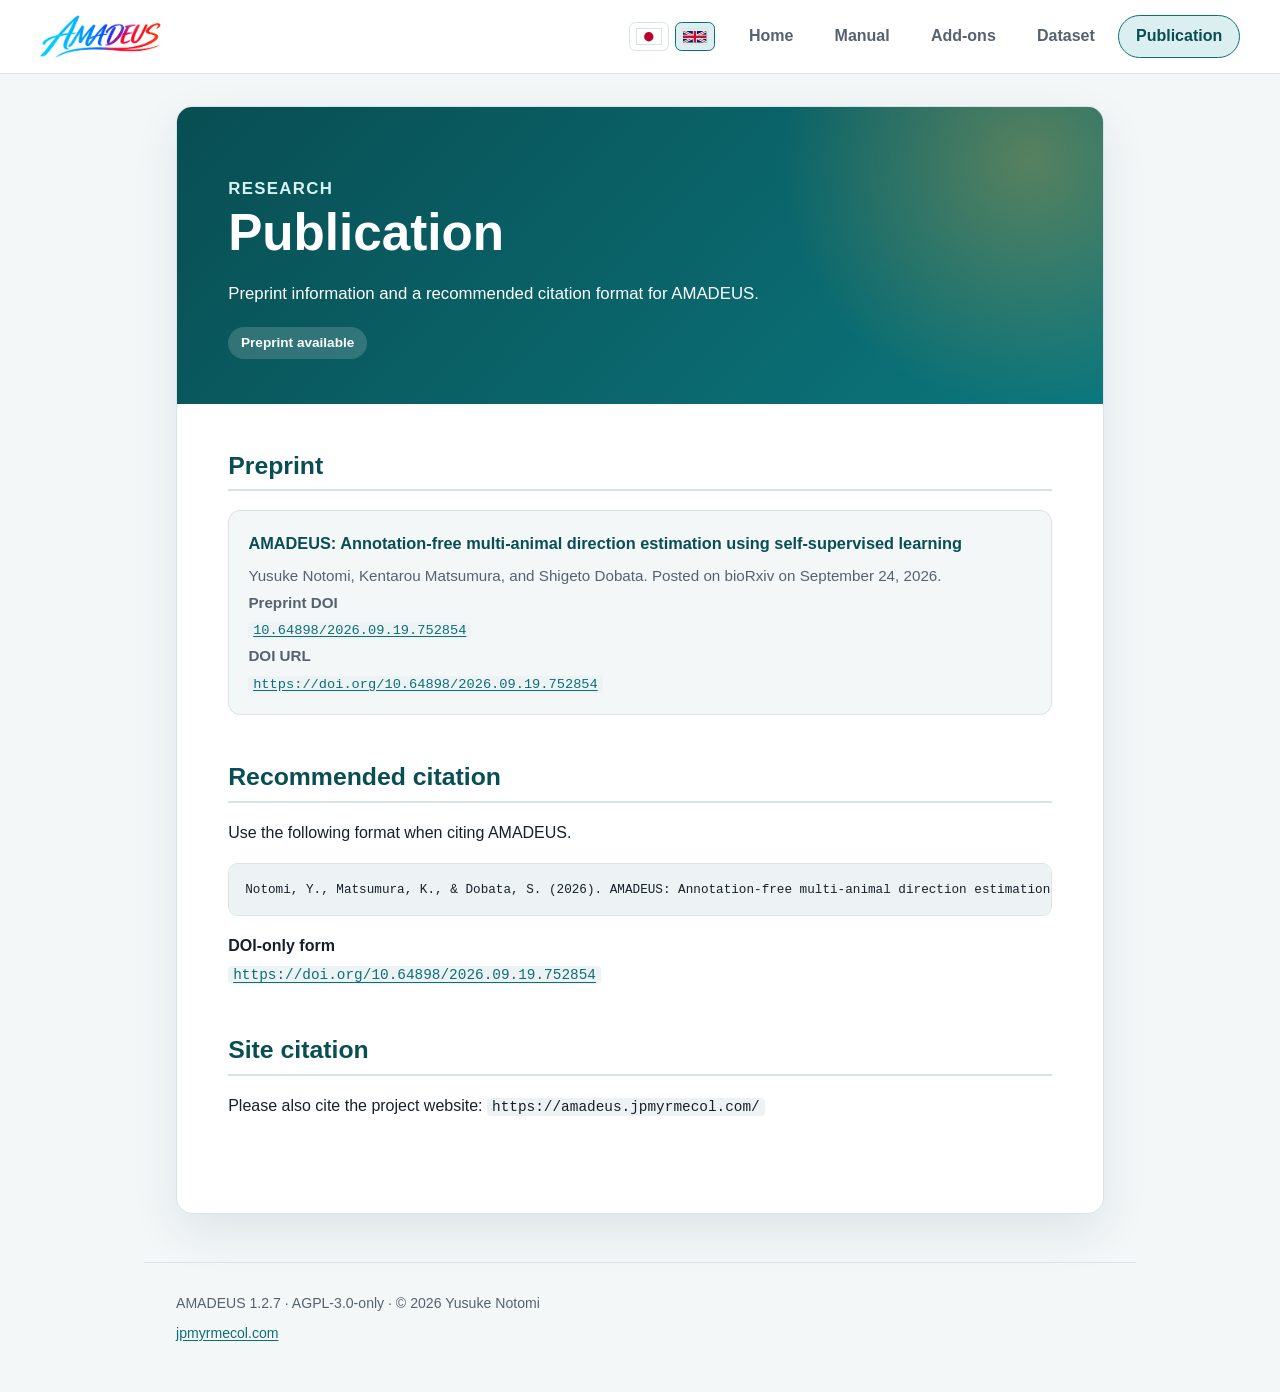
<file: publication.html>
<!doctype html>
<html lang="en">
<head>
<meta charset="utf-8">
<meta name="viewport" content="width=device-width, initial-scale=1">
<script>
if (location.hostname === "jpmyrmecol.github.io") {
  location.replace("https://amadeus.jpmyrmecol.com"
    + location.pathname.replace(/^\/AMADEUS-site\/?/i, "/") + location.search + location.hash);
}
</script>
<title>Publication — AMADEUS</title>
<meta name="description" content="Preprint DOI and recommended citation format for AMADEUS.">
<link rel="canonical" href="https://amadeus.jpmyrmecol.com/publication.html">
<link rel="alternate" hreflang="en" href="https://amadeus.jpmyrmecol.com/publication.html">
<link rel="alternate" hreflang="ja" href="https://amadeus.jpmyrmecol.com/jp/publication.html">
<link rel="alternate" hreflang="x-default" href="https://amadeus.jpmyrmecol.com/publication.html">
<link rel="icon" href="assets/icon.png">
<link rel="stylesheet" href="site.css?v=6">
<link rel="stylesheet" href="/background-video.css?v=7">
<script src="/background-video.js?v=9" defer></script>
</head>
<body>
<a class="skip-link" href="#content">Skip to content</a>

<header class="topbar"><a class="topbar-brand" href="/"><img src="assets/wordmark.png" alt="AMADEUS" width="116" height="42"></a><div class="navgroup"><div class="langs" role="group" aria-label="Language"><a href="/jp/publication.html" lang="ja" hreflang="ja" title="日本語" aria-label="日本語"><svg viewBox="0 0 900 600" width="26" height="18" aria-hidden="true"><path fill="#fff" d="M0 0h900v600H0z"/><circle fill="#bc002d" cx="450" cy="300" r="180"/></svg></a><a href="publication.html" lang="en" hreflang="en" title="English" aria-label="English" aria-current="true"><svg viewBox="0 0 60 30" width="26" height="18" aria-hidden="true"><clipPath id="uk-flag"><path d="M0 0h60v30H0z"/></clipPath><g clip-path="url(#uk-flag)"><path fill="#012169" d="M0 0h60v30H0z"/><path d="m0 0 60 30m0-30L0 30" stroke="#fff" stroke-width="6"/><path d="m0 0 60 30m0-30L0 30" stroke="#c8102e" stroke-width="2"/><path d="M30 0v30M0 15h60" stroke="#fff" stroke-width="10"/><path d="M30 0v30M0 15h60" stroke="#c8102e" stroke-width="6"/></g></svg></a></div><nav class="tabs" aria-label="Site sections"><a href="/">Home</a><a href="Manual_EN.html">Manual</a><a href="/addons.html">Add-ons</a><a href="dataset.html">Dataset</a><a href="publication.html" aria-current="page">Publication</a></nav></div></header>

<div class="wrap">
<main class="card" id="content">

  <div class="hero">
    <p class="eyebrow">Research</p>
    <h1>Publication</h1>
    <p>Preprint information and a recommended citation format for AMADEUS.</p>
    <a class="pill" href="https://doi.org/10.64898/2026.09.19.752854" target="_blank" rel="noopener noreferrer">Preprint available</a>
  </div>

  <div class="body">

  <section id="preprint">
    <h2>Preprint</h2>
    <div class="cards">
      <article>
        <h3>AMADEUS: Annotation-free multi-animal direction estimation using self-supervised learning</h3>
        <p>Yusuke Notomi, Kentarou Matsumura, and Shigeto Dobata. Posted on bioRxiv on September 24, 2026.</p>
        <p><strong>Preprint DOI</strong><br><a href="https://doi.org/10.64898/2026.09.19.752854" target="_blank" rel="noopener noreferrer"><code>10.64898/2026.09.19.752854</code></a></p>
        <p><strong>DOI URL</strong><br><a href="https://doi.org/10.64898/2026.09.19.752854" target="_blank" rel="noopener noreferrer"><code>https://doi.org/10.64898/2026.09.19.752854</code></a></p>
      </article>
    </div>
  </section>

  <section id="citation">
    <h2>Recommended citation</h2>
    <p>Use the following format when citing AMADEUS.</p>
    <pre><code>Notomi, Y., Matsumura, K., &amp; Dobata, S. (2026). AMADEUS: Annotation-free multi-animal direction estimation using self-supervised learning. bioRxiv. https://doi.org/10.64898/2026.09.19.752854</code></pre>
    <p><strong>DOI-only form</strong><br><a href="https://doi.org/10.64898/2026.09.19.752854" target="_blank" rel="noopener noreferrer"><code>https://doi.org/10.64898/2026.09.19.752854</code></a></p>
  </section>

  <section id="site-citation">
    <h2>Site citation</h2>
    <p>Please also cite the project website: <code>https://amadeus.jpmyrmecol.com/</code></p>
  </section>

  </div>
</main>
</div>

<footer class="site">
  <p>AMADEUS 1.2.7 · AGPL-3.0-only · © 2026 Yusuke Notomi</p>
  <p><a href="https://jpmyrmecol.com/" target="_blank" rel="noopener noreferrer">jpmyrmecol.com</a></p>
</footer>
</body>
</html>
</file>
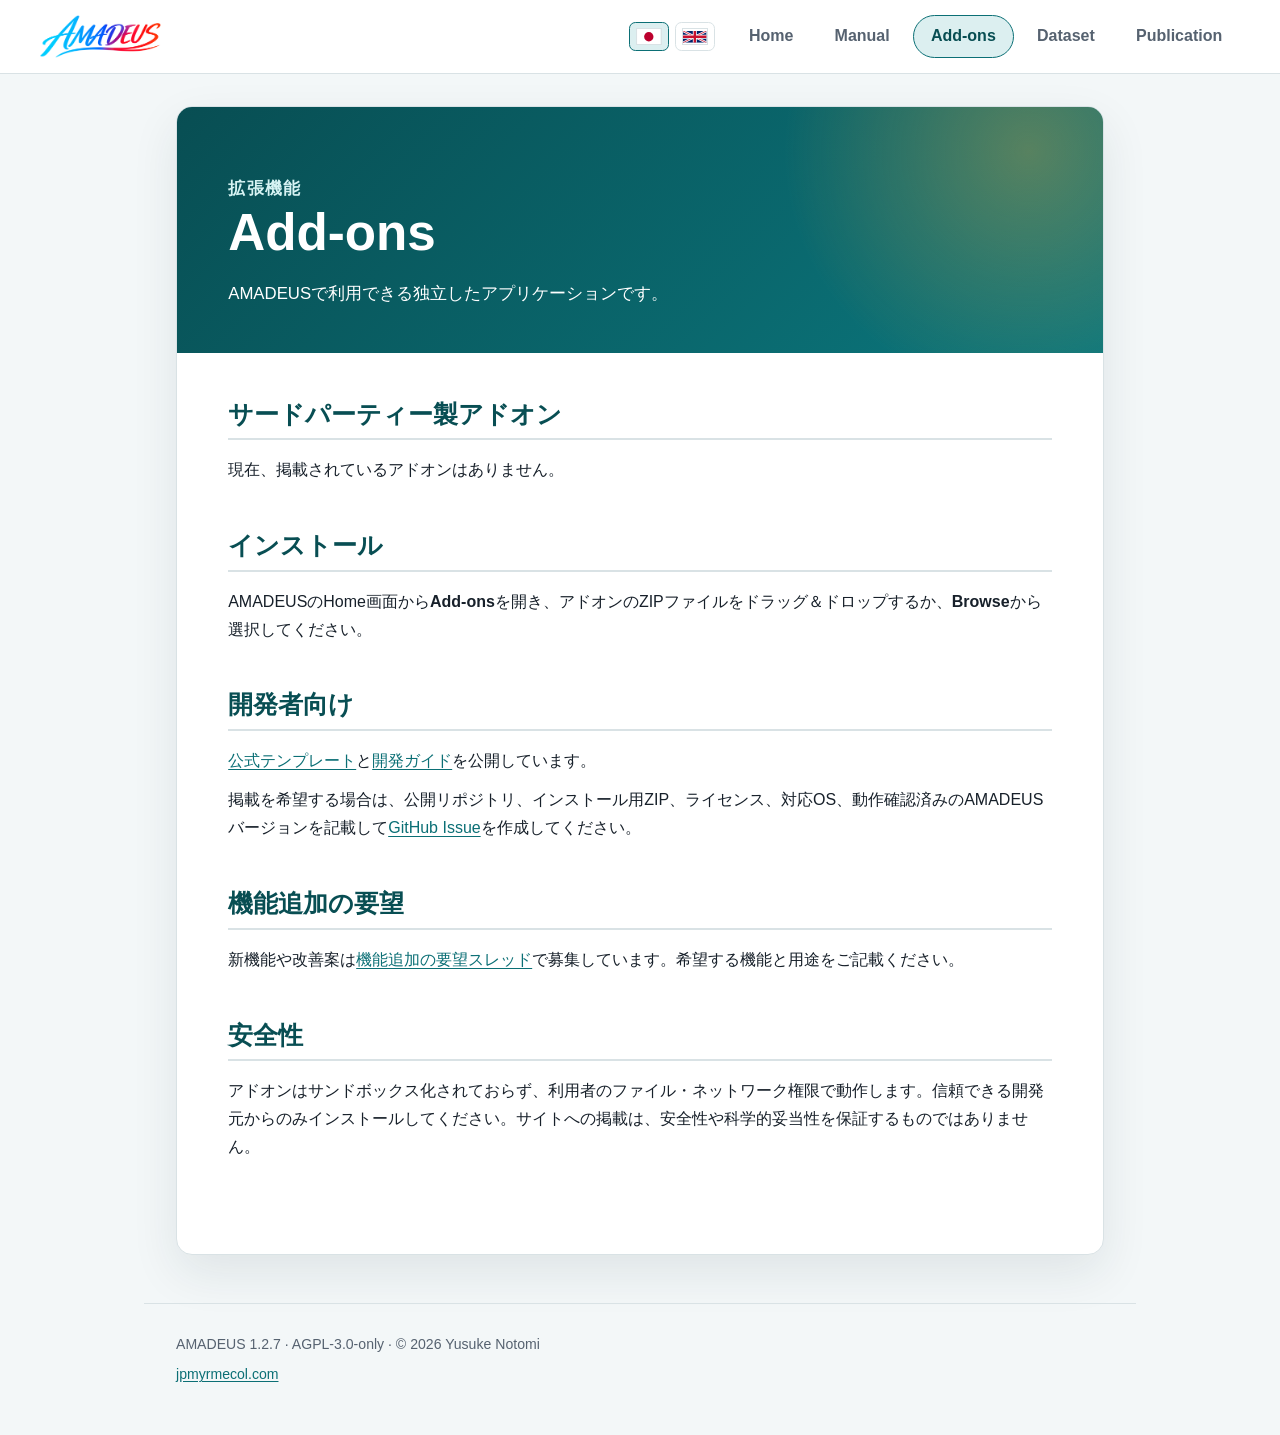
<file: jp/addons.html>
<!doctype html>
<html lang="ja">
<head>
<meta charset="utf-8">
<meta name="viewport" content="width=device-width, initial-scale=1">
<script>
if (location.hostname === "jpmyrmecol.github.io") {
  location.replace("https://amadeus.jpmyrmecol.com"
    + location.pathname.replace(/^\/AMADEUS-site\/?/i, "/") + location.search + location.hash);
}
</script>
<title>Add-ons — AMADEUS</title>
<meta name="description" content="AMADEUSのアドオン一覧、導入方法、開発者向け資料です。">
<link rel="canonical" href="https://amadeus.jpmyrmecol.com/jp/addons.html">
<link rel="alternate" hreflang="en" href="https://amadeus.jpmyrmecol.com/addons.html">
<link rel="alternate" hreflang="ja" href="https://amadeus.jpmyrmecol.com/jp/addons.html">
<link rel="alternate" hreflang="x-default" href="https://amadeus.jpmyrmecol.com/addons.html">
<link rel="icon" href="/assets/icon.png">
<link rel="stylesheet" href="/site.css?v=6">
<link rel="stylesheet" href="/background-video.css?v=7">
<script src="/background-video.js?v=9" defer></script>
</head>
<body>
<a class="skip-link" href="#content">本文へ移動</a>

<header class="topbar"><a class="topbar-brand" href="/jp/"><img src="/assets/wordmark.png" alt="AMADEUS" width="116" height="42"></a><div class="navgroup"><div class="langs" role="group" aria-label="言語"><a href="/jp/addons.html" lang="ja" hreflang="ja" title="日本語" aria-label="日本語" aria-current="true"><svg viewBox="0 0 900 600" width="26" height="18" aria-hidden="true"><path fill="#fff" d="M0 0h900v600H0z"/><circle fill="#bc002d" cx="450" cy="300" r="180"/></svg></a><a href="/addons.html" lang="en" hreflang="en" title="English" aria-label="English"><svg viewBox="0 0 60 30" width="26" height="18" aria-hidden="true"><clipPath id="uk-flag"><path d="M0 0h60v30H0z"/></clipPath><g clip-path="url(#uk-flag)"><path fill="#012169" d="M0 0h60v30H0z"/><path d="m0 0 60 30m0-30L0 30" stroke="#fff" stroke-width="6"/><path d="m0 0 60 30m0-30L0 30" stroke="#c8102e" stroke-width="2"/><path d="M30 0v30M0 15h60" stroke="#fff" stroke-width="10"/><path d="M30 0v30M0 15h60" stroke="#c8102e" stroke-width="6"/></g></svg></a></div><nav class="tabs" aria-label="サイト内メニュー"><a href="/jp/">Home</a><a href="/jp/manual.html">Manual</a><a href="/jp/addons.html" aria-current="page">Add-ons</a><a href="/jp/dataset.html">Dataset</a><a href="/jp/publication.html">Publication</a></nav></div></header>


<div class="wrap">
<main class="card" id="content">
  <div class="hero">
    <p class="eyebrow">拡張機能</p>
    <h1>Add-ons</h1>
    <p>AMADEUSで利用できる独立したアプリケーションです。</p>
  </div>

  <div class="body">
  <section id="community">
    <h2>サードパーティー製アドオン</h2>
    <p>現在、掲載されているアドオンはありません。</p>
  </section>
  <section id="installation">
    <h2>インストール</h2>
    <p>AMADEUSのHome画面から<strong>Add-ons</strong>を開き、アドオンのZIPファイルをドラッグ＆ドロップするか、<strong>Browse</strong>から選択してください。</p>
  </section>
  <section id="developers">
    <h2>開発者向け</h2>
    <p><a href="https://github.com/jpmyrmecol/AMADEUS-Addon-Template" target="_blank" rel="noopener noreferrer">公式テンプレート</a>と<a href="https://github.com/jpmyrmecol/AMADEUS/blob/main/tools/ADDONS.md" target="_blank" rel="noopener noreferrer">開発ガイド</a>を公開しています。</p>
    <p>掲載を希望する場合は、公開リポジトリ、インストール用ZIP、ライセンス、対応OS、動作確認済みのAMADEUSバージョンを記載して<a href="https://github.com/jpmyrmecol/AMADEUS-site/issues/new" target="_blank" rel="noopener noreferrer">GitHub Issue</a>を作成してください。</p>
  </section>
    <section id="feature-requests">
    <h2>機能追加の要望</h2>
    <p>新機能や改善案は<a href="https://github.com/jpmyrmecol/AMADEUS/discussions/19" target="_blank" rel="noopener noreferrer">機能追加の要望スレッド</a>で募集しています。希望する機能と用途をご記載ください。</p>
  </section>

  <section id="security">
    <h2>安全性</h2>
    <p>アドオンはサンドボックス化されておらず、利用者のファイル・ネットワーク権限で動作します。信頼できる開発元からのみインストールしてください。サイトへの掲載は、安全性や科学的妥当性を保証するものではありません。</p>
  </section>
  </div>
</main>
</div>

<footer class="site">
  <p>AMADEUS 1.2.7 · AGPL-3.0-only · © 2026 Yusuke Notomi</p>
  <p><a href="https://jpmyrmecol.com/" target="_blank" rel="noopener noreferrer">jpmyrmecol.com</a></p>
</footer>
</body>
</html>
</file>
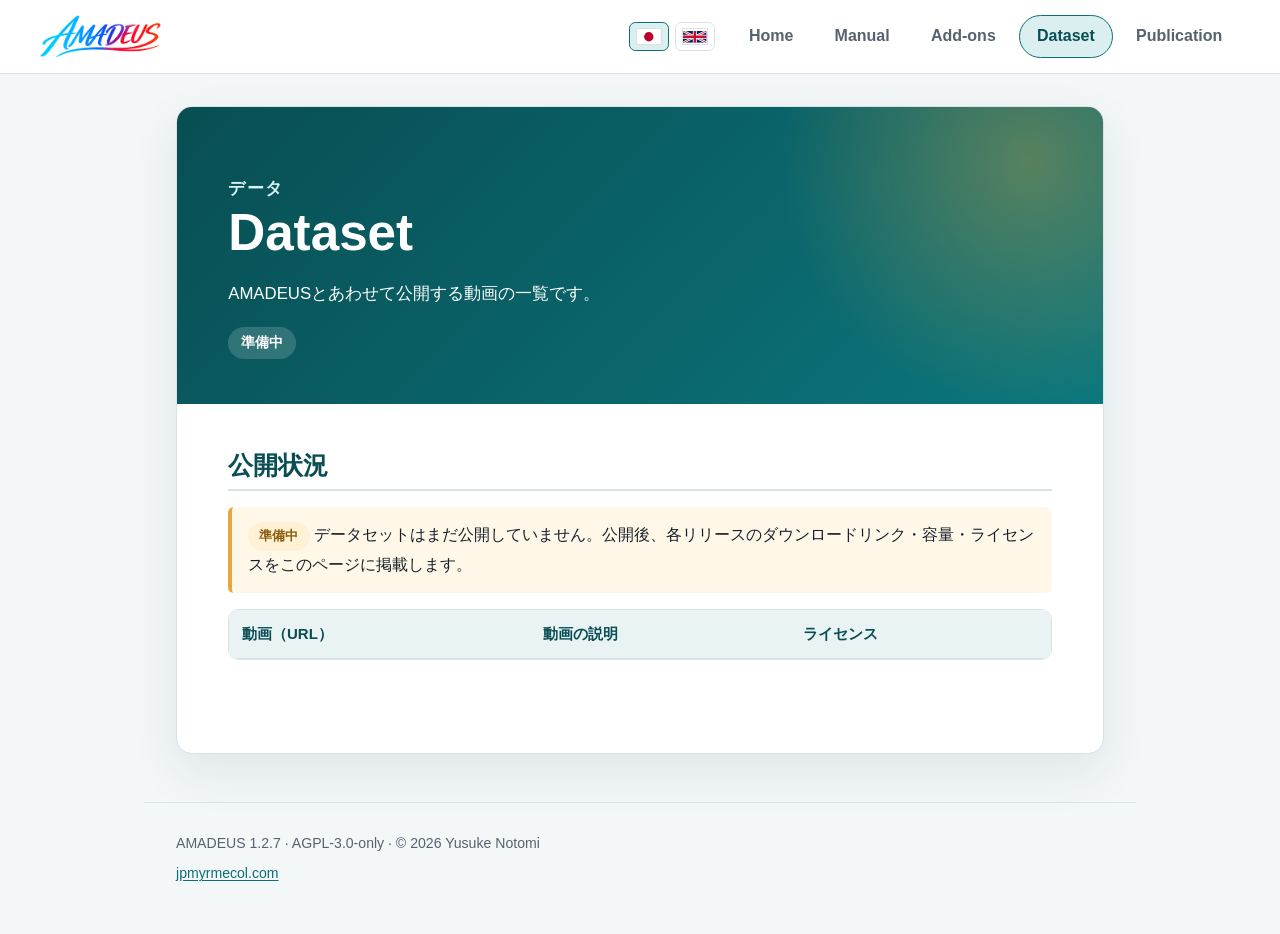
<file: jp/dataset.html>
<!doctype html>
<html lang="ja">
<head>
<meta charset="utf-8">
<meta name="viewport" content="width=device-width, initial-scale=1">
<script>
if (location.hostname === "jpmyrmecol.github.io") {
  location.replace("https://amadeus.jpmyrmecol.com"
    + location.pathname.replace(/^\/AMADEUS-site\/?/i, "/") + location.search + location.hash);
}
</script>
<title>Dataset — AMADEUS</title>
<meta name="description" content="AMADEUSとあわせて公開する動画の一覧です。">
<link rel="canonical" href="https://amadeus.jpmyrmecol.com/jp/dataset.html">
<link rel="alternate" hreflang="en" href="https://amadeus.jpmyrmecol.com/dataset.html">
<link rel="alternate" hreflang="ja" href="https://amadeus.jpmyrmecol.com/jp/dataset.html">
<link rel="alternate" hreflang="x-default" href="https://amadeus.jpmyrmecol.com/dataset.html">
<link rel="icon" href="/assets/icon.png">
<link rel="stylesheet" href="/site.css?v=6">
<link rel="stylesheet" href="/background-video.css?v=7">
<script src="/background-video.js?v=9" defer></script>
</head>
<body>
<a class="skip-link" href="#content">本文へ移動</a>

<header class="topbar"><a class="topbar-brand" href="/jp/"><img src="/assets/wordmark.png" alt="AMADEUS" width="116" height="42"></a><div class="navgroup"><div class="langs" role="group" aria-label="言語"><a href="/jp/dataset.html" lang="ja" hreflang="ja" title="日本語" aria-label="日本語" aria-current="true"><svg viewBox="0 0 900 600" width="26" height="18" aria-hidden="true"><path fill="#fff" d="M0 0h900v600H0z"/><circle fill="#bc002d" cx="450" cy="300" r="180"/></svg></a><a href="/dataset.html" lang="en" hreflang="en" title="English" aria-label="English"><svg viewBox="0 0 60 30" width="26" height="18" aria-hidden="true"><clipPath id="uk-flag"><path d="M0 0h60v30H0z"/></clipPath><g clip-path="url(#uk-flag)"><path fill="#012169" d="M0 0h60v30H0z"/><path d="m0 0 60 30m0-30L0 30" stroke="#fff" stroke-width="6"/><path d="m0 0 60 30m0-30L0 30" stroke="#c8102e" stroke-width="2"/><path d="M30 0v30M0 15h60" stroke="#fff" stroke-width="10"/><path d="M30 0v30M0 15h60" stroke="#c8102e" stroke-width="6"/></g></svg></a></div><nav class="tabs" aria-label="サイト内メニュー"><a href="/jp/">Home</a><a href="/jp/manual.html">Manual</a><a href="/jp/addons.html">Add-ons</a><a href="/jp/dataset.html" aria-current="page">Dataset</a><a href="/jp/publication.html">Publication</a></nav></div></header>

<div class="wrap">
<main class="card" id="content">

  <div class="hero">
    <p class="eyebrow">データ</p>
    <h1>Dataset</h1>
    <p>AMADEUSとあわせて公開する動画の一覧です。</p>
    <span class="pill">準備中</span>
  </div>

  <div class="body">

  <section id="availability">
    <h2>公開状況</h2>
    <p class="note"><span class="status">準備中</span> データセットはまだ公開していません。公開後、各リリースのダウンロードリンク・容量・ライセンスをこのページに掲載します。</p>
    <div class="table-wrap"><table>
      <thead><tr><th>動画（URL）</th><th>動画の説明</th><th>ライセンス</th></tr></thead>
      <tbody></tbody>
    </table></div>
  </section>

  </div>
</main>
</div>

<footer class="site">
  <p>AMADEUS 1.2.7 · AGPL-3.0-only · © 2026 Yusuke Notomi</p>
  <p><a href="https://jpmyrmecol.com/" target="_blank" rel="noopener noreferrer">jpmyrmecol.com</a></p>
</footer>
</body>
</html>
</file>
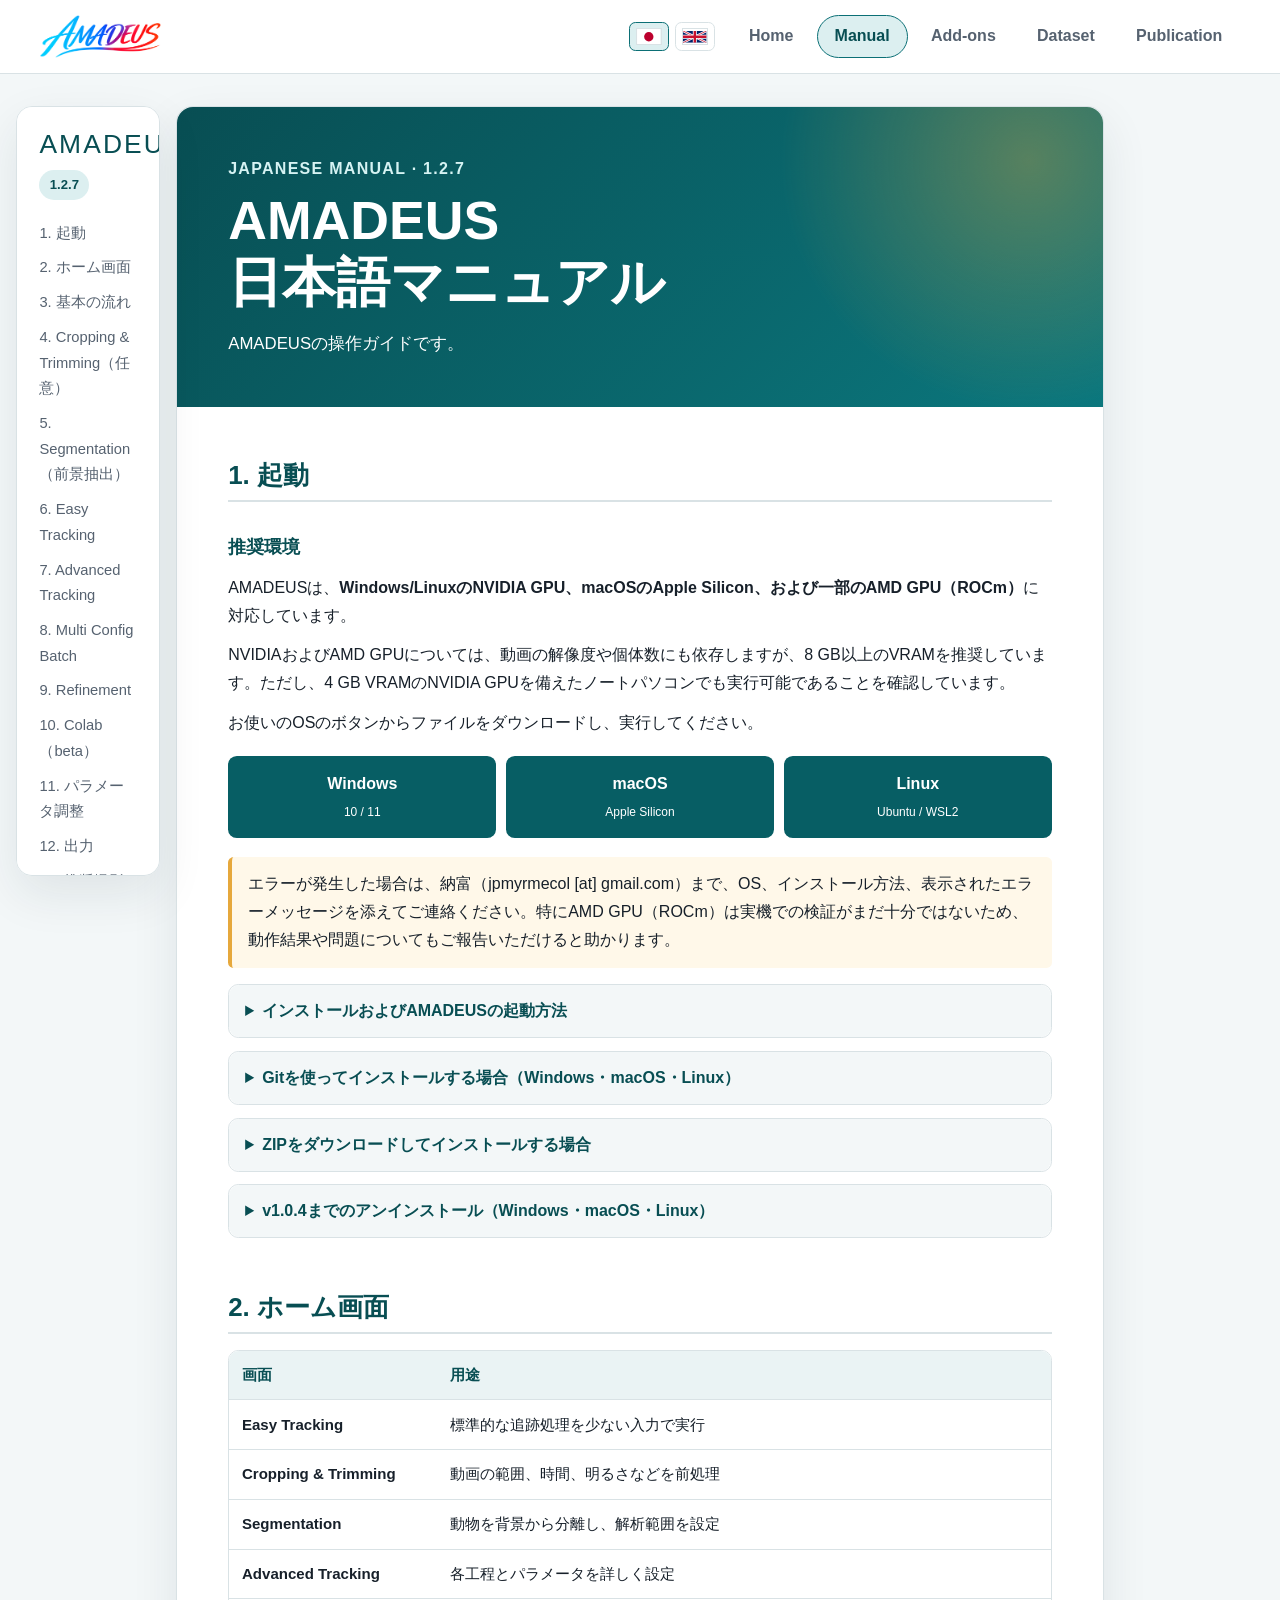
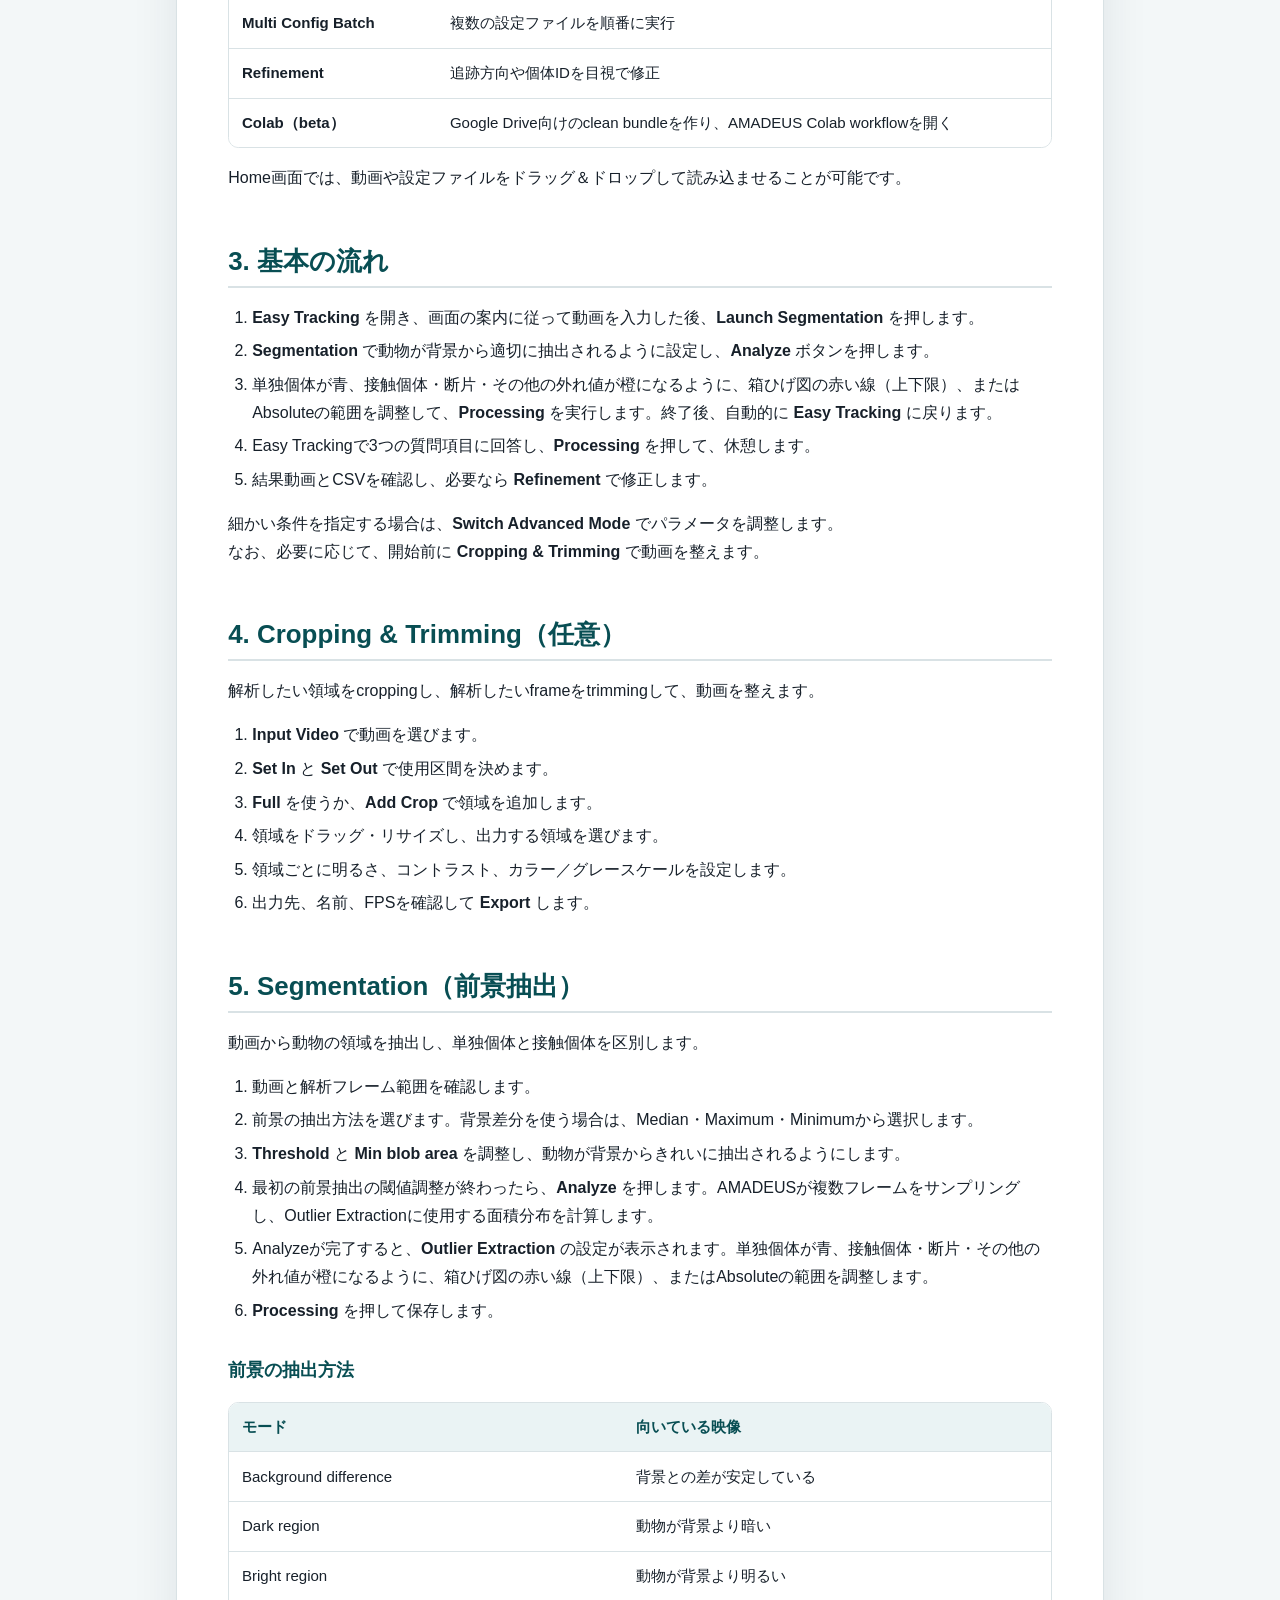
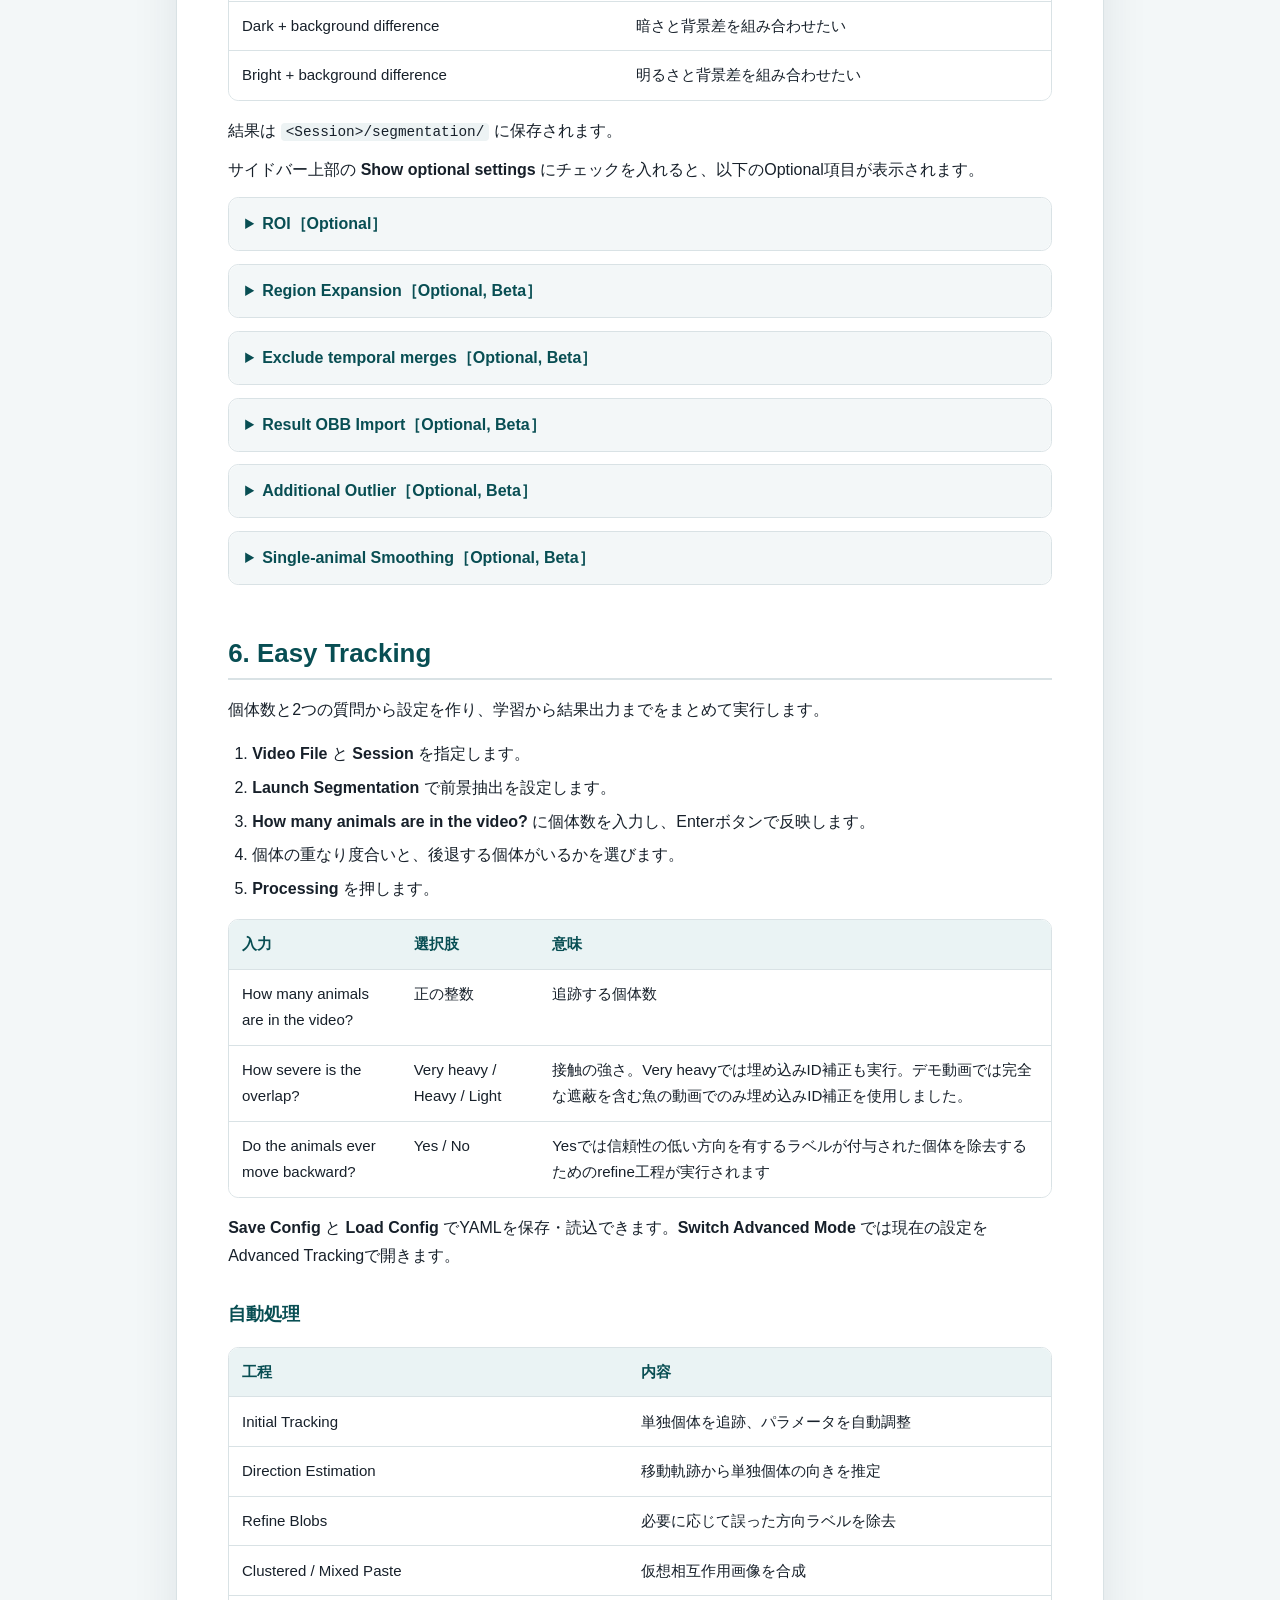
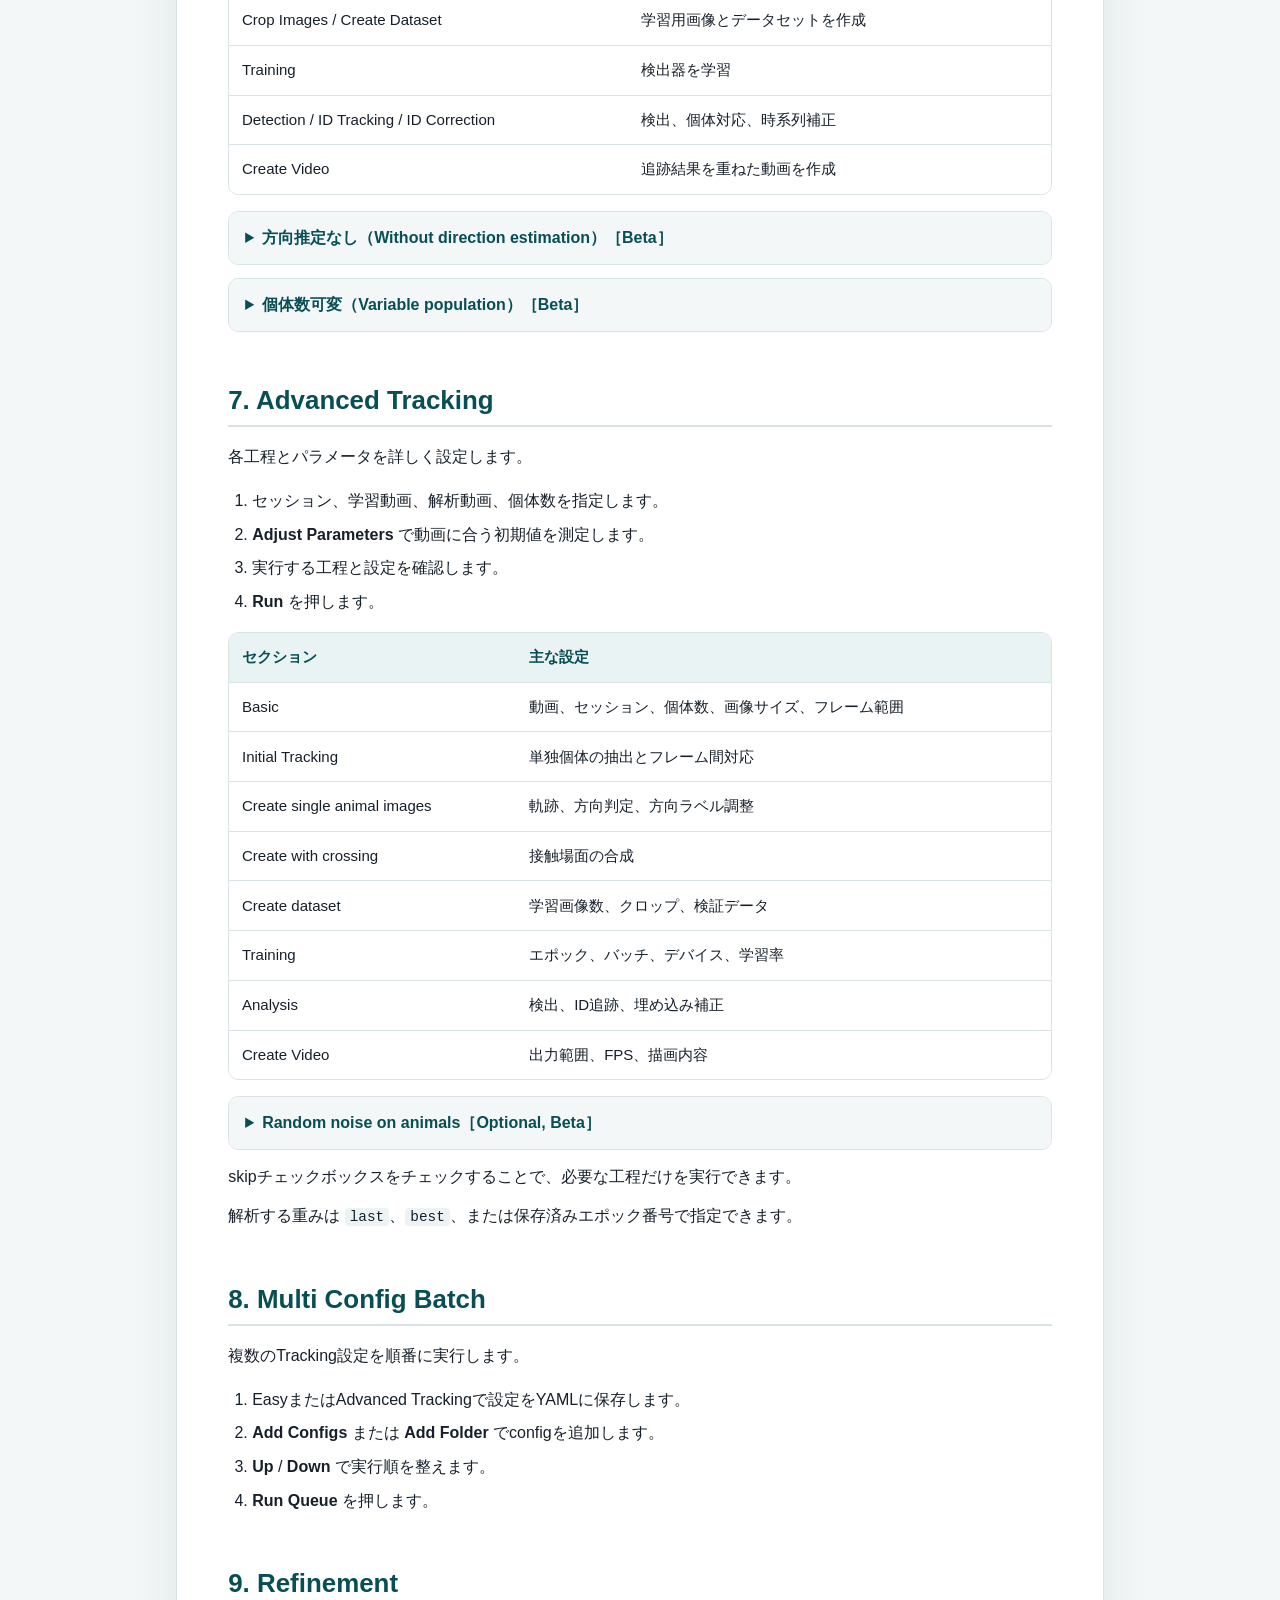
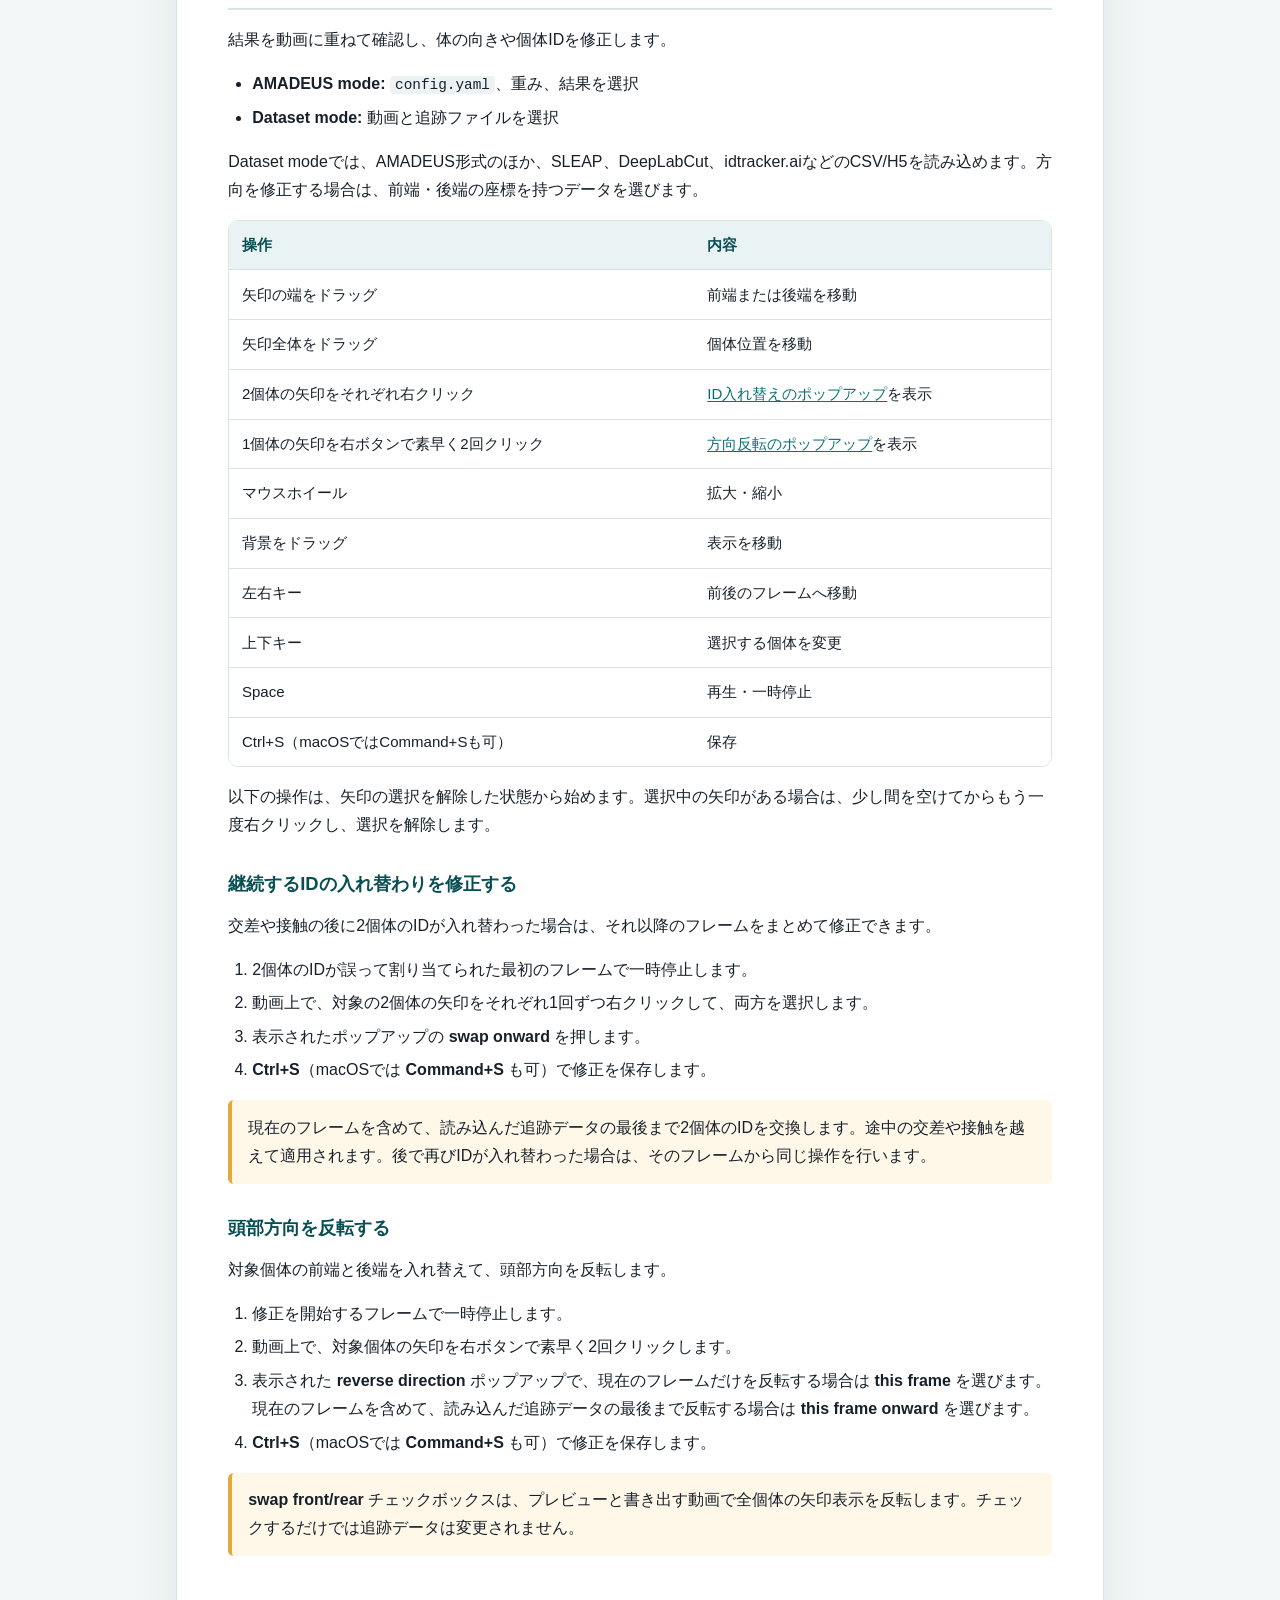
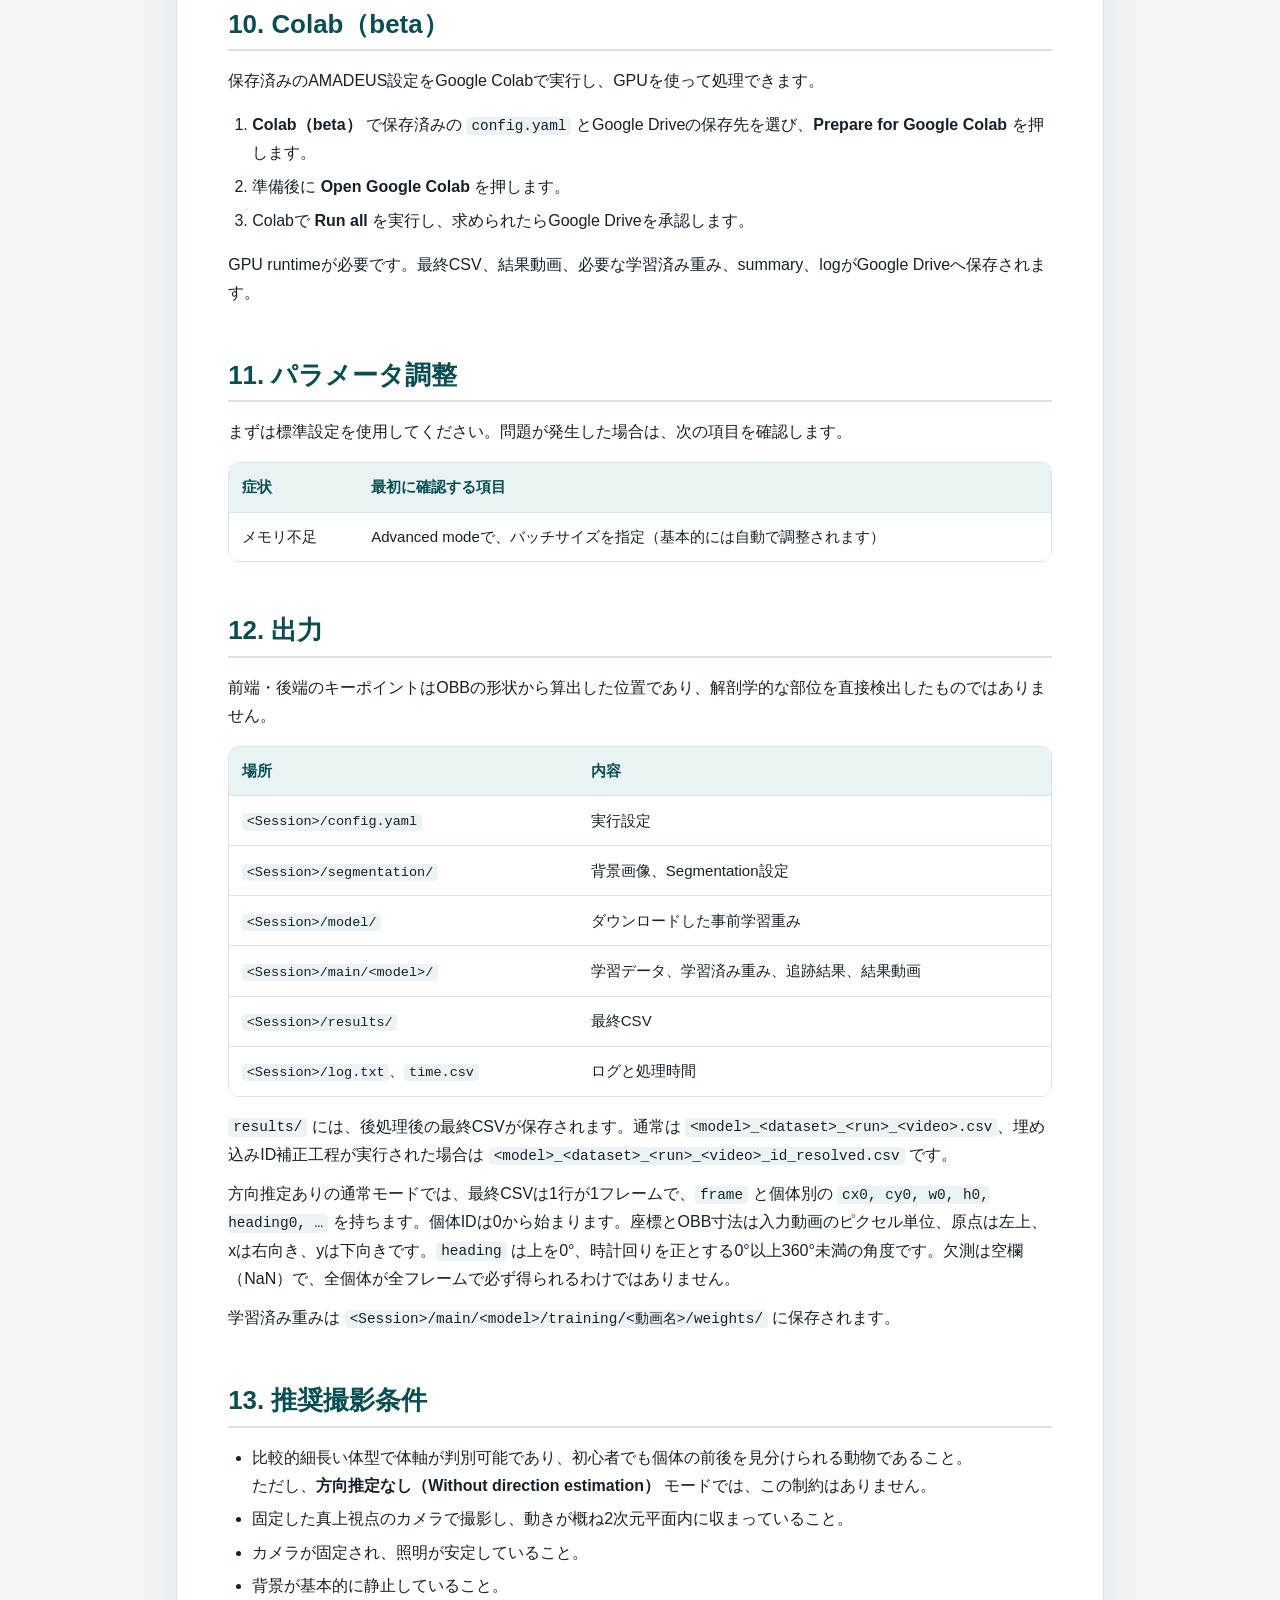
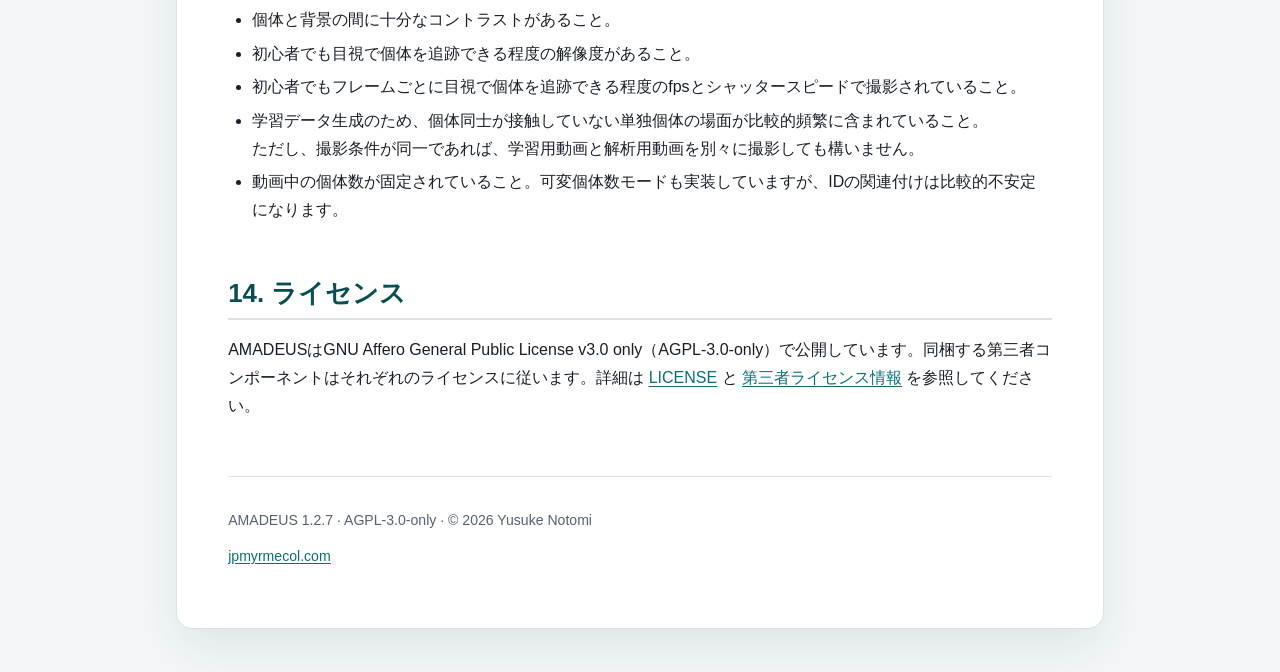
<file: jp/manual.html>
<!doctype html>
<html lang="ja"><head><meta charset="utf-8"><meta name="viewport" content="width=device-width, initial-scale=1"><script>
if (location.hostname === "jpmyrmecol.github.io") {
  location.replace("https://amadeus.jpmyrmecol.com"
    + location.pathname.replace(/^\/AMADEUS-site\/?/i, "/") + location.search + location.hash);
}
</script><title>AMADEUS 1.2.7 日本語マニュアル</title><meta name="description" content="AMADEUSの操作マニュアルです。OBBと個体IDを用いた追跡、方向推定、設定、結果の確認・修正を説明します。"><link rel="canonical" href="https://amadeus.jpmyrmecol.com/jp/manual.html"><link rel="alternate" hreflang="en" href="https://amadeus.jpmyrmecol.com/Manual_EN.html"><link rel="alternate" hreflang="ja" href="https://amadeus.jpmyrmecol.com/jp/manual.html"><link rel="alternate" hreflang="x-default" href="https://amadeus.jpmyrmecol.com/Manual_EN.html"><style>
    :root {
      color-scheme: light;
      --ink: #17202a;
      --muted: #566270;
      --paper: #ffffff;
      --soft: #f3f7f8;
      --line: #d9e2e5;
      --brand: #0b6f75;
      --brand-dark: #084e53;
      --accent: #e6a83c;
      --code: #edf3f4;
      --shadow: 0 18px 48px rgba(18, 45, 52, 0.09);
    }

    * {
      box-sizing: border-box;
    }

    html {
      scroll-behavior: smooth;
    }

    body {
      margin: 0;
      background: var(--soft);
      color: var(--ink);
      font-family: -apple-system, BlinkMacSystemFont, "Segoe UI", "Noto Sans JP",
        "Yu Gothic UI", Meiryo, sans-serif;
      line-height: 1.75;
    }

    a {
      color: var(--brand);
      text-underline-offset: 0.16em;
    }

    a:hover {
      color: var(--brand-dark);
    }

    .skip-link {
      position: fixed;
      top: 0.5rem;
      left: 0.5rem;
      z-index: 10;
      padding: 0.55rem 0.8rem;
      background: var(--ink);
      color: white;
      transform: translateY(-150%);
    }

    .skip-link:focus {
      transform: none;
    }

    .layout {
      display: block;
      max-width: 62rem;
      margin: 2rem auto 3rem;
      padding: 0 clamp(0.9rem, 4vw, 2rem);
    }

    aside {
      position: sticky;
      top: 2rem;
      align-self: start;
      max-height: calc(100vh - 4rem);
      overflow: auto;
      padding: 1.4rem;
      border: 1px solid var(--line);
      border-radius: 1rem;
      background: var(--paper);
      box-shadow: var(--shadow);
    }

    .brand {
      margin: 0;
      color: var(--brand-dark);
      font-size: 1.65rem;
      letter-spacing: 0.08em;
      line-height: 1.2;
    }

    .version {
      display: inline-block;
      margin: 0.6rem 0 1rem;
      padding: 0.22rem 0.65rem;
      border-radius: 999px;
      background: #dceff0;
      color: var(--brand-dark);
      font-size: 0.82rem;
      font-weight: 700;
    }

    aside nav a {
      display: block;
      padding: 0.28rem 0;
      color: var(--muted);
      text-decoration: none;
      font-size: 0.92rem;
    }

    aside nav a:hover {
      color: var(--brand);
    }

    main {
      min-width: 0;
      padding: 3rem clamp(1.2rem, 4vw, 4rem);
      border: 1px solid var(--line);
      border-radius: 1rem;
      background: var(--paper);
      box-shadow: var(--shadow);
    }

    .hero {
      margin: -3rem clamp(-4rem, -4vw, -1.2rem) 2.5rem;
      padding: 3rem clamp(1.2rem, 4vw, 4rem);
      border-radius: 1rem 1rem 0 0;
      background:
        radial-gradient(circle at 92% 18%, rgba(230, 168, 60, 0.35), transparent 28%),
        linear-gradient(135deg, #084e53, #0b777d);
      color: white;
    }

    .eyebrow {
      margin: 0 0 0.4rem;
      color: #d6f3f3;
      font-weight: 700;
      letter-spacing: 0.08em;
      text-transform: uppercase;
    }

    .hero h1 {
      margin: 0;
      color: white;
      font-size: clamp(2rem, 5vw, 3.35rem);
      line-height: 1.16;
    }

    .hero p:last-child {
      max-width: 44rem;
      margin: 1rem 0 0;
      font-size: 1.05rem;
    }

    section {
      scroll-margin-top: 1.5rem;
      margin: 3.2rem 0;
    }

    h2[id] {
      scroll-margin-top: 4.9rem;
    }

    h2 {
      margin: 0 0 1rem;
      padding-bottom: 0.45rem;
      border-bottom: 2px solid var(--line);
      color: var(--brand-dark);
      font-size: 1.62rem;
      line-height: 1.35;
    }

    h3 {
      margin: 1.8rem 0 0.65rem;
      color: var(--brand-dark);
      font-size: 1.15rem;
    }

    p {
      margin: 0.7rem 0;
    }

    ol,
    ul {
      padding-left: 1.5rem;
    }

    li + li {
      margin-top: 0.35rem;
    }

    .lead {
      font-size: 1.08rem;
    }

    .note {
      margin: 1rem 0;
      padding: 0.85rem 1rem;
      border-left: 4px solid var(--accent);
      border-radius: 0.35rem;
      background: #fff8e9;
    }

    .table-wrap {
      margin: 1rem 0;
      overflow-x: auto;
      border: 1px solid var(--line);
      border-radius: 0.65rem;
    }

    table {
      width: 100%;
      border-collapse: collapse;
      background: var(--paper);
      font-size: 0.94rem;
    }

    th,
    td {
      padding: 0.7rem 0.8rem;
      border-bottom: 1px solid var(--line);
      text-align: left;
      vertical-align: top;
    }

    th {
      background: #eaf3f4;
      color: var(--brand-dark);
      white-space: nowrap;
    }

    tr:last-child td {
      border-bottom: 0;
    }

    code {
      padding: 0.08em 0.35em;
      border-radius: 0.25rem;
      background: var(--code);
      font-family: "Cascadia Mono", Consolas, monospace;
      font-size: 0.9em;
      overflow-wrap: anywhere;
    }

    .links {
      display: flex;
      flex-wrap: wrap;
      gap: 0.65rem;
      margin-top: 1.2rem;
    }

    .links a {
      display: inline-block;
      padding: 0.45rem 0.75rem;
      border: 1px solid var(--line);
      border-radius: 0.45rem;
      background: var(--soft);
      text-decoration: none;
      font-weight: 600;
    }

    footer {
      margin-top: 3.5rem;
      padding-top: 1.25rem;
      border-top: 1px solid var(--line);
      color: var(--muted);
      font-size: 0.88rem;
    }

    @media (max-width: 1279px) {
      .layout {
        display: block;
        width: auto;
        max-width: 62rem;
        margin: 2rem auto 3rem;
        padding: 0 clamp(0.9rem, 4vw, 2rem);
      }

      aside {
        position: static;
        max-height: none;
        overflow: visible;
        margin: 0 0 1rem;
        padding: 0 0 0.75rem;
        border: 0;
        border-radius: 0;
        background: transparent;
        box-shadow: none;
      }

      aside .brand,
      aside .version {
        display: none;
      }

      .toc-menu-toggle {
        display: flex;
      }

      aside nav {
        display: none;
        grid-template-columns: repeat(2, minmax(0, 1fr));
        gap: 0 1rem;
      }

      aside.toc-open nav {
        display: grid;
      }
    }

    @media (min-width: 1280px) {
      .layout {
        --manual-aside-width: min(17rem, calc((100vw - 62rem) / 2));
        display: grid;
        grid-template-columns: minmax(0, var(--manual-aside-width)) minmax(0, 58rem);
        gap: 1rem;
        width: calc(var(--manual-aside-width) + 59rem);
        max-width: none;
        margin: 2rem 0 3rem calc(50% - 29rem - var(--manual-aside-width) - 1rem);
        padding: 0;
      }

      aside {
        grid-column: 1;
        grid-row: 1;
        align-self: start;
      }

      main {
        grid-column: 2;
        grid-row: 1;
      }
    }

    @media (max-width: 720px) {
      .layout {
        width: 100%;
        margin: 1rem auto 3rem;
        padding: 0;
      }

      main {
        border: 0;
        border-radius: 0;
        box-shadow: none;
      }

      .hero {
        border-radius: 0;
      }

      .topbar {
        display: grid;
        grid-template-columns: minmax(0, 1fr) auto;
        grid-template-areas:
          "brand langs"
          "tabs tabs";
        align-items: center;
        column-gap: 0.75rem;
        row-gap: 0.7rem;
        height: auto;
        padding-top: 0.6rem;
        padding-bottom: 0.6rem;
      }

      .topbar-brand { grid-area: brand; }
      .navgroup { display: contents; }
      .langs { grid-area: langs; justify-self: end; }
      .tabs { grid-area: tabs; width: 100%; flex-wrap: wrap; }
      .tabs a { flex: 1; text-align: center; padding-inline: 0.5rem; }
    }

    @media print {
      body {
        background: white;
      }

      .layout {
        display: block;
        padding: 0;
      }

      aside,
      .links {
        display: none;
      }

      main {
        padding: 0;
        border: 0;
        box-shadow: none;
      }

      .hero {
        margin: 0 0 2rem;
        padding: 1.5rem;
      }

      section {
        break-inside: avoid-page;
      }
    }
  
    summary:focus-visible {outline:3px solid var(--accent);outline-offset:3px;}
    details {margin:0.8rem 0;border:1px solid var(--line);border-radius:0.65rem;background:var(--paper);}
    summary {cursor:pointer;padding:0.75rem 1rem;color:var(--brand-dark);font-weight:600;background:var(--soft);border-radius:0.65rem;}
    details[open] summary {border-bottom:1px solid var(--line);border-radius:0.65rem 0.65rem 0 0;}
    .details-content {padding:0.25rem 1rem 0.7rem;}
    .table-wrap td {overflow-wrap:anywhere;}

    .toc-menu-toggle {
      display: none;
      align-items: center;
      justify-content: space-between;
      width: 100%;
      min-height: 2.75rem;
      padding: 0.45rem 0.75rem;
      border: 1px solid var(--line);
      border-radius: 0.55rem;
      background: var(--paper);
      color: var(--brand-dark);
      font: inherit;
      font-weight: 600;
      text-align: left;
      cursor: pointer;
    }

    .toc-menu-toggle::after {
      content: "+";
      color: var(--brand);
      font-size: 1.25rem;
      line-height: 1;
    }

    .toc-menu-toggle[aria-expanded="true"]::after {
      content: "−";
    }

    .toc-menu-toggle:focus-visible {
      outline: 3px solid var(--accent);
      outline-offset: 2px;
    }

    .topbar {position:sticky;top:0;z-index:20;display:flex;align-items:center;gap:1.5rem;height:4.6rem;padding:0 clamp(0.9rem,4vw,2.5rem);border-bottom:1px solid var(--line);background:rgba(255,255,255,0.94);backdrop-filter:saturate(1.4) blur(8px);}
    .topbar-brand {display:inline-flex;align-items:center;text-decoration:none;}
    .topbar-brand img {height:2.7rem;width:auto;display:block;}
    .navgroup {display:flex;align-items:center;gap:1rem;margin-left:auto;}
    .langs {display:flex;gap:0.4rem;}
    .langs a {display:inline-flex;align-items:center;justify-content:center;width:2.5rem;height:1.85rem;border:1px solid var(--line);border-radius:0.4rem;background:var(--paper);transition:background .15s,border-color .15s;}
    .langs a:hover {background:#eaf3f4;border-color:var(--brand);}
    .langs a[aria-current="true"] {background:#dceff0;border-color:var(--brand);}
    .langs svg {width:1.6rem;height:1.1rem;display:block;border:1px solid var(--line);}
    .langs a:focus-visible {outline:3px solid var(--accent);outline-offset:3px;}
    .tabs {display:flex;gap:0.35rem;}
    .tabs a {padding:0.42rem 1.05rem;border:1px solid transparent;border-radius:999px;color:var(--muted);text-decoration:none;font-weight:600;white-space:nowrap;}
    .tabs a:hover {background:var(--soft);color:var(--brand-dark);}
    .tabs a[aria-current="page"] {border-color:var(--brand);background:#dceff0;color:var(--brand-dark);}
    .tabs a:focus-visible,.topbar-brand:focus-visible {outline:3px solid var(--accent);outline-offset:3px;}
    aside {top:6.1rem;max-height:calc(100vh - 8.1rem);}
    section {scroll-margin-top:1.5rem;}
    @media (max-width:880px){aside{top:auto;max-height:none;}}
    @media (max-width:720px){.topbar{height:auto;flex-wrap:wrap;gap:0.7rem 1rem;padding-top:0.6rem;padding-bottom:0.6rem;}.navgroup{margin-left:auto;}.tabs{width:100%;}.tabs a{flex:1;text-align:center;padding-inline:0.5rem;}h2[id]{scroll-margin-top:7.2rem;}}
    @media print{.topbar{display:none;}}

    /* Manual mobile overrides follow the base header and TOC styles. */
    @media (max-width: 1279px) {
      .toc-menu-toggle { display: flex; }
      aside nav { display: none; }
      aside.toc-open nav { display: grid; }
    }

    @media (max-width: 720px) {
      .layout { margin-top: 0; }
      .hero { margin-bottom: 0.75rem; }
      main > aside { margin-bottom: 0; padding-bottom: 0; }
      main > aside + section { margin-top: 1.25rem; }
      .topbar {
        display: grid;
        grid-template-columns: minmax(0, 1fr) auto;
        grid-template-areas:
          "brand langs"
          "tabs tabs";
        align-items: center;
        column-gap: 0.75rem;
        row-gap: 0.7rem;
        height: auto;
        padding-top: 0.6rem;
        padding-bottom: 0.6rem;
      }
      .topbar-brand { grid-area: brand; }
      .navgroup { display: contents; }
      .langs { grid-area: langs; justify-self: end; }
      .tabs { grid-area: tabs; width: 100%; flex-wrap: wrap; }
      .tabs a { flex: 1; text-align: center; padding-inline: 0.5rem; }
    }

  
    /* Wrap the five site tabs on narrow desktop screens. */
    @media (min-width: 721px) and (max-width: 900px) {
      .topbar { display: grid; grid-template-columns: minmax(0, 1fr) auto; grid-template-areas: "brand langs" "tabs tabs"; height: auto; row-gap: 0.35rem; padding-block: 0.5rem; }
      .topbar-brand { grid-area: brand; }
      .navgroup { display: contents; }
      .langs { grid-area: langs; justify-self: end; }
      .tabs { grid-area: tabs; justify-content: center; }
    }
</style><link rel="stylesheet" href="/install-tabs.css?v=3"><script src="/install-copy.js?v=1" defer></script>
</head><body><a class="skip-link" href="#content">本文へ移動</a><header class="topbar"><a class="topbar-brand" href="/jp/"><img src="/assets/wordmark.png" alt="AMADEUS" width="116" height="42"></a><div class="navgroup"><div class="langs" role="group" aria-label="言語"><a href="/jp/manual.html" lang="ja" hreflang="ja" title="日本語" aria-label="日本語" aria-current="true"><svg viewBox="0 0 900 600" width="26" height="18" aria-hidden="true"><path fill="#fff" d="M0 0h900v600H0z"/><circle fill="#bc002d" cx="450" cy="300" r="180"/></svg></a><a href="/Manual_EN.html" lang="en" hreflang="en" title="English" aria-label="English"><svg viewBox="0 0 60 30" width="26" height="18" aria-hidden="true"><clipPath id="uk-flag"><path d="M0 0h60v30H0z"/></clipPath><g clip-path="url(#uk-flag)"><path fill="#012169" d="M0 0h60v30H0z"/><path d="m0 0 60 30m0-30L0 30" stroke="#fff" stroke-width="6"/><path d="m0 0 60 30m0-30L0 30" stroke="#c8102e" stroke-width="2"/><path d="M30 0v30M0 15h60" stroke="#fff" stroke-width="10"/><path d="M30 0v30M0 15h60" stroke="#c8102e" stroke-width="6"/></g></svg></a></div><nav class="tabs" aria-label="サイト内メニュー"><a href="/jp/">Home</a><a href="/jp/manual.html" aria-current="page">Manual</a><a href="/jp/addons.html">Add-ons</a><a href="/jp/dataset.html">Dataset</a><a href="/jp/publication.html">Publication</a></nav></div></header><div class="layout"><aside aria-label="目次"><p class="brand">AMADEUS</p><span class="version">1.2.7</span><button class="toc-menu-toggle" type="button" aria-controls="manual-toc" aria-expanded="false">目次</button><nav id="manual-toc" aria-label="目次"><a href="#section-1">1. 起動</a><a href="#section-2">2. ホーム画面</a><a href="#section-3">3. 基本の流れ</a><a href="#section-4">4. Cropping & Trimming（任意）</a><a href="#section-5">5. Segmentation（前景抽出）</a><a href="#section-6">6. Easy Tracking</a><a href="#section-7">7. Advanced Tracking</a><a href="#section-8">8. Multi Config Batch</a><a href="#section-9">9. Refinement</a><a href="#section-10">10. Colab（beta）</a><a href="#section-11">11. パラメータ調整</a><a href="#section-12">12. 出力</a><a href="#section-13">13. 推奨撮影条件</a><a href="#section-14">14. ライセンス</a></nav></aside><main id="content"><header class="hero"><p class="eyebrow">Japanese Manual · 1.2.7</p><h1>AMADEUS<br>日本語マニュアル</h1><p>AMADEUSの操作ガイドです。</p></header>
<section><h2 id="section-1">1. 起動</h2>
<h3>推奨環境</h3>
<p>AMADEUSは、<strong>Windows/LinuxのNVIDIA GPU、macOSのApple Silicon、および一部のAMD GPU（ROCm）</strong>に対応しています。</p>
<p>NVIDIAおよびAMD GPUについては、動画の解像度や個体数にも依存しますが、8 GB以上のVRAMを推奨しています。ただし、4 GB VRAMのNVIDIA GPUを備えたノートパソコンでも実行可能であることを確認しています。</p>
<p>お使いのOSのボタンからファイルをダウンロードし、実行してください。</p>
<div class="installer-downloads" role="group" aria-label="OS別インストーラー">
<a href="/AMADEUS-Setup.bat" download>Windows<span>10 / 11</span></a>
<a href="/AMADEUS-Setup.command" download>macOS<span>Apple Silicon</span></a>
<a href="/AMADEUS-Setup.sh" download>Linux<span>Ubuntu / WSL2</span></a>
</div>
<p class="note">エラーが発生した場合は、納富（jpmyrmecol [at] gmail.com）まで、OS、インストール方法、表示されたエラーメッセージを添えてご連絡ください。特にAMD GPU（ROCm）は実機での検証がまだ十分ではないため、動作結果や問題についてもご報告いただけると助かります。</p>
<details><summary>インストールおよびAMADEUSの起動方法</summary>
<div class="install-os-tabs" role="group" aria-label="インストールするOSを選択">
<input class="install-os-choice" type="radio" name="launch-os" id="launch-os-windows" checked><label for="launch-os-windows">Windows</label>
<input class="install-os-choice" type="radio" name="launch-os" id="launch-os-macos"><label for="launch-os-macos">macOS</label>
<input class="install-os-choice" type="radio" name="launch-os" id="launch-os-linux"><label for="launch-os-linux">Linux</label>
<div class="install-os-panel install-os-windows" aria-labelledby="launch-os-windows-heading"><h3 id="launch-os-windows-heading">Windows</h3>
<p><code>AMADEUS-Setup.bat</code> をダブルクリックします。</p>
<p>初回セットアップ後は、デスクトップの <strong>AMADEUS</strong> ショートカット、またはコマンドプロンプトで <code>amadeus</code> もしくは <code>amade</code> と入力して起動できます。</p>
</div>
<div class="install-os-panel install-os-macos" aria-labelledby="launch-os-macos-heading"><h3 id="launch-os-macos-heading">macOS (Apple Silicon)</h3>
<p><code>AMADEUS-Setup.command</code> を <code>Downloads</code> フォルダに保存し、ターミナルで次を実行します。</p>
<pre><code>chmod +x ~/Downloads/AMADEUS-Setup.command</code></pre>
<p><code>AMADEUS-Setup.command</code> をダブルクリックし、画面の案内に従ってください。次回以降も同じ方法、またはターミナルで <code>amadeus</code> と入力して起動できます。</p>
</div>
<div class="install-os-panel install-os-linux" aria-labelledby="launch-os-linux-heading"><h3 id="launch-os-linux-heading">Linux (Ubuntu / WSL2)</h3>
<p><code>AMADEUS-Setup.sh</code> は、ファイルのプロパティで「プログラムとして実行」を許可して「端末で実行」できます。名称や操作はデスクトップ環境で異なります。</p>
<p>ターミナルから直接実行することもできます。例えば <code>Downloads</code> フォルダに保存した場合は、次を実行します。</p>
<pre><code>bash ~/Downloads/AMADEUS-Setup.sh</code></pre>
<p>初回セットアップ後は、ターミナルで <code>amadeus</code> または <code>amade</code> と入力して起動できます。</p>
</div>
</div>
</details>
<details><summary>Gitを使ってインストールする場合（Windows・macOS・Linux）</summary>
<div class="install-os-tabs" role="group" aria-label="OSを選択">
<input class="install-os-choice" type="radio" name="install-os" id="install-os-windows" checked><label for="install-os-windows">Windows</label>
<input class="install-os-choice" type="radio" name="install-os" id="install-os-macos"><label for="install-os-macos">macOS</label>
<input class="install-os-choice" type="radio" name="install-os" id="install-os-linux"><label for="install-os-linux">Linux</label>
<div class="install-os-panel install-os-windows" aria-labelledby="install-os-windows-heading"><h3 id="install-os-windows-heading">Windows</h3>
<p><strong>コマンドプロンプト（cmd）</strong>を開き、次のコマンドを実行します。</p>
<pre><code>git clone https://github.com/jpmyrmecol/AMADEUS.git &amp;&amp; cd AMADEUS &amp;&amp; AMADEUS.bat</code></pre>
<p>一度インストールすれば、新しく開いたコマンドプロンプトで <code>amadeus</code> または <code>amade</code> と入力するだけで起動できます。</p>
</div>
<div class="install-os-panel install-os-macos" aria-labelledby="install-os-macos-heading"><h3 id="install-os-macos-heading">macOS (Apple Silicon)</h3>
<p>ターミナルを開き、次のコマンドを実行します。</p>
<pre><code>git clone https://github.com/jpmyrmecol/AMADEUS.git &amp;&amp; cd AMADEUS &amp;&amp; bash AMADEUS.sh</code></pre>
<p>一度インストールすれば、ターミナルで <code>amadeus</code> または <code>amade</code> と入力するだけで起動できます。Apple Silicon搭載Macが必要です。</p>
</div>
<div class="install-os-panel install-os-linux" aria-labelledby="install-os-linux-heading"><h3 id="install-os-linux-heading">Linux (Ubuntu / WSL2)</h3>
<p>ターミナルを開き、次のコマンドを実行します。</p>
<pre><code>git clone https://github.com/jpmyrmecol/AMADEUS.git &amp;&amp; cd AMADEUS &amp;&amp; bash AMADEUS.sh</code></pre>
<p>一度インストールすれば、ターミナルで <code>amadeus</code> または <code>amade</code> と入力するだけで起動できます。GUI表示環境が必要です。</p>
</div>
</div>
</details>
<details><summary>ZIPをダウンロードしてインストールする場合</summary><div class="details-content"><p><a href="https://github.com/jpmyrmecol/AMADEUS" target="_blank" rel="noopener noreferrer">GitHubリポジトリ</a>の「Code → Download ZIP」からダウンロードします。Gitの事前インストールは必要ありません。</p><ol>
<li>AMADEUSのZIPファイルを展開します。</li>
<li>OSに合ったランチャーを起動します。初回セットアップ後も同様に起動できます。</li>
<li>初回セットアップが完了すると、ホーム画面が開きます。</li>
</ol>
<div class="table-wrap"><table>
<thead>
<tr>
<th>OS</th>
<th>起動方法</th>
</tr>
</thead>
<tbody><tr>
<td>Windows 10 / 11</td>
<td><code>AMADEUS.bat</code> をダブルクリック</td>
</tr>
<tr>
<td>macOS（Apple Silicon）</td>
<td><code>AMADEUS.command</code> をダブルクリック</td>
</tr>
<tr>
<td>Ubuntu / WSL2</td>
<td><code>bash AMADEUS.sh</code> を実行</td>
</tr>
</tbody></table></div>
</div></details>
<details><summary>v1.0.4までのアンインストール（Windows・macOS・Linux）</summary>
<div class="install-os-tabs" role="group" aria-label="アンインストールするOSを選択">
<input class="install-os-choice" type="radio" name="uninstall-os" id="uninstall-os-windows" checked><label for="uninstall-os-windows">Windows</label>
<input class="install-os-choice" type="radio" name="uninstall-os" id="uninstall-os-macos"><label for="uninstall-os-macos">macOS</label>
<input class="install-os-choice" type="radio" name="uninstall-os" id="uninstall-os-linux"><label for="uninstall-os-linux">Linux</label>
<div class="install-os-panel install-os-windows"><h3>Windows</h3>
<p>AMADEUSを終了してからアンインストールしてください。</p>
<p><strong>インストーラーから導入した場合：</strong>エクスプローラーで <code>%LOCALAPPDATA%\AMADEUS\app\tools</code> を開き、<code>uninstall.bat</code> をダブルクリックします。完了後、<code>%LOCALAPPDATA%\AMADEUS</code> フォルダーとデスクトップの <strong>AMADEUS</strong> ショートカットを削除してください。</p>
<p><strong>GitまたはZIPから導入した場合：</strong>AMADEUSのインストールフォルダー内にある <code>tools</code> フォルダーを開き、<code>uninstall.bat</code> をダブルクリックします。完了後、不要であればAMADEUSのインストールフォルダーを削除してください。</p>
<p>旧アンインストーラーは実行環境と <code>amadeus</code> コマンドを削除します。インストールフォルダを削除する前に、必要なセッションや結果を退避してください。</p>
<p><strong>v1.0.5以降：</strong>GUIのHome画面にある <strong>Uninstall</strong> ボタンからアンインストールできます。</p>
</div>
<div class="install-os-panel install-os-macos"><h3>macOS</h3>
<p>AMADEUSを終了し、ダウンロードまたは展開したAMADEUSフォルダーを削除してください。</p>
<p>その後、Terminalで以下を実行してAMADEUSのコマンドランチャーを削除してください。</p>
<pre><code>rm -f ~/.local/bin/amadeus ~/.local/bin/amade</code></pre>
<p>AMADEUSフォルダーの場所が分からない場合は、コマンドランチャーを削除する前に <code>cat ~/.local/bin/amadeus</code> を実行すると、表示される <code>cd</code> のパスからAMADEUSフォルダーの場所を確認できます。</p>
<p>AMADEUSフォルダー外に保存したtracking sessionやresultsは削除されません。</p>
<p><strong>v1.0.5以降：</strong>GUIのHome画面にある <strong>Uninstall</strong> ボタンからアンインストールできます。</p>
</div>
<div class="install-os-panel install-os-linux"><h3>Linux</h3>
<p>AMADEUSを終了し、ダウンロードまたは展開したAMADEUSフォルダーを削除してください。</p>
<p>その後、Terminalで以下を実行してAMADEUSのコマンドランチャーを削除してください。</p>
<pre><code>rm -f ~/.local/bin/amadeus ~/.local/bin/amade</code></pre>
<p>AMADEUSフォルダーの場所が分からない場合は、コマンドランチャーを削除する前に <code>cat ~/.local/bin/amadeus</code> を実行すると、表示される <code>cd</code> のパスからAMADEUSフォルダーの場所を確認できます。</p>
<p>AMADEUSフォルダー外に保存したtracking sessionやresultsは削除されません。</p>
<p><strong>v1.0.5以降：</strong>GUIのHome画面にある <strong>Uninstall</strong> ボタンからアンインストールできます。</p>
</div>
</div>
</details>
</section><section><h2 id="section-2">2. ホーム画面</h2>
<div class="table-wrap"><table>
<thead>
<tr>
<th>画面</th>
<th>用途</th>
</tr>
</thead>
<tbody><tr>
<td><strong>Easy Tracking</strong></td>
<td>標準的な追跡処理を少ない入力で実行</td>
</tr>
<tr>
<td><strong>Cropping &amp; Trimming</strong></td>
<td>動画の範囲、時間、明るさなどを前処理</td>
</tr>
<tr>
<td><strong>Segmentation</strong></td>
<td>動物を背景から分離し、解析範囲を設定</td>
</tr>
<tr>
<td><strong>Advanced Tracking</strong></td>
<td>各工程とパラメータを詳しく設定</td>
</tr>
<tr>
<td><strong>Multi Config Batch</strong></td>
<td>複数の設定ファイルを順番に実行</td>
</tr>
<tr>
<td><strong>Refinement</strong></td>
<td>追跡方向や個体IDを目視で修正</td>
</tr>
<tr>
<td><strong>Colab（beta）</strong></td>
<td>Google Drive向けのclean bundleを作り、AMADEUS Colab workflowを開く</td>
</tr>
</tbody></table></div>
<p>Home画面では、動画や設定ファイルをドラッグ＆ドロップして読み込ませることが可能です。</p>
</section><section><h2 id="section-3">3. 基本の流れ</h2>
<ol>
<li><strong>Easy Tracking</strong> を開き、画面の案内に従って動画を入力した後、<strong>Launch Segmentation</strong> を押します。</li>
<li><strong>Segmentation</strong> で動物が背景から適切に抽出されるように設定し、<strong>Analyze</strong> ボタンを押します。</li>
<li>単独個体が青、接触個体・断片・その他の外れ値が橙になるように、箱ひげ図の赤い線（上下限）、またはAbsoluteの範囲を調整して、<strong>Processing</strong> を実行します。終了後、自動的に <strong>Easy Tracking</strong> に戻ります。</li>
<li>Easy Trackingで3つの質問項目に回答し、<strong>Processing</strong> を押して、休憩します。</li>
<li>結果動画とCSVを確認し、必要なら <strong>Refinement</strong> で修正します。</li>
</ol>
<p>細かい条件を指定する場合は、<strong>Switch Advanced Mode</strong> でパラメータを調整します。<br>
なお、必要に応じて、開始前に <strong>Cropping &amp; Trimming</strong> で動画を整えます。</p>
</section><section><h2 id="section-4">4. Cropping &amp; Trimming（任意）</h2>
<p>解析したい領域をcroppingし、解析したいframeをtrimmingして、動画を整えます。</p>
<ol>
<li><strong>Input Video</strong> で動画を選びます。</li>
<li><strong>Set In</strong> と <strong>Set Out</strong> で使用区間を決めます。</li>
<li><strong>Full</strong> を使うか、<strong>Add Crop</strong> で領域を追加します。</li>
<li>領域をドラッグ・リサイズし、出力する領域を選びます。</li>
<li>領域ごとに明るさ、コントラスト、カラー／グレースケールを設定します。</li>
<li>出力先、名前、FPSを確認して <strong>Export</strong> します。</li>
</ol>
</section><section><h2 id="section-5">5. Segmentation（前景抽出）</h2>
<p>動画から動物の領域を抽出し、単独個体と接触個体を区別します。</p>
<ol>
<li>動画と解析フレーム範囲を確認します。</li>
<li>前景の抽出方法を選びます。背景差分を使う場合は、Median・Maximum・Minimumから選択します。</li>
<li><strong>Threshold</strong> と <strong>Min blob area</strong> を調整し、動物が背景からきれいに抽出されるようにします。</li>
<li>最初の前景抽出の閾値調整が終わったら、<strong>Analyze</strong> を押します。AMADEUSが複数フレームをサンプリングし、Outlier Extractionに使用する面積分布を計算します。</li>
<li>Analyzeが完了すると、<strong>Outlier Extraction</strong> の設定が表示されます。単独個体が青、接触個体・断片・その他の外れ値が橙になるように、箱ひげ図の赤い線（上下限）、またはAbsoluteの範囲を調整します。</li>
<li><strong>Processing</strong> を押して保存します。</li>
</ol>
<h3>前景の抽出方法</h3>
<div class="table-wrap"><table>
<thead>
<tr>
<th>モード</th>
<th>向いている映像</th>
</tr>
</thead>
<tbody><tr>
<td>Background difference</td>
<td>背景との差が安定している</td>
</tr>
<tr>
<td>Dark region</td>
<td>動物が背景より暗い</td>
</tr>
<tr>
<td>Bright region</td>
<td>動物が背景より明るい</td>
</tr>
<tr>
<td>Dark + background difference</td>
<td>暗さと背景差を組み合わせたい</td>
</tr>
<tr>
<td>Bright + background difference</td>
<td>明るさと背景差を組み合わせたい</td>
</tr>
</tbody></table></div>
<p>結果は <code>&lt;Session&gt;/segmentation/</code> に保存されます。</p>
<p>サイドバー上部の <strong>Show optional settings</strong> にチェックを入れると、以下のOptional項目が表示されます。</p>

<details id="segmentation-roi"><summary>ROI［Optional］</summary><div class="details-content">
<p>画像の一部だけをSegmentationの対象にしたい場合、または画像の一部をSegmentationの対象から除外したい場合に使用します。<strong>Use this ROI</strong> を有効にし、<strong>Edit ROI</strong> でROIの形と位置を調整します。<strong>From frame</strong> と <strong>To frame</strong> で適用するフレーム範囲を指定できます。</p>
<p><strong>Reverse ROI</strong> を有効にすると、選択領域の内外を反転します。</p>
</div></details>

<details id="region-expansion"><summary>Region Expansion［Optional, Beta］</summary><div class="details-content">
<p class="note"><strong>最近追加されたベータ版の機能で、まだ不完全です。</strong> 結果を確認したうえで使用してください。</p>
<p>本来1つのblobとしてつながってほしい前景領域が、閾値処理によって小さな隙間や深いくぼみで分離してしまう場合に使用します。</p>
<p><strong>Expand region (px)</strong> で前景領域を指定ピクセル数だけ外側へ拡張します。<strong>Keep merging expansion only</strong> にチェックを入れると、別々の領域を接続するために必要な拡張だけを残し、孤立したblob全体が不要に太ることを抑えます。</p>
</div></details>

<details id="temporal-merges"><summary>Exclude temporal merges［Optional, Beta］</summary><div class="details-content">
<p class="note"><strong>ベータ版機能で、初期値はオフです。結果を確認して使用してください。</strong></p>
<p>連続フレーム間の変化から個体の合流を検出し、単独個体の学習画像に混入しないよう除外します。<strong>Enabled</strong> をオンにして、<strong>Analyze</strong> の前に <strong>Search</strong> を実行します。矢印ボタンで検出箇所を確認できます。</p>
<p>動画、フレーム範囲、前景抽出の設定を変更し、再検索を求められた場合は <strong>Search</strong> を実行してください。条件が一致する検索結果は自動で保存・再利用されます。除外箇所を確認してから <strong>Processing</strong> を実行してください。</p>
</div></details>

<details id="result-obb-import"><summary>Result OBB Import［Optional, Beta］</summary><div class="details-content">
<p class="note"><strong>ベータ版の機能です。</strong>処理結果を確認して使用してください。</p>
<p>以前の追跡結果CSVのOBBを参照し、Segmentationの外れ値判定を改善します。大きな単独個体や、前景抽出が不完全な個体の処理に役立つ場合があります。</p>
<p><strong>Use imported result OBB</strong>を有効にし、<strong>Reference</strong>から結果CSVを選択します。CSVには<code>frame</code>列と、各IDの<code>cx</code>・<code>cy</code>・<code>w</code>・<code>h</code>・<code>heading</code>列が必要です。フレーム番号と画像座標が現在の動画に一致していれば、別プロジェクトの結果も使用できます。</p>
<p><strong>Min OBB coverage</strong>（初期値0.7）は、blobが対応するOBBに覆われる割合の最低値です。<strong>Minimum area</strong>と<strong>Maximum area</strong>は各OBB内の前景画素面積の許容範囲です。これらを用いて単独個体と外れ値を判定し、前景抽出が不完全な場合は結果OBBに基づいて除外領域を補完します。</p>
<p><strong>Show imported OBB</strong>を有効にすると参照OBBがマゼンタで表示されます。blobにカーソルを合わせると、対応OBB数や被覆率を確認できます。確認後、<strong>Processing</strong>を実行してください。参照を解除するには<strong>Clear imported result</strong>を使用します。</p>
<p>選択したCSVは後続の追跡工程にも引き継がれます。方向推定を行う単独個体の学習画像生成では、元のblob輪郭・大きさ・向きが結果OBBと整合する場合、従来は除外されていた個体を救済できます。静止個体や頻繁に接触する個体で有効な場合があります。複数個体が重なったblobや結果OBBと整合しない領域は、単独個体の学習画像として採用されません。</p>
</div></details>

<details id="additional-outlier"><summary>Additional Outlier［Optional, Beta］</summary><div class="details-content">
<p class="note"><strong>最近追加されたベータ版の機能で、まだ不完全です。</strong> 結果を確認したうえで使用してください。</p>
<p>通常の前景抽出とは別のSegmentation条件を使って、特定の領域を追加で外れ値として扱いたい場合に使用します。</p>
<p><strong>Enabled</strong> にチェックを入れ、適用するフレーム範囲、Segmentation mode、各種Threshold、<strong>Min blob area</strong> を調整します。異なる条件が必要な場合は、複数のAdditional Outlier Setを追加できます。</p>
<p>この追加条件で検出された領域は外れ値として追加され、橙色で表示されます。通常のSegmentationと面積範囲によって保護された単独個体の領域は、Additional Outlierによって上書きされません。</p>
</div></details>

<details id="single-animal-smoothing"><summary>Single-animal Smoothing［Optional, Beta］</summary><div class="details-content">
<p class="note"><strong>最近追加されたベータ版の機能で、まだ不完全です。</strong> 結果を確認したうえで使用してください。</p>
<p>Outlier Extraction後の単独個体blobの輪郭を滑らかにしたい場合に使用します。脚などの細い突出部によって身体の輪郭が不規則になる場合に有効です。</p>
<p><strong>Smooth single-animal blobs</strong> にチェックを入れ、<strong>Smoothing level</strong> を調整します。値を大きくすると、より太い突出部まで除去されます。処理対象は青色の単独個体blobのみで、削除された画素は背景となり、処理後に面積範囲が再適用されます。</p>
</div></details>
</section><section><h2 id="section-6">6. Easy Tracking</h2>
<p>個体数と2つの質問から設定を作り、学習から結果出力までをまとめて実行します。</p>
<ol>
<li><strong>Video File</strong> と <strong>Session</strong> を指定します。</li>
<li><strong>Launch Segmentation</strong> で前景抽出を設定します。</li>
<li><strong>How many animals are in the video?</strong> に個体数を入力し、Enterボタンで反映します。</li>
<li>個体の重なり度合いと、後退する個体がいるかを選びます。</li>
<li><strong>Processing</strong> を押します。</li>
</ol>
<div class="table-wrap"><table>
<thead>
<tr>
<th>入力</th>
<th>選択肢</th>
<th>意味</th>
</tr>
</thead>
<tbody><tr>
<td>How many animals are in the video?</td>
<td>正の整数</td>
<td>追跡する個体数</td>
</tr>
<tr>
<td>How severe is the overlap?</td>
<td>Very heavy / Heavy / Light</td>
<td>接触の強さ。Very heavyでは埋め込みID補正も実行。デモ動画では完全な遮蔽を含む魚の動画でのみ埋め込みID補正を使用しました。</td>
</tr>
<tr>
<td>Do the animals ever move backward?</td>
<td>Yes / No</td>
<td>Yesでは信頼性の低い方向を有するラベルが付与された個体を除去するためのrefine工程が実行されます</td>
</tr>
</tbody></table></div>
<p><strong>Save Config</strong> と <strong>Load Config</strong> でYAMLを保存・読込できます。<strong>Switch Advanced Mode</strong> では現在の設定をAdvanced Trackingで開きます。</p>
<h3>自動処理</h3>
<div class="table-wrap"><table>
<thead>
<tr>
<th>工程</th>
<th>内容</th>
</tr>
</thead>
<tbody><tr>
<td>Initial Tracking</td>
<td>単独個体を追跡、パラメータを自動調整</td>
</tr>
<tr>
<td>Direction Estimation</td>
<td>移動軌跡から単独個体の向きを推定</td>
</tr>
<tr>
<td>Refine Blobs</td>
<td>必要に応じて誤った方向ラベルを除去</td>
</tr>
<tr>
<td>Clustered / Mixed Paste</td>
<td>仮想相互作用画像を合成</td>
</tr>
<tr>
<td>Crop Images / Create Dataset</td>
<td>学習用画像とデータセットを作成</td>
</tr>
<tr>
<td>Training</td>
<td>検出器を学習</td>
</tr>
<tr>
<td>Detection / ID Tracking / ID Correction</td>
<td>検出、個体対応、時系列補正</td>
</tr>
<tr>
<td>Create Video</td>
<td>追跡結果を重ねた動画を作成</td>
</tr>
</tbody></table></div>
<details id="without-direction-estimation"><summary>方向推定なし（Without direction estimation）［Beta］</summary><div class="details-content">
<p class="note"><strong>ベータ版機能です。追跡結果を確認したうえで使用してください。</strong></p>
<p>head directionが不要な場合、または前後を安定して区別できない対象に使用できます。Easy TrackingとAdvanced Trackingの双方から有効化でき、初期値はオフです。</p>
<p>head direction classを割り当てずにOBBを推定し、ID trackingを行います。OBBの回転角は幾何情報として保持されますが、frontとrearは割り当てません。動きからhead directionを決められないことだけを理由に、静止した個体や軌跡の短い個体を除外することはありません。</p>
<p>出力は<code>&lt;Session&gt;/without_direction_estimation/</code>に保存されます。最終CSVには<code>frame, cx0, cy0, w0, h0, …</code>が含まれ、<code>heading</code>列は含まれません。このモード用に生成した学習データとweightを使用してください。</p>
</div></details>
<details id="variable-population"><summary>個体数可変（Variable population）［Beta］</summary><div class="details-content">
<p class="note"><strong>ベータ版機能です。追跡結果を確認したうえで使用してください。</strong></p>
<p>画面への出入りなどで動画中の個体数が変わる場合に使用します。初期値はオフです。Easy Trackingではチェックを入れると個体数入力が無効になり、Advanced TrackingではMainのBasic Settingsから有効にできます。</p>
<p>新たに現れた個体には新しいIDを割り当て、長く見失ったIDは終了します。再入場した同一個体でも新しいIDになる場合があります。誤検出や対応失敗でもIDが増えることがあるため、実際の個体数を正確に推定する機能ではありません。</p>
<p>可変モードの結果は追跡出力フォルダ内の<code>variable/</code>に保存されます。</p>
</div></details>
</section><section><h2 id="section-7">7. Advanced Tracking</h2>
<p>各工程とパラメータを詳しく設定します。</p>
<ol>
<li>セッション、学習動画、解析動画、個体数を指定します。</li>
<li><strong>Adjust Parameters</strong> で動画に合う初期値を測定します。</li>
<li>実行する工程と設定を確認します。</li>
<li><strong>Run</strong> を押します。</li>
</ol>
<div class="table-wrap"><table>
<thead>
<tr>
<th>セクション</th>
<th>主な設定</th>
</tr>
</thead>
<tbody><tr>
<td>Basic</td>
<td>動画、セッション、個体数、画像サイズ、フレーム範囲</td>
</tr>
<tr>
<td>Initial Tracking</td>
<td>単独個体の抽出とフレーム間対応</td>
</tr>
<tr>
<td>Create single animal images</td>
<td>軌跡、方向判定、方向ラベル調整</td>
</tr>
<tr>
<td>Create with crossing</td>
<td>接触場面の合成</td>
</tr>
<tr>
<td>Create dataset</td>
<td>学習画像数、クロップ、検証データ</td>
</tr>
<tr>
<td>Training</td>
<td>エポック、バッチ、デバイス、学習率</td>
</tr>
<tr>
<td>Analysis</td>
<td>検出、ID追跡、埋め込み補正</td>
</tr>
<tr>
<td>Create Video</td>
<td>出力範囲、FPS、描画内容</td>
</tr>
</tbody></table></div>
<details><summary>Random noise on animals［Optional, Beta］</summary><div class="details-content"><p class="note"><strong>最近追加されたベータ版の機能で、まだ不完全です。</strong> 結果を確認したうえで使用してください。</p><p>通常・Clusteredの貼り付け完了後、合成画像ごとに個体の上に、背景で置き換えた小さなノイズを貼ります。天井やレンズのゴミの再現用で、Advanced Trackingのみ、既定はオフです。</p><p><strong>Noise Size (% of body length)</strong> で体長に対する大きさ（既定：10）、<strong>Max Noise per Animal</strong> で1個体あたりの上限個数（既定：10、0からこの値までの乱数）を指定します。形状は毎回ランダムで、ラベルとマスクは変わりません。</p></div></details>
<p>skipチェックボックスをチェックすることで、必要な工程だけを実行できます。</p>
<p>解析する重みは <code>last</code>、<code>best</code>、または保存済みエポック番号で指定できます。</p>
</section><section><h2 id="section-8">8. Multi Config Batch</h2>
<p>複数のTracking設定を順番に実行します。</p>
<ol>
<li>EasyまたはAdvanced Trackingで設定をYAMLに保存します。</li>
<li><strong>Add Configs</strong> または <strong>Add Folder</strong> でconfigを追加します。</li>
<li><strong>Up</strong> / <strong>Down</strong> で実行順を整えます。</li>
<li><strong>Run Queue</strong> を押します。</li>
</ol>
</section><section><h2 id="section-9">9. Refinement</h2>
<p>結果を動画に重ねて確認し、体の向きや個体IDを修正します。</p>
<ul>
<li><strong>AMADEUS mode:</strong> <code>config.yaml</code>、重み、結果を選択</li>
<li><strong>Dataset mode:</strong> 動画と追跡ファイルを選択</li>
</ul>
<p>Dataset modeでは、AMADEUS形式のほか、SLEAP、DeepLabCut、idtracker.aiなどのCSV/H5を読み込めます。方向を修正する場合は、前端・後端の座標を持つデータを選びます。</p>
<div class="table-wrap"><table>
<thead>
<tr>
<th>操作</th>
<th>内容</th>
</tr>
</thead>
<tbody><tr>
<td>矢印の端をドラッグ</td>
<td>前端または後端を移動</td>
</tr>
<tr>
<td>矢印全体をドラッグ</td>
<td>個体位置を移動</td>
</tr>
<tr>
<td>2個体の矢印をそれぞれ右クリック</td>
<td><a href="#refinement-id-swap">ID入れ替えのポップアップ</a>を表示</td>
</tr>
<tr>
<td>1個体の矢印を右ボタンで素早く2回クリック</td>
<td><a href="#refinement-direction-reversal">方向反転のポップアップ</a>を表示</td>
</tr>
<tr>
<td>マウスホイール</td>
<td>拡大・縮小</td>
</tr>
<tr>
<td>背景をドラッグ</td>
<td>表示を移動</td>
</tr>
<tr>
<td>左右キー</td>
<td>前後のフレームへ移動</td>
</tr>
<tr>
<td>上下キー</td>
<td>選択する個体を変更</td>
</tr>
<tr>
<td>Space</td>
<td>再生・一時停止</td>
</tr>
<tr>
<td>Ctrl+S（macOSではCommand+Sも可）</td>
<td>保存</td>
</tr>
</tbody></table></div>
<p>以下の操作は、矢印の選択を解除した状態から始めます。選択中の矢印がある場合は、少し間を空けてからもう一度右クリックし、選択を解除します。</p>
<h3 id="refinement-id-swap">継続するIDの入れ替わりを修正する</h3>
<p>交差や接触の後に2個体のIDが入れ替わった場合は、それ以降のフレームをまとめて修正できます。</p>
<ol>
<li>2個体のIDが誤って割り当てられた最初のフレームで一時停止します。</li>
<li>動画上で、対象の2個体の矢印をそれぞれ1回ずつ右クリックして、両方を選択します。</li>
<li>表示されたポップアップの <strong>swap onward</strong> を押します。</li>
<li><strong>Ctrl+S</strong>（macOSでは <strong>Command+S</strong> も可）で修正を保存します。</li>
</ol>
<p class="note">現在のフレームを含めて、読み込んだ追跡データの最後まで2個体のIDを交換します。途中の交差や接触を越えて適用されます。後で再びIDが入れ替わった場合は、そのフレームから同じ操作を行います。</p>
<h3 id="refinement-direction-reversal">頭部方向を反転する</h3>
<p>対象個体の前端と後端を入れ替えて、頭部方向を反転します。</p>
<ol>
<li>修正を開始するフレームで一時停止します。</li>
<li>動画上で、対象個体の矢印を右ボタンで素早く2回クリックします。</li>
<li>表示された <strong>reverse direction</strong> ポップアップで、現在のフレームだけを反転する場合は <strong>this frame</strong> を選びます。現在のフレームを含めて、読み込んだ追跡データの最後まで反転する場合は <strong>this frame onward</strong> を選びます。</li>
<li><strong>Ctrl+S</strong>（macOSでは <strong>Command+S</strong> も可）で修正を保存します。</li>
</ol>
<p class="note"><strong>swap front/rear</strong> チェックボックスは、プレビューと書き出す動画で全個体の矢印表示を反転します。チェックするだけでは追跡データは変更されません。</p>
</section><section><h2 id="section-10">10. Colab（beta）</h2>
<p>保存済みのAMADEUS設定をGoogle Colabで実行し、GPUを使って処理できます。</p>
<ol>
<li><strong>Colab（beta）</strong> で保存済みの <code>config.yaml</code> とGoogle Driveの保存先を選び、<strong>Prepare for Google Colab</strong> を押します。</li>
<li>準備後に <strong>Open Google Colab</strong> を押します。</li>
<li>Colabで <strong>Run all</strong> を実行し、求められたらGoogle Driveを承認します。</li>
</ol>
<p>GPU runtimeが必要です。最終CSV、結果動画、必要な学習済み重み、summary、logがGoogle Driveへ保存されます。</p>
</section><section><h2 id="section-11">11. パラメータ調整</h2>
<p>まずは標準設定を使用してください。問題が発生した場合は、次の項目を確認します。</p>
<div class="table-wrap"><table>
<thead>
<tr>
<th>症状</th>
<th>最初に確認する項目</th>
</tr>
</thead>
<tbody>
<tr>
<td>メモリ不足</td>
<td>Advanced modeで、バッチサイズを指定（基本的には自動で調整されます）</td>
</tr>
</tbody></table></div>
</section><section><h2 id="section-12">12. 出力</h2>
<p>前端・後端のキーポイントはOBBの形状から算出した位置であり、解剖学的な部位を直接検出したものではありません。</p>
<div class="table-wrap"><table>
<thead>
<tr>
<th>場所</th>
<th>内容</th>
</tr>
</thead>
<tbody><tr>
<td><code>&lt;Session&gt;/config.yaml</code></td>
<td>実行設定</td>
</tr>
<tr>
<td><code>&lt;Session&gt;/segmentation/</code></td>
<td>背景画像、Segmentation設定</td>
</tr>
<tr>
<td><code>&lt;Session&gt;/model/</code></td>
<td>ダウンロードした事前学習重み</td>
</tr>
<tr>
<td><code>&lt;Session&gt;/main/&lt;model&gt;/</code></td>
<td>学習データ、学習済み重み、追跡結果、結果動画</td>
</tr>
<tr>
<td><code>&lt;Session&gt;/results/</code></td>
<td>最終CSV</td>
</tr>
<tr>
<td><code>&lt;Session&gt;/log.txt</code>、<code>time.csv</code></td>
<td>ログと処理時間</td>
</tr>
</tbody></table></div>
<p><code>results/</code> には、後処理後の最終CSVが保存されます。通常は <code>&lt;model&gt;_&lt;dataset&gt;_&lt;run&gt;_&lt;video&gt;.csv</code>、埋め込みID補正工程が実行された場合は <code>&lt;model&gt;_&lt;dataset&gt;_&lt;run&gt;_&lt;video&gt;_id_resolved.csv</code> です。</p>
<p>方向推定ありの通常モードでは、最終CSVは1行が1フレームで、<code>frame</code> と個体別の <code>cx0, cy0, w0, h0, heading0, …</code> を持ちます。個体IDは0から始まります。座標とOBB寸法は入力動画のピクセル単位、原点は左上、xは右向き、yは下向きです。<code>heading</code> は上を0°、時計回りを正とする0°以上360°未満の角度です。欠測は空欄（NaN）で、全個体が全フレームで必ず得られるわけではありません。</p>
<p>学習済み重みは <code>&lt;Session&gt;/main/&lt;model&gt;/training/&lt;動画名&gt;/weights/</code> に保存されます。</p>
</section><section><h2 id="section-13">13. 推奨撮影条件</h2>
<ul>
<li>比較的細長い体型で体軸が判別可能であり、初心者でも個体の前後を見分けられる動物であること。<br>ただし、<strong>方向推定なし（Without direction estimation）</strong> モードでは、この制約はありません。</li>
<li>固定した真上視点のカメラで撮影し、動きが概ね2次元平面内に収まっていること。</li>
<li>カメラが固定され、照明が安定していること。</li>
<li>背景が基本的に静止していること。</li>
<li>個体と背景の間に十分なコントラストがあること。</li>
<li>初心者でも目視で個体を追跡できる程度の解像度があること。</li>
<li>初心者でもフレームごとに目視で個体を追跡できる程度のfpsとシャッタースピードで撮影されていること。</li>
<li>学習データ生成のため、個体同士が接触していない単独個体の場面が比較的頻繁に含まれていること。<br>ただし、撮影条件が同一であれば、学習用動画と解析用動画を別々に撮影しても構いません。</li>
<li>動画中の個体数が固定されていること。可変個体数モードも実装していますが、IDの関連付けは比較的不安定になります。</li>
</ul>
</section><section><h2 id="section-14">14. ライセンス</h2>
<p>AMADEUSはGNU Affero General Public License v3.0 only（AGPL-3.0-only）で公開しています。同梱する第三者コンポーネントはそれぞれのライセンスに従います。詳細は <a href="https://github.com/jpmyrmecol/AMADEUS/blob/main/LICENSE" target="_blank" rel="noopener noreferrer">LICENSE</a> と <a href="/legal/THIRD_PARTY_NOTICES.md">第三者ライセンス情報</a> を参照してください。</p>
</section><footer><p>AMADEUS 1.2.7 · AGPL-3.0-only · © 2026 Yusuke Notomi</p><p><a href="https://jpmyrmecol.com/" target="_blank" rel="noopener noreferrer">jpmyrmecol.com</a></p></footer></main></div><script>
const manualLayout = document.querySelector(".layout");
const manualMain = document.getElementById("content");
const manualAside = manualLayout.querySelector("aside");
const manualHero = manualMain.querySelector(".hero");
const mobileLayout = window.matchMedia("(max-width: 720px)");
const placeManualContents = () => {
  const moveIntoMain = mobileLayout.matches && manualAside.parentElement !== manualMain;
  const moveBesideMain = !mobileLayout.matches && manualAside.parentElement !== manualLayout;
  if (!moveIntoMain && !moveBesideMain) return;
  if (moveIntoMain) {
    manualHero.insertAdjacentElement("afterend", manualAside);
  } else {
    manualLayout.insertBefore(manualAside, manualMain);
  }
  manualAside.classList.remove("toc-open");
  manualAside.querySelector(".toc-menu-toggle").setAttribute("aria-expanded", "false");
};
placeManualContents();
mobileLayout.addEventListener("change", placeManualContents);
document.querySelectorAll(".toc-menu-toggle").forEach((button) => {
  const aside = button.closest("aside");
  const nav = aside.querySelector("#manual-toc");
  button.addEventListener("click", () => {
    const expanded = button.getAttribute("aria-expanded") !== "true";
    button.setAttribute("aria-expanded", String(expanded));
    aside.classList.toggle("toc-open", expanded);
  });
  nav.addEventListener("click", (event) => {
    if (!event.target.closest("a")) return;
    button.setAttribute("aria-expanded", "false");
    aside.classList.remove("toc-open");
  });
});
</script></body></html>
</file>
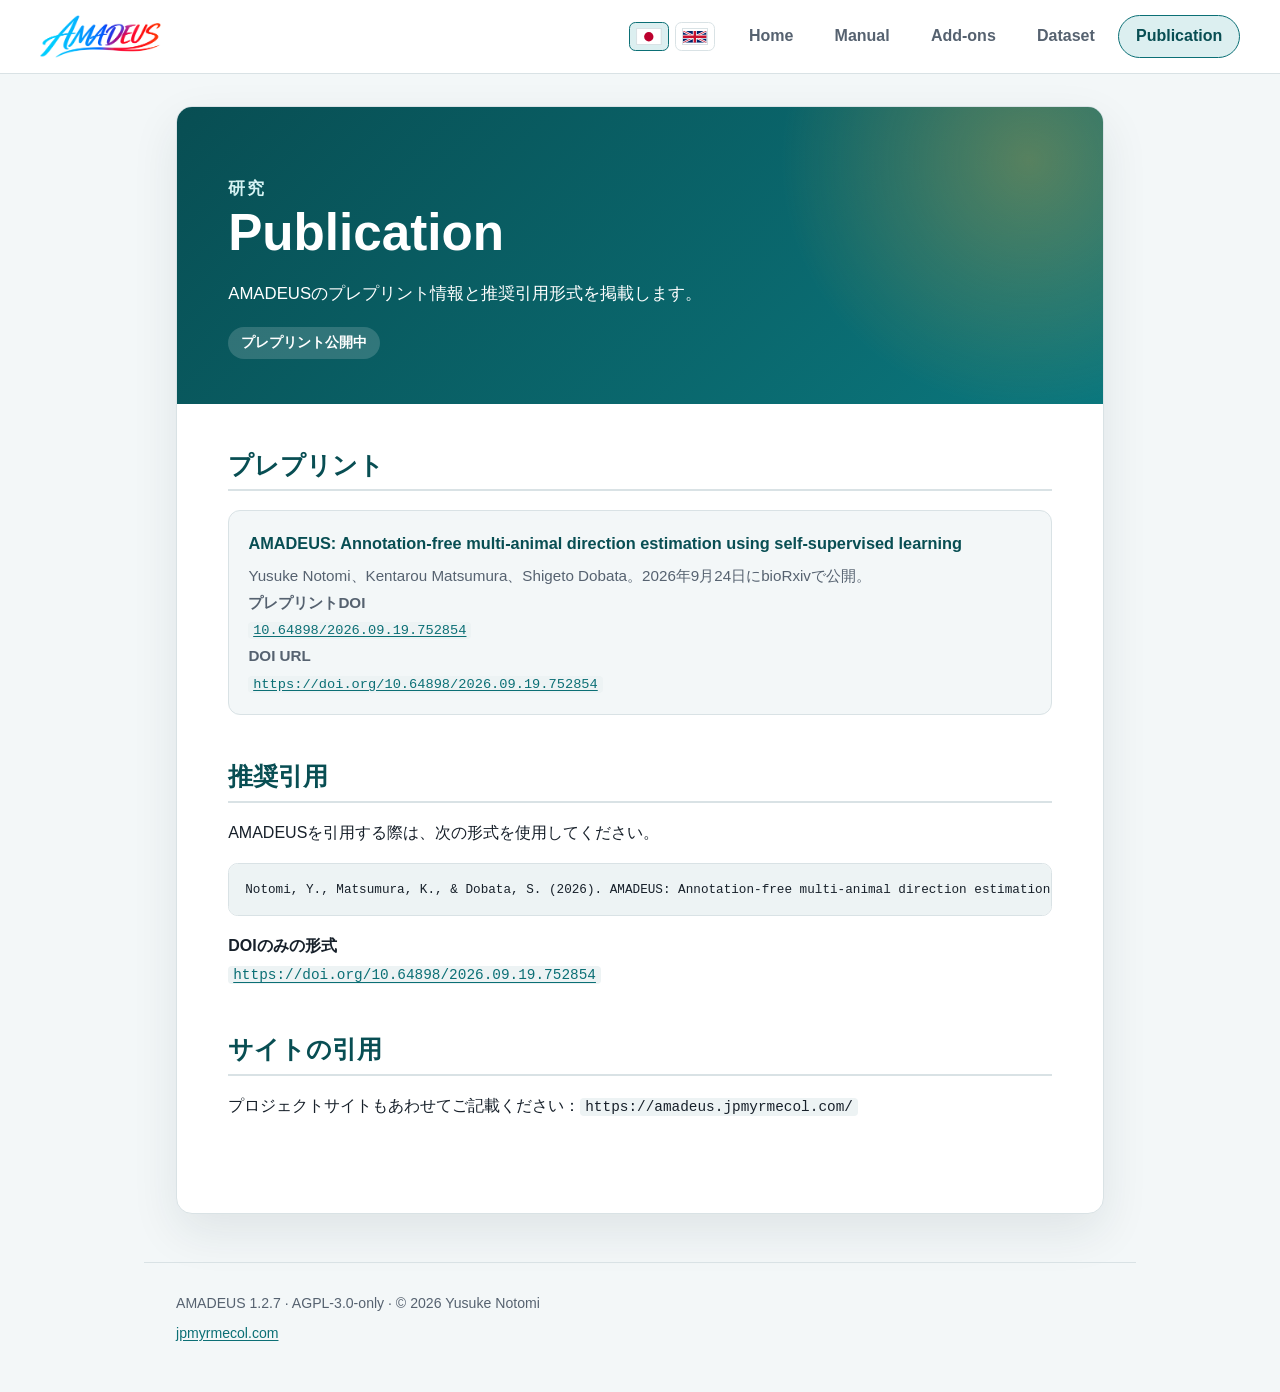
<file: jp/publication.html>
<!doctype html>
<html lang="ja">
<head>
<meta charset="utf-8">
<meta name="viewport" content="width=device-width, initial-scale=1">
<script>
if (location.hostname === "jpmyrmecol.github.io") {
  location.replace("https://amadeus.jpmyrmecol.com"
    + location.pathname.replace(/^\/AMADEUS-site\/?/i, "/") + location.search + location.hash);
}
</script>
<title>Publication — AMADEUS</title>
<meta name="description" content="AMADEUSのプレプリントDOIと推奨引用形式です。">
<link rel="canonical" href="https://amadeus.jpmyrmecol.com/jp/publication.html">
<link rel="alternate" hreflang="en" href="https://amadeus.jpmyrmecol.com/publication.html">
<link rel="alternate" hreflang="ja" href="https://amadeus.jpmyrmecol.com/jp/publication.html">
<link rel="alternate" hreflang="x-default" href="https://amadeus.jpmyrmecol.com/publication.html">
<link rel="icon" href="/assets/icon.png">
<link rel="stylesheet" href="/site.css?v=6">
<link rel="stylesheet" href="/background-video.css?v=7">
<script src="/background-video.js?v=9" defer></script>
</head>
<body>
<a class="skip-link" href="#content">本文へ移動</a>

<header class="topbar"><a class="topbar-brand" href="/jp/"><img src="/assets/wordmark.png" alt="AMADEUS" width="116" height="42"></a><div class="navgroup"><div class="langs" role="group" aria-label="言語"><a href="/jp/publication.html" lang="ja" hreflang="ja" title="日本語" aria-label="日本語" aria-current="true"><svg viewBox="0 0 900 600" width="26" height="18" aria-hidden="true"><path fill="#fff" d="M0 0h900v600H0z"/><circle fill="#bc002d" cx="450" cy="300" r="180"/></svg></a><a href="/publication.html" lang="en" hreflang="en" title="English" aria-label="English"><svg viewBox="0 0 60 30" width="26" height="18" aria-hidden="true"><clipPath id="uk-flag"><path d="M0 0h60v30H0z"/></clipPath><g clip-path="url(#uk-flag)"><path fill="#012169" d="M0 0h60v30H0z"/><path d="m0 0 60 30m0-30L0 30" stroke="#fff" stroke-width="6"/><path d="m0 0 60 30m0-30L0 30" stroke="#c8102e" stroke-width="2"/><path d="M30 0v30M0 15h60" stroke="#fff" stroke-width="10"/><path d="M30 0v30M0 15h60" stroke="#c8102e" stroke-width="6"/></g></svg></a></div><nav class="tabs" aria-label="サイト内メニュー"><a href="/jp/">Home</a><a href="/jp/manual.html">Manual</a><a href="/jp/addons.html">Add-ons</a><a href="/jp/dataset.html">Dataset</a><a href="/jp/publication.html" aria-current="page">Publication</a></nav></div></header>

<div class="wrap">
<main class="card" id="content">

  <div class="hero">
    <p class="eyebrow">研究</p>
    <h1>Publication</h1>
    <p>AMADEUSのプレプリント情報と推奨引用形式を掲載します。</p>
    <a class="pill" href="https://doi.org/10.64898/2026.09.19.752854" target="_blank" rel="noopener noreferrer">プレプリント公開中</a>
  </div>

  <div class="body">

  <section id="preprint">
    <h2>プレプリント</h2>
    <div class="cards">
      <article>
        <h3>AMADEUS: Annotation-free multi-animal direction estimation using self-supervised learning</h3>
        <p>Yusuke Notomi、Kentarou Matsumura、Shigeto Dobata。2026年9月24日にbioRxivで公開。</p>
        <p><strong>プレプリントDOI</strong><br><a href="https://doi.org/10.64898/2026.09.19.752854" target="_blank" rel="noopener noreferrer"><code>10.64898/2026.09.19.752854</code></a></p>
        <p><strong>DOI URL</strong><br><a href="https://doi.org/10.64898/2026.09.19.752854" target="_blank" rel="noopener noreferrer"><code>https://doi.org/10.64898/2026.09.19.752854</code></a></p>
      </article>
    </div>
  </section>

  <section id="citation">
    <h2>推奨引用</h2>
    <p>AMADEUSを引用する際は、次の形式を使用してください。</p>
    <pre><code>Notomi, Y., Matsumura, K., &amp; Dobata, S. (2026). AMADEUS: Annotation-free multi-animal direction estimation using self-supervised learning. bioRxiv. https://doi.org/10.64898/2026.09.19.752854</code></pre>
    <p><strong>DOIのみの形式</strong><br><a href="https://doi.org/10.64898/2026.09.19.752854" target="_blank" rel="noopener noreferrer"><code>https://doi.org/10.64898/2026.09.19.752854</code></a></p>
  </section>

  <section id="site-citation">
    <h2>サイトの引用</h2>
    <p>プロジェクトサイトもあわせてご記載ください：<code>https://amadeus.jpmyrmecol.com/</code></p>
  </section>

  </div>
</main>
</div>

<footer class="site">
  <p>AMADEUS 1.2.7 · AGPL-3.0-only · © 2026 Yusuke Notomi</p>
  <p><a href="https://jpmyrmecol.com/" target="_blank" rel="noopener noreferrer">jpmyrmecol.com</a></p>
</footer>
</body>
</html>
</file>
<file: site.css>
/* AMADEUS site -- shares the visual language of the HTML manuals. */
:root {
  color-scheme: light;
  --ink: #17202a;
  --muted: #566270;
  --paper: #ffffff;
  --soft: #f3f7f8;
  --line: #d9e2e5;
  --brand: #0b6f75;
  --brand-dark: #084e53;
  --accent: #e6a83c;
  --code: #edf3f4;
  --shadow: 0 18px 48px rgba(18, 45, 52, 0.09);
  --topbar-h: 4.6rem;
}

* { box-sizing: border-box; }
html { scroll-behavior: smooth; background: var(--soft); }

body {
  margin: 0;
  background: var(--soft);
  color: var(--ink);
  font-family: -apple-system, BlinkMacSystemFont, "Segoe UI", "Noto Sans JP",
    "Yu Gothic UI", Meiryo, sans-serif;
  line-height: 1.75;
}

a { color: var(--brand); text-underline-offset: 0.16em; }
a:hover { color: var(--brand-dark); }

.skip-link {
  position: fixed; top: 0.5rem; left: 0.5rem; z-index: 30;
  padding: 0.55rem 0.8rem; background: var(--ink); color: white;
  transform: translateY(-150%);
}
.skip-link:focus { transform: none; }

/* ---------- top bar with the site tabs ---------- */
.topbar {
  position: sticky; top: 0; z-index: 20;
  display: flex; align-items: center; gap: 1.5rem;
  height: var(--topbar-h);
  padding: 0 clamp(0.9rem, 4vw, 2.5rem);
  border-bottom: 1px solid var(--line);
  background: rgba(255, 255, 255, 0.94);
}

.topbar-brand { display: inline-flex; align-items: center; text-decoration: none; }
.topbar-brand img { height: 2.7rem; width: auto; display: block; }

.navgroup { display: flex; align-items: center; gap: 1rem; margin-left: auto; }

.langs { display: flex; gap: 0.4rem; }
.langs a {
  display: inline-flex; align-items: center; justify-content: center;
  width: 2.5rem; height: 1.85rem;
  border: 1px solid var(--line); border-radius: 0.4rem; background: var(--paper);
  transition: background .15s, border-color .15s;
}
.langs a:hover { background: #eaf3f4; border-color: var(--brand); }
.langs a[aria-current="true"] { background: #dceff0; border-color: var(--brand); }
.langs svg { width: 1.6rem; height: 1.1rem; display: block; border: 1px solid var(--line); }
.langs a:focus-visible { outline: 3px solid var(--accent); outline-offset: 3px; }

.tabs { display: flex; gap: 0.35rem; }
.tabs a {
  padding: 0.42rem 1.05rem;
  border: 1px solid transparent; border-radius: 999px;
  color: var(--muted); text-decoration: none; font-weight: 600;
  white-space: nowrap;
}
.tabs a:hover { background: var(--soft); color: var(--brand-dark); }
.tabs a[aria-current="page"] {
  border-color: var(--brand); background: #dceff0; color: var(--brand-dark);
}
.tabs a:focus-visible, .topbar-brand:focus-visible {
  outline: 3px solid var(--accent); outline-offset: 3px;
}

/* ---------- page shell ---------- */
.wrap { max-width: 62rem; margin: 2rem auto 3rem; padding: 0 clamp(0.9rem, 4vw, 2rem); }

main.card {
  padding: 0 0 3rem;
  border: 1px solid var(--line); border-radius: 1rem;
  background: var(--paper); box-shadow: var(--shadow);
  overflow: hidden;
}

.hero {
  padding: 3.2rem clamp(1.2rem, 4vw, 3.4rem) 2.8rem;
  background:
    radial-gradient(circle at 92% 18%, rgba(230, 168, 60, 0.35), transparent 28%),
    linear-gradient(135deg, #084e53, #0b777d);
  color: white;
}
.eyebrow {
  margin: 0 0 0.4rem; color: #d6f3f3; font-weight: 700;
  letter-spacing: 0.08em; text-transform: uppercase; font-size: 0.85rem;
}
.hero h1 { margin: 0; color: white; font-size: clamp(2rem, 5vw, 3.2rem); line-height: 1.16; }
.hero p { max-width: 46rem; margin: 1rem 0 0; font-size: 1.05rem; }
.hero .pill {
  color: #fff; text-decoration: none;
  display: inline-block; margin-top: 1.2rem; padding: 0.25rem 0.8rem;
  border-radius: 999px; background: rgba(255, 255, 255, 0.16);
  font-size: 0.85rem; font-weight: 700;
}

.body { padding: 0 clamp(1.2rem, 4vw, 3.4rem); }

section { scroll-margin-top: calc(var(--topbar-h) + 1rem); margin: 2.8rem 0; }
h2 {
  margin: 0 0 1rem; padding-bottom: 0.45rem;
  border-bottom: 2px solid var(--line);
  color: var(--brand-dark); font-size: 1.55rem; line-height: 1.35;
}
h3 { margin: 1.7rem 0 0.6rem; color: var(--brand-dark); font-size: 1.1rem; }
p { margin: 0.7rem 0; }
ol, ul { padding-left: 1.5rem; }
li + li { margin-top: 0.35rem; }
.lead { font-size: 1.06rem; }

.note {
  margin: 1rem 0; padding: 0.85rem 1rem;
  border-left: 4px solid var(--accent); border-radius: 0.35rem;
  background: #fff8e9;
}

.cards { display: grid; gap: 1rem; grid-template-columns: repeat(auto-fit, minmax(15rem, 1fr)); margin: 1.2rem 0; }
.cards article {
  padding: 1.1rem 1.2rem;
  border: 1px solid var(--line); border-radius: 0.75rem; background: var(--soft);
}
#about .cards article {
  transition: transform 0.16s ease, box-shadow 0.16s ease, border-color 0.16s ease;
}
@media (hover: hover) and (pointer: fine) {
  #about .cards article:hover {
    transform: translateY(-2px);
    border-color: #cbd9dc;
    box-shadow: 0 6px 16px rgba(18, 45, 52, 0.08);
  }
}
@media (prefers-reduced-motion: reduce) {
  #about .cards article { transition: none; }
  #about .cards article:hover { transform: none; }
}
.cards h3 { margin: 0 0 0.35rem; font-size: 1.02rem; }
.cards p { margin: 0; color: var(--muted); font-size: 0.95rem; }

.table-wrap { margin: 1rem 0; overflow-x: auto; border: 1px solid var(--line); border-radius: 0.65rem; }
table { width: 100%; border-collapse: collapse; background: var(--paper); font-size: 0.94rem; }
th, td { padding: 0.7rem 0.8rem; border-bottom: 1px solid var(--line); text-align: left; vertical-align: top; }
th { background: #eaf3f4; color: var(--brand-dark); white-space: nowrap; }
tr:last-child td { border-bottom: 0; }
td { overflow-wrap: anywhere; }

code {
  padding: 0.08em 0.35em; border-radius: 0.25rem; background: var(--code);
  font-family: "Cascadia Mono", Consolas, monospace; font-size: 0.9em;
  overflow-wrap: anywhere;
}
pre {
  margin: 1rem 0; padding: 0.9rem 1rem; overflow-x: auto;
  border: 1px solid var(--line); border-radius: 0.6rem; background: var(--code);
  font-family: "Cascadia Mono", Consolas, monospace; font-size: 0.88rem; line-height: 1.6;
}
pre code { padding: 0; background: none; }

.links { display: flex; flex-wrap: wrap; gap: 0.65rem; margin: 1.2rem 0; }
.links a {
  display: inline-block; padding: 0.5rem 0.9rem;
  border: 1px solid var(--line); border-radius: 0.5rem; background: var(--soft);
  text-decoration: none; font-weight: 600;
}
.links a:hover { border-color: var(--brand); background: #eaf3f4; }
.links a.primary { border-color: #075e64; background: #075e64; color: white; }
.links a.primary:hover { background: var(--brand); }

.status {
  display: inline-block; padding: 0.2rem 0.7rem; border-radius: 999px;
  background: #fff1d6; color: #8a5b09; font-size: 0.82rem; font-weight: 700;
}

footer.site {
  max-width: 62rem; margin: 0 auto 3rem;
  padding: 1.4rem clamp(0.9rem, 4vw, 2rem) 0;
  border-top: 1px solid var(--line);
  color: var(--muted); font-size: 0.88rem;
}
footer.site p { margin: 0.35rem 0; }

@media (max-width: 720px) {
  .topbar {
    display: grid;
    grid-template-columns: minmax(0, 1fr) auto;
    grid-template-areas:
      "brand langs"
      "tabs tabs";
    align-items: center;
    column-gap: 0.75rem;
    row-gap: 0.7rem;
    height: auto;
    padding-top: 0.6rem;
    padding-bottom: 0.6rem;
  }
  .topbar-brand { grid-area: brand; }
  .navgroup { display: contents; }
  .langs { grid-area: langs; justify-self: end; }
  .tabs { grid-area: tabs; width: 100%; flex-wrap: wrap; }
  .tabs a { flex: 1; text-align: center; padding-inline: 0.5rem; }
  .wrap { margin-top: 0; padding: 0; }
  main.card { border-radius: 0; border-inline: 0; }
}

/* Wrap the five site tabs on narrow desktop screens. */
@media (min-width: 721px) and (max-width: 900px) {
  .topbar { display:grid; grid-template-columns:minmax(0,1fr) auto; grid-template-areas:"brand langs" "tabs tabs"; height:auto; row-gap:0.35rem; padding-block:0.5rem; }
  .topbar-brand { grid-area:brand; }
  .navgroup { display:contents; }
  .langs { grid-area:langs; justify-self:end; }
  .tabs { grid-area:tabs; justify-content:center; }
}
</file>
<file: install-tabs.css>
/* Native radio controls keep OS selection usable without JavaScript. */
.install-os-tabs {
  position: relative;
  display: grid;
  grid-template-columns: repeat(3, minmax(0, 1fr));
  margin: 1rem 1rem .7rem;
}
.install-os-tabs > .install-os-choice {
  position: absolute;
  width: 1px;
  height: 1px;
  padding: 0;
  overflow: hidden;
  clip-path: inset(50%);
  white-space: nowrap;
}
.install-os-tabs > label {
  display: block;
  padding: .8rem .4rem;
  text-align: center;
  font-weight: 600;
  cursor: pointer;
  color: #52666b;
  border-bottom: 3px solid #dbe5e7;
}
.install-os-tabs > label:hover { background: #edf5f5; }
.install-os-tabs > input:checked + label {
  color: #075e64;
  border-bottom-color: #075e64;
  background: #eaf3f4;
}
.install-os-tabs > input:focus-visible + label {
  outline: 2px solid #075e64;
  outline-offset: -4px;
}
.install-os-tabs > .install-os-panel {
  display: none;
  grid-column: 1 / -1;
  min-width: 0;
  padding: .3rem 0;
}
#launch-os-windows:checked ~ .install-os-windows,
#launch-os-macos:checked ~ .install-os-macos,
#launch-os-linux:checked ~ .install-os-linux,
#install-os-windows:checked ~ .install-os-windows,
#install-os-macos:checked ~ .install-os-macos,
#install-os-linux:checked ~ .install-os-linux,
#uninstall-os-windows:checked ~ .install-os-windows,
#uninstall-os-macos:checked ~ .install-os-macos,
#uninstall-os-linux:checked ~ .install-os-linux { display: block; }
.install-os-panel pre { overflow-x: auto; }

.installer-downloads {
  display: grid;
  grid-template-columns: repeat(3, minmax(0, 1fr));
  gap: .6rem;
  margin: 1.2rem 0;
}
.installer-downloads > a {
  display: block;
  padding: .9rem .3rem;
  border-radius: .55rem;
  background: #075e64;
  color: #fff;
  text-align: center;
  text-decoration: none;
  font-weight: 700;
}
.installer-downloads > a:hover { background: #03464b; color: #fff; }
.installer-downloads > a:focus-visible { outline: 3px solid #d49a24; outline-offset: 3px; }
.installer-downloads span { display: block; margin-top: .25rem; font-size: .75rem; font-weight: 400; }

/* Standalone manual command blocks. Inline <code> remains untouched. */
.manual-command-block {
  position: relative;
  max-width: 100%;
  min-width: 0;
  margin: .85rem 0 1rem;
}
.manual-command-block > pre {
  margin: 0;
  padding: 1rem 7.6rem 1rem .85rem;
  overflow-x: auto;
  white-space: pre;
  background: #edf3f4;
  color: #17202a;
  border: 1px solid #d9e2e5;
  border-radius: .5rem;
}
.manual-command-block > pre > code {
  padding: 0;
  background: transparent;
  border-radius: 0;
  white-space: inherit;
  overflow-wrap: normal;
  word-break: normal;
}
.manual-command-copy {
  position: absolute;
  top: .45rem;
  right: .45rem;
  min-width: 5.9rem;
  padding: .35rem .55rem;
  border: 1px solid #0b6f75;
  border-radius: .35rem;
  background: #fff;
  color: #084e53;
  font: inherit;
  font-size: .8rem;
  font-weight: 600;
  line-height: 1.3;
  cursor: pointer;
}
.manual-command-copy:hover { background: #eaf3f4; }
.manual-command-copy:focus-visible {
  outline: 2px solid #0b6f75;
  outline-offset: 2px;
}
.manual-command-copy:disabled { cursor: default; opacity: .8; }
</file>
<file: background-video.css>
/* Responsive tracking-video background for AMADEUS pages. */
.site-background-video,
.site-background-poster {
  position: fixed;
  left: 0;
  top: var(--site-background-top, 4.6rem);
  width: 100vw;
  height: calc(100vh - var(--site-background-top, 4.6rem));
  object-fit: cover;
  object-position: center center;
  background: #f3f7f8;
  pointer-events: none;
  z-index: 0;
}

.site-background-hitarea {
  position: fixed;
  left: 0;
  top: var(--site-background-top, 4.6rem);
  width: 100vw;
  height: calc(100vh - var(--site-background-top, 4.6rem));
  margin: 0;
  padding: 0;
  border: 0;
  background: transparent;
  cursor: pointer;
  z-index: 0;
}

.site-background-hitarea:focus-visible {
  outline: 3px solid #e6a83c;
  outline-offset: -6px;
}

body.site-background-active > .wrap,
body.site-background-active > .layout,
body.site-background-active > footer.site {
  position: relative;
  z-index: 1;
}

body.site-background-active > footer.site {
  background: rgba(243, 247, 248, 0.96);
}

.site-mobile-demo {
  display: none;
  position: relative;
  width: 100%;
}

.site-mobile-demo.is-visible {
  display: block;
}

.site-mobile-demo__video {
  display: block;
  width: 100%;
  height: auto;
}

.site-mobile-demo.is-manual-playback {
  cursor: pointer;
}

.site-mobile-demo.is-manual-playback:focus-visible {
  outline: 3px solid #e6a83c;
  outline-offset: -4px;
}

.site-mobile-demo.is-manual-playback .site-mobile-demo__video {
  aspect-ratio: 2 / 3;
  object-fit: cover;
}

.site-demo-control {
  position: absolute;
  display: block;
  color: #084e53;
  pointer-events: none;
  z-index: 3;
}

.site-demo-control.is-hidden {
  display: none;
}

.site-demo-control--background {
  position: fixed;
  transform: translate(-50%, -50%);
}

.site-demo-control--mobile {
  left: 50%;
  top: 50%;
  transform: translate(-50%, -50%);
}

.site-demo-control__disc {
  display: grid;
  place-items: center;
  width: 84px;
  height: 84px;
  border: 2px solid rgba(8, 78, 83, 0.28);
  border-radius: 50%;
  background: rgba(255, 255, 255, 0.5);
  box-shadow: 0 8px 28px rgba(18, 45, 52, 0.24);
}

.site-demo-control__icon::before {
  content: "";
  display: block;
  width: 0;
  height: 0;
  margin-left: 6px;
  border-top: 15px solid transparent;
  border-bottom: 15px solid transparent;
  border-left: 24px solid currentColor;
}

@media print {
  .site-background-video,
  .site-background-poster,
  .site-background-hitarea,
  .site-demo-control {
    display: none !important;
  }
}
</file>
